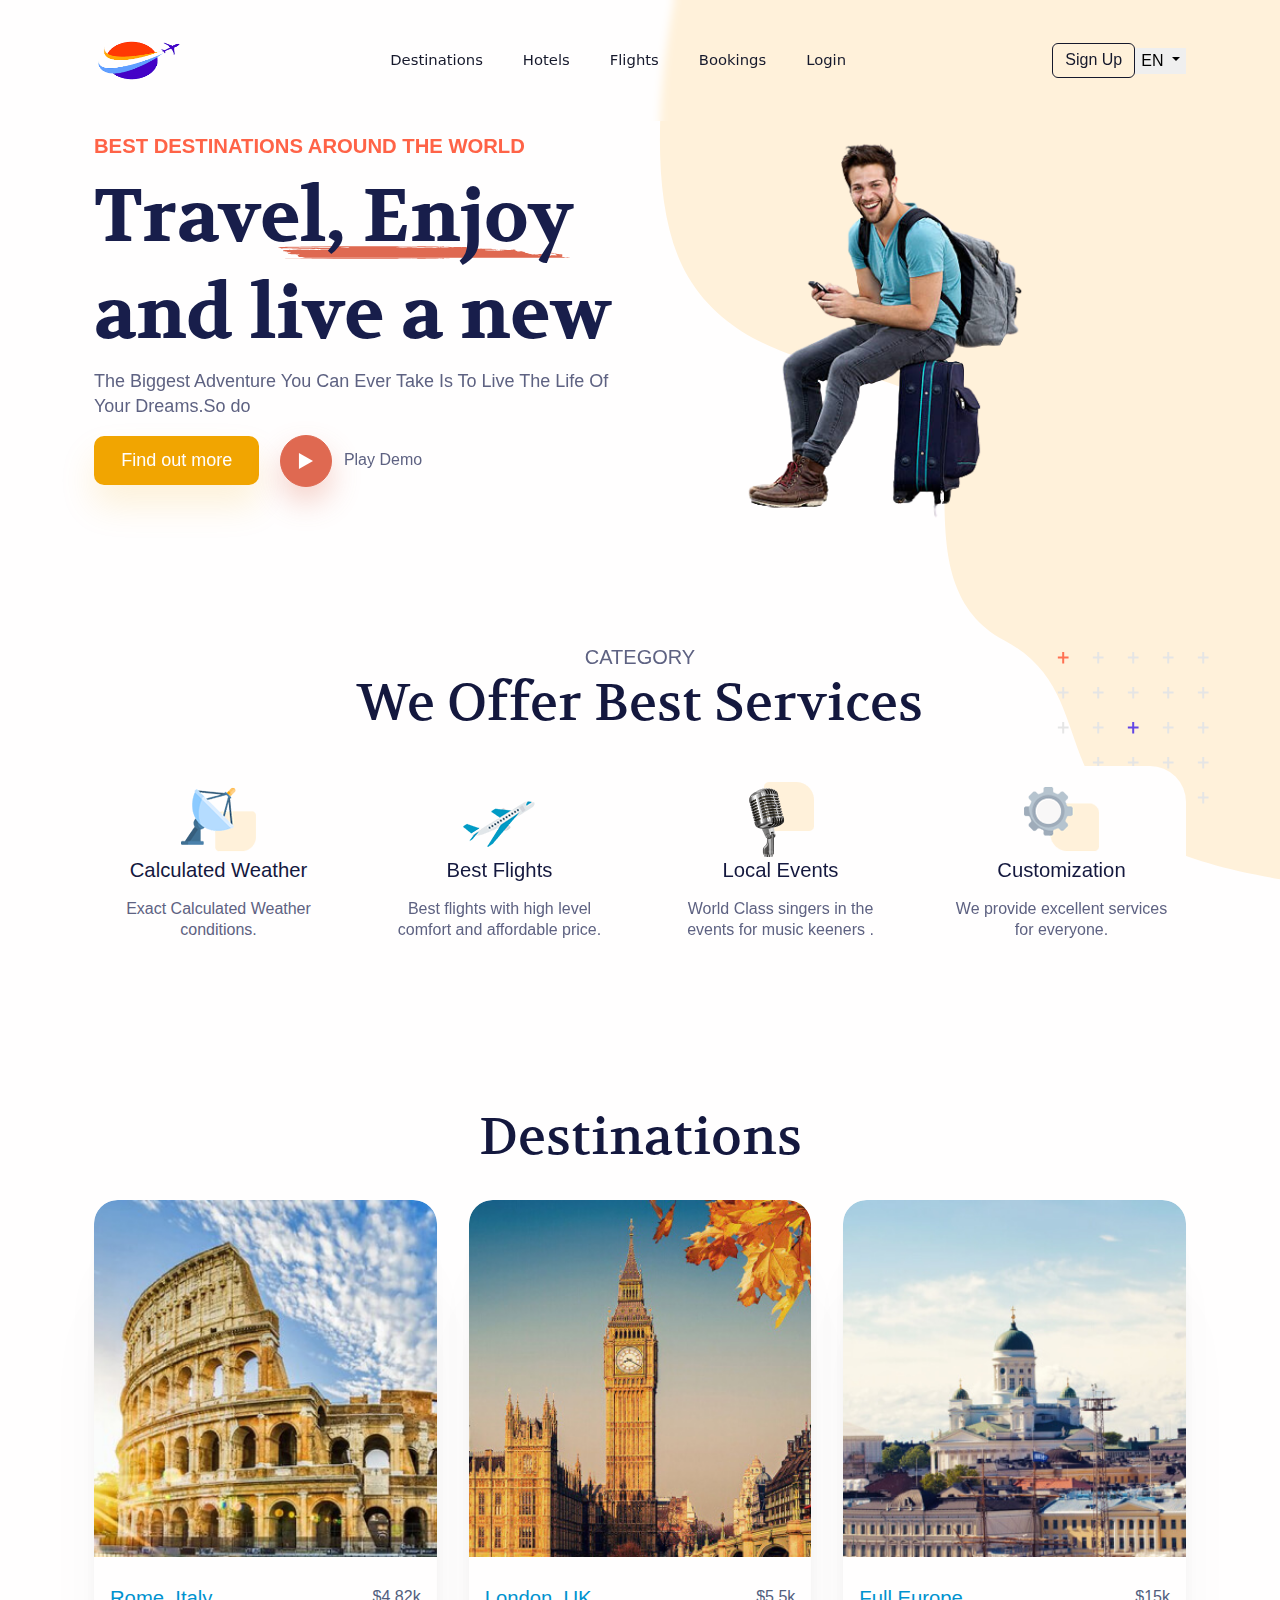
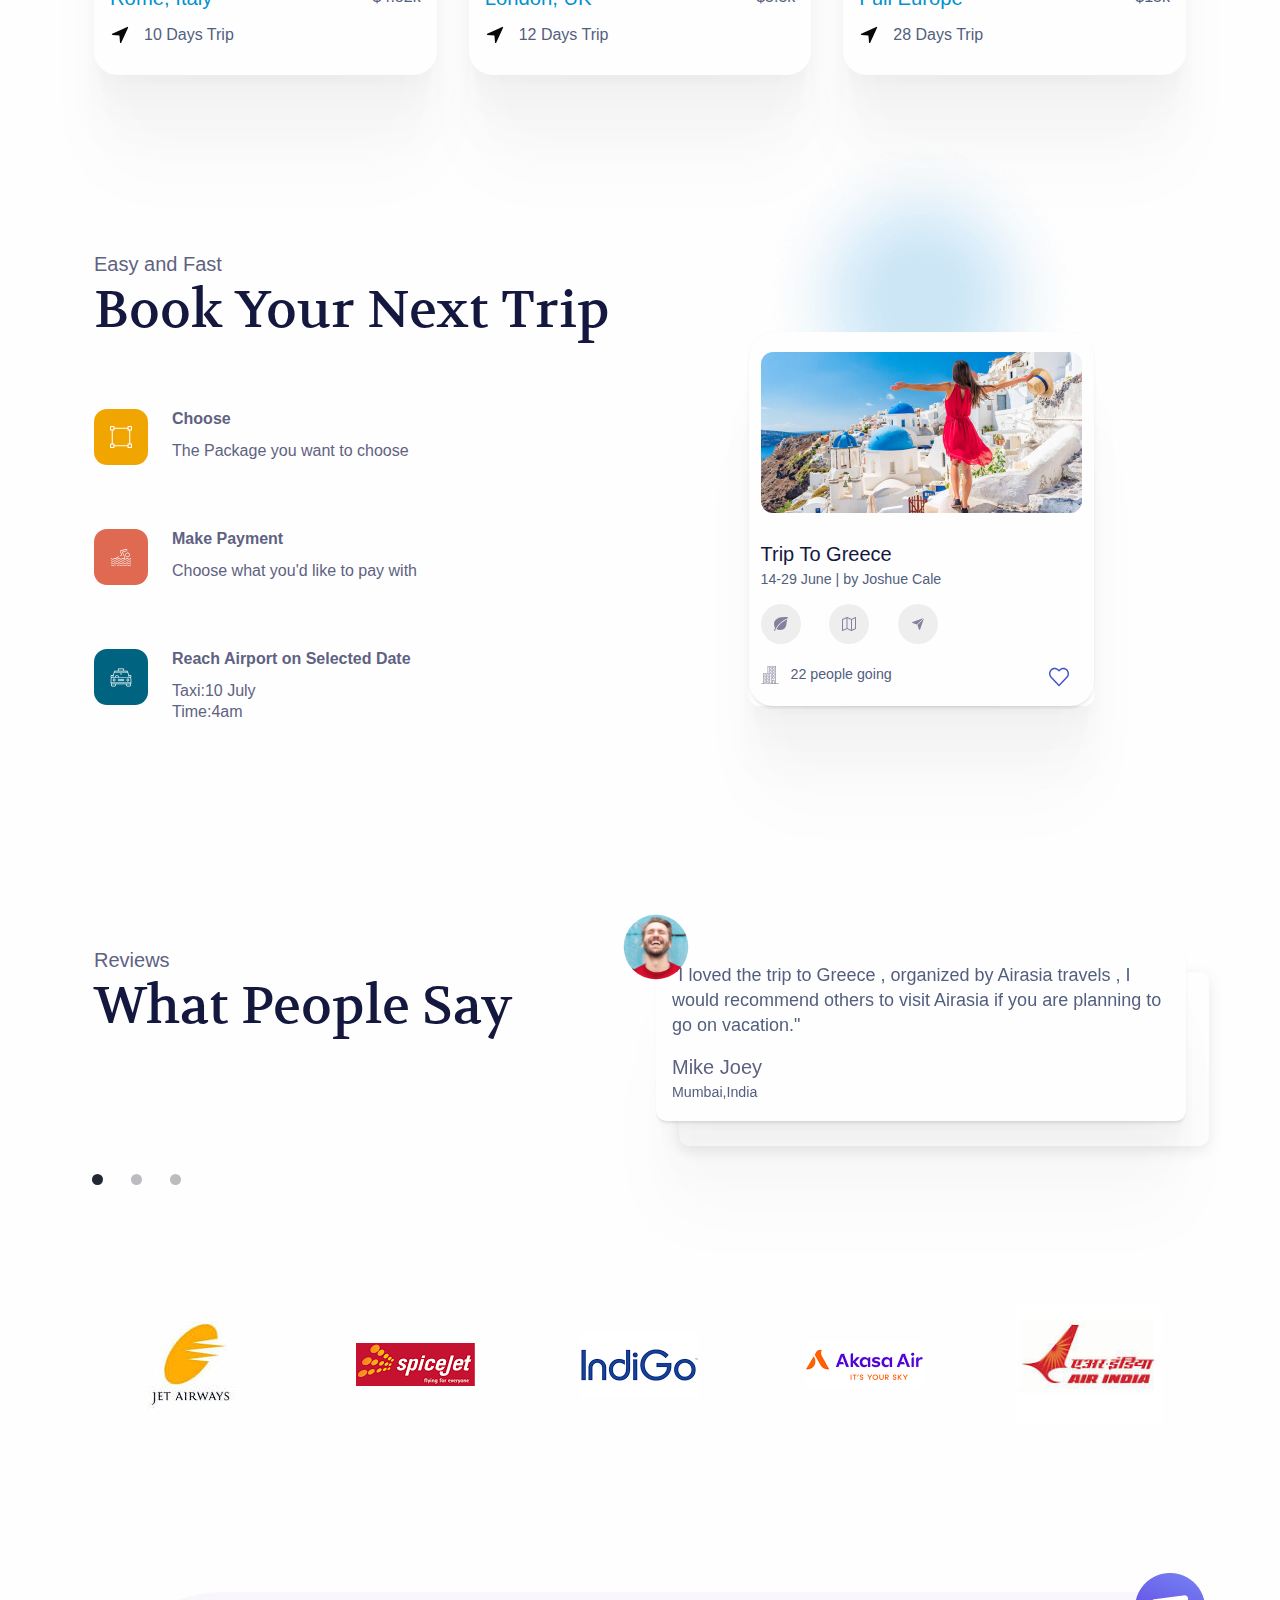
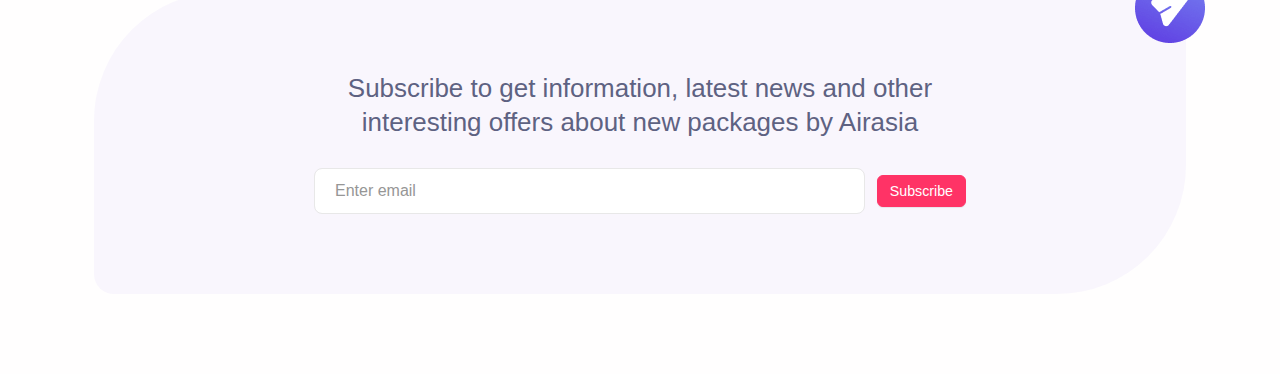
<file: index.html>
<!DOCTYPE html>
<html>

<head>
  <title>Airasia Tours and Travels</title>
  <!-- CSS only -->
  <link rel="stylesheet" href="assets/css/main.css">
  <link rel="stylesheet" href="assets/css/utilities.css">
  <link rel="stylesheet" href="assets/css/style.css">
  <link rel="preconnect" href="https://fonts.googleapis.com">
  <link rel="preconnect" href="https://fonts.gstatic.com" crossorigin>
  <link href="https://fonts.googleapis.com/css2?family=Volkhov:wght@700&display=swap" rel="stylesheet">
</head>

<body>
  <nav class="navbar navbar-expand-lg navbar-light backdrop  fixed-top py-5 d-block"
    data-navbar-on-scroll="data-navbar-on-scroll">

    <div class="container"><a class="navbar-brand" href="#"><img src="./assets/img/logo2-removebg-preview.png" alt="logo" class="logo"></a>
      <button class="navbar-toggler" type="button" data-bs-toggle="collapse" data-bs-target="#navbarSupportedContent"
        aria-controls="navbarSupportedContent" aria-expanded="false" aria-label="Toggle navigation"><span
          class="navbar-toggler-icon"></span>
      </button>
      <div class="collapse navbar-collapse border-top border-lg-0 mt-4 mt-lg-0" id="navbarSupportedContent">
        <ul class="navbar-nav mx-auto font-base mb-2 mb-lg-0 ">
          <li class="nav-item">
            <a class="nav-link  " aria-current="page" href="#">Destinations</a>
          </li>
          <li class="nav-item">
            <a class="nav-link  " aria-current="page" href="#">Hotels</a>
          </li>
          <li class="nav-item">
            <a class="nav-link  " aria-current="page" href="#">Flights</a>
          </li>
          <li class="nav-item">
            <a class="nav-link  " aria-current="page" href="#">Bookings</a>
          </li>

          <li class="nav-item">
            <a class="nav-link " aria-current="page" href="#">Login</a>
          </li>

        </ul>

        <form class="d-flex" role="search">

          <button class="btn btn-outline-dark" type="submit">Sign Up</button>
        </form>
        <div class="language-switch dropdown">
          <button class="dropdown-toggle" type="button" id="dropdownMenuButton1" data-bs-toggle="dropdown"
            aria-expanded="false">
            EN
          </button>
          <ul class="dropdown-menu" aria-labelledby="dropdownMenuButton1">
            <li><a class="dropdown-item" href="#" >EN</a></li>
            <li><a class="dropdown-item" href="#">FR</a></li>
          </ul>
        </div>
      </div>
    </div>
  </nav>


  <section class="pt-24">
    <div class="background-back" style="background-image:url(./assets/img/hero-bg.svg);">
    </div>
    <div class="container">
      <div class="row align-items-center">
        <div class="col-md-5 col-lg-6 order-0 order-md-1 text-end">
          <img class="pt-7 pt-md-0 hero-img" src="./assets/img/man_travelling-removebg-preview.png" alt="hero-header">
        </div>
        <div class="col-md-7 col-lg-6 text-md-start text-center py-6">
          <h4 class="font-bold text-orange mb-3">BEST DESTINATIONS AROUND THE WORLD</h4>
          <h1 class="title1">Travel, Enjoy
            and live a new</h1>
          <p class="mb-4 font-semibold">The Biggest Adventure You Can Ever Take Is To Live The Life Of Your Dreams.So do </p>
          <div class="text-center text-md-start"> <a
              class="btn btn-yellow btn-lg me-md-4 mb-3 mb-md-0 border-0 primary-btn-shadow">
              Find out more
            </a>
            <div class="w-100 d-block d-md-none"></div><span
              class="btn btn-play rounded-circle round-btn-lg playbutton me-3"> <img src="./assets/img/play.svg"
                width="15"></span></a><span class="font-semibold">Play Demo</span>
          </div>
        </div>
      </div>
    </div>

  </section>


  <section class="pt-5 pt-md-9 " id="service">

    <div class="container">
      <div class="position-absolute z-index--1 end-0 d-none d-lg-block"><img src="./assets/img/shape (1).svg"
          style="max-width: 200px" alt="service"></div>
      <div class="mb-7 text-center">
        <h5 class="text-secondary">CATEGORY </h5>
        <h1 class="fs-xl-10 fs-lg-8 fs-7 font ">We Offer Best Services</h1>
      </div>
      <div class="row">
        <div class="col-lg-3 col-sm-6 mb-12">
          <div class="card  shadow-hover rounded-5 text-center align-items-center">
            <div class="card-body p-xxl-5 p-4"> <img src="./assets/img/icon1.png" width="75" alt="Service">
              <h4 class="mb-4">Calculated Weather</h4>
              <h6 class="mb-0 font-semibold servicetext">Exact Calculated Weather conditions.
              </h6>
            </div>
          </div>
        </div>
        <div class="col-lg-3 col-sm-6 mb-12">
          <div class="card  shadow-hover rounded-5 text-center align-items-center">
            <div class="card-body p-xxl-5 p-4"> <img src="./assets/img/icon2.png" width="75" alt="Service">
              <h4 class="mb-4">Best Flights</h4>
              <h6 class="mb-0 font-semibold servicetext">Best flights with high level comfort and affordable price.
              </h6>
            </div>
          </div>
        </div>
        <div class="col-lg-3 col-sm-6 mb-12">
          <div class="card  shadow-hover rounded-5 text-center align-items-center">
            <div class="card-body p-xxl-5 p-4"> <img src="./assets/img/icon3.png" width="75" alt="Service">
              <h4 class="mb-4">Local Events</h4>
              <h6 class="mb-0 font-semibold servicetext">World Class singers in the events for music keeners .</h6>
            </div>
          </div>
        </div>
        <div class="col-lg-3 col-sm-6 mb-12">
          <div class="card shadow-hover rounded-5 text-center align-items-center">
            <div class="card-body p-xxl-5 p-4"> <img src="./assets/img/icon4.png" width="75" alt="Service">
              <h4 class="mb-4">Customization</h4>
              <h6 class="mb-0 font-semibold servicetext">We provide excellent services for everyone.
              </h6>
            </div>
          </div>
        </div>
      </div>

    </div>

  </section>


  <section class="pt-5" id="destination">

    <div class="container py-20">
      <div class="position-absolute end-0 bottom-10  d-none d-xl-block ms-xl-n24"></div>
      <div class="mb-7 text-center">
        <h3 class="fs-xl-10 fs-lg-8 fs-7 font ">Destinations</h3>
      </div>
      <div class="row">
        <div class="col-md-4 mb-4">
          <div class="card overflow-hidden shadowlocation"> <img class="card-img-top" src="./assets/img/dest1.jpg"
              alt="Rome, Italty">
            <div class="card-body py-7 px-4">
              <div class="d-flex flex-column flex-lg-row justify-content-between mb-3">
                <h4 class="text-secondary fw-medium"><a class="link-900 text-decoration-none text-hover" href="#!">Rome,
                    Italy</a></h4><span class="fs-1 fw-medium">$4.82k</span>
              </div>
              <div class="d-flex align-items-center"> <img src="./assets/img/navigation.svg" style="margin-right: 14px"
                  width="20" alt="navigation"><span class="fs-0 fw-medium">10 Days Trip</span></div>
            </div>
          </div>
        </div>
        <div class="col-md-4 mb-4">
          <div class="card overflow-hidden shadowlocation"> <img class="card-img-top" src="./assets/img/dest2.jpg"
              alt="London, UK">
            <div class="card-body py-7 px-4">
              <div class="d-flex flex-column flex-lg-row justify-content-between mb-3">
                <h4 class="text-secondary fw-medium"><a class="link-900 text-decoration-none text-hover"
                    href="#!">London, UK</a></h4><span class="fs-1 fw-medium">$5.5k</span>
              </div>
              <div class="d-flex align-items-center"> <img src="./assets/img/navigation.svg" style="margin-right: 14px"
                  width="20" alt="navigation"><span class="fs-0 fw-medium">12 Days Trip</span></div>
            </div>
          </div>
        </div>
        <div class="col-md-4 mb-4">
          <div class="card overflow-hidden shadowlocation"> <img class="card-img-top" src="./assets/img/dest3.jpg"
              alt="Full Europe">
            <div class="card-body py-7 px-4">
              <div class="d-flex flex-column flex-lg-row justify-content-between mb-3">
                <h4 class="text-secondary fw-medium"><a class="link-900 text-decoration-none text-hover" href="#!">Full
                    Europe</a></h4><span class="fs-1 fw-medium">$15k</span>
              </div>
              <div class="d-flex align-items-center"> <img src="./assets/img/navigation.svg" style="margin-right: 14px"
                  width="20" alt="navigation"><span class="fs-0 fw-medium">28 Days Trip</span></div>
            </div>
          </div>
        </div>
      </div>
    </div><!-- end of .container-->

  </section>

  <section id="booking">

    <div class="container py-20">
      <div class="row align-items-center">
        <div class="col-lg-6">
          <div class="mb-4 text-start">
            <h5 class="text-secondary">Easy and Fast </h5>
            <h3 class="fs-xl-10 fs-lg-8 fs-7 font mb-16">Book Your Next Trip</h3>
          </div>
          <div class="d-flex align-items-start mb-16">
            <div class="bg-yellow me-sm-6 me-3 p-4" style="border-radius: 13px"> <img src="./assets/img/selection.svg"
                width="22" alt="steps"></div>
            <div class="flex-1">
              <h5 class="text-secondary fs-0 font-bold mb-3">Choose</h5>
              <h6 class="h6bold servicetext">The Package you want to choose</h6>
            </div>
          </div>
          <div class="d-flex align-items-start mb-16">
            <div class="bg-dangor me-sm-6 me-3 p-4" style="border-radius: 13px"> <img src="./assets/img/water-sport.svg"
                width="22" alt="steps"></div>
            <div class="flex-1">
              <h5 class="text-secondary fs-0 font-bold mb-3">Make Payment</h5>
              <h6 class="h6bold servicetext">Choose what you'd like to pay with</h6>
            </div>
          </div>
          <div class="d-flex align-items-start mb-16">
            <div class="bg-cyan me-sm-6 me-3 p-4" style="border-radius: 13px"> <img src="./assets/img/taxi.svg" width="22"
                alt="steps"></div>
            <div class="flex-1">
              <h5 class="text-secondary fs-0 font-bold mb-3">Reach Airport on Selected Date</h5>
              <h6 class="h6bold servicetext">Taxi:10 July <br>Time:4am</h6>
            </div>
          </div>
        </div>
        <div class="col-lg-6 d-flex justify-content-center align-items-start">
          <div class="card position-relative shadow" style="max-width: 370px;">
            <div class="position-absolute z-index-1 me-40 me-xxl-0 bgboost">
              <div class="bg-size"><img src="./assets/img/bg.png" alt="shape"></div>
            </div>
            <div class="card-body p-3 shadowlocation"> <img class="mb-7 mt-2 rounded-3 w-100"
                src="./assets/img/booking-img.jpg" alt="booking">
              <div>
                <h5 class="fw-medium">Trip To Greece</h5>
                <p class="fs--1 mb-3 fw-medium">14-29 June | by Joshue Cale</p>
                <div class="icon-group mb-4"> <span class="btn icon-item"> <img src="./assets/img/leaf.svg"
                      alt=""></span><span class="btn icon-item"> <img src="./assets/img/map.svg" alt=""></span><span
                    class="btn icon-item"> <img src="./assets/img/send.svg" alt=""></span>
                </div>
                <div class="d-flex align-items-center justify-content-between">
                  <div class="d-flex align-items-center mt-n1"><img class="me-3" src="./assets/img/building.svg"
                      width="18" alt="building"><span class="fs--1 fw-medium">22 people going</span></div>
                  <div class="show-onhover position-relative">
                    <div
                      class="card hideEl shadow position-absolute end-0 start-xl-50 bottom-full shadowlocation translate-xl-middle-x ms-3"
                      style="width: 260px;border-radius:18px;">
                      <div class="card-body py-3">
                        <div class="d-flex">
                          <div style="margin-right: 10px"> <img class="rounded-circle"
                              src="./assets/img/favorite-placeholder.png" width="50" alt="favorite"></div>
                          <div>
                            <p class="fs--1 mb-1 fw-medium">Ongoing </p>
                            <h5 class="fw-medium mb-3">Trip to rome</h5>
                            <h6 class="fs--1 fw-medium mb-2"><span>40%</span> completed</h6>
                            <div class="progress" style="height: 6px;">
                              <div class="progress-bar" role="progressbar"  aria-valuenow="25"
                                aria-valuemin="0" aria-valuemax="100"></div>
                            </div>
                          </div>
                        </div>
                      </div>
                    </div>
                    <button class="btn"> <img src="./assets/img/heart.svg" width="20" alt="step"></button>
                  </div>
                </div>
              </div>
            </div>
          </div>
        </div>
      </div>
    </div><!-- end of .container-->

  </section>

  <section id="testimonial ">

    <div class="container py-20">
      <div class="row">
        <div class="col-lg-5">
          <div class="mb-8 text-start">
            <h5 class="text-secondary">Reviews </h5>
            <h3 class="fs-xl-10 fs-lg-8 fs-7 fw-bold font">What People Say</h3>
          </div>
        </div>
        <div class="col-lg-1"></div>
        <div class="col-lg-6">
          <div class="ps-16 ps-10 ps-lg-0">
            <div class="carousel slide carousel-fade position-static" id="testimonialIndicator" data-bs-ride="carousel">
              <div class="carousel-indicators">
                <button class="active" type="button" data-bs-target="#testimonialIndicator" data-bs-slide-to="0"
                  aria-label="Testimonial 0" aria-current="true"></button>
                <button class="false" type="button" data-bs-target="#testimonialIndicator" data-bs-slide-to="1"
                  aria-label="Testimonial 1"></button>
                <button class="false" type="button" data-bs-target="#testimonialIndicator" data-bs-slide-to="2"
                  aria-label="Testimonial 2"></button>
              </div>
              <div class="carousel-inner">
                <div class="carousel-item position-relative active">
                  <div class="card shadow" style="border-radius:10px;">
                    <div class="position-absolute start-0 top-0 translate-middle"> <img class="rounded-circle fit-cover"
                        src="assets/img/author.png" height="65" width="65" alt=""></div>
                    <div class="card-body p-4 shadowlocation">
                      <p class="fw-medium mb-4">"I loved the trip to Greece , organized by Airasia travels , I would
                        recommend others to visit Airasia if you are planning to go on vacation."</p>
                      <h5 class="text-secondary">Mike Joey</h5>
                      <p class="fw-medium fs--1 mb-0">Mumbai,India</p>
                    </div>
                  </div>
                  <div class="card shadow-smt position-absolute top-0 z-index-1 mb-4 w-100 h-100"> </div>
                </div> 
                <div class="carousel-item position-relative">
                  <div class="card shadow" style="border-radius:10px;">
                    <div class="position-absolute start-0 top-0 translate-middle"> <img class="rounded-circle fit-cover"
                        src="./assets/img/author2.png" height="65" width="65" alt=""></div>
                    <div class="card-body p-4 shadowlocation">
                      <p class="fw-medium mb-4">"Airasia has affordable package , i would recommend others 
                        to travel with Airasia because of my personal experience."</p>
                      <h5 class="text-secondary">Thomas James</h5>
                      <p class="fw-medium fs--1 mb-0">CEO of Red Button</p>
                    </div>
                  </div>
                  <div class="card shadow-smt position-absolute top-0 z-index-1 mb-4 w-100 h-100"> </div>
                </div>
                <div class="carousel-item position-relative">
                  <div class="card shadow" style="border-radius:10px;">
                    <div class="position-absolute start-0 top-0 translate-middle"> <img class="rounded-circle fit-cover"
                        src="./assets/img/author3.png" height="65" width="65" alt=""></div>
                    <div class="card-body p-4 shadowlocation">
                      <p class="fw-medium mb-4">"It was quite amazing to travel with Airasia i would love
                        to travel again and i would reccomend  "</p>
                      <h5 class="text-secondary">Kelly Willium</h5>
                      <p class="fw-medium fs--1 mb-0">Khulna, Bangladesh</p>
                    </div>
                  </div>
                  <div class="card shadow-smt position-absolute top-0 z-index-1 mb-4 w-100 h-100"> </div>
                </div>
              </div>
              <div
                class="carousel-navigation d-flex flex-column flex-between-center position-absolute end-0 top-lg-50 bottom-0 translate-middle-y z-index-1 me-3 me-lg-0"
                style="height:60px;width:20px;">
                <button class="carousel-control-prev position-static" type="button" data-bs-target="#testimonialIndicator" data-bs-slide="prev"><img src="assets/img/up.svg" width="16" alt="icon"></button>
                <button class="carousel-control-next position-static" type="button"data-bs-target="#testimonialIndicator" data-bs-slide="next"><img src="assets/img/down.svg" width="16" alt="icon"></button>
              </div>
            </div>
          </div>
        </div>
      </div>
    </div><!-- end of .container-->

  </section>

  <div class="position-relative pt-9 pb-lg-20 pb-6 pt-lg-20">
    <div class="container">
      <div class="row row-cols-lg-5 row-cols-md-3 row-cols-2 d-flex align-items-center">
        <div class="col">
          <div class="card shadow-hover mb-4" style="border-radius:10px;">
            <div class="card-body text-center"> <img class="img-fluid" src="./assets/img/Img 1.jfif" alt=""></div>
          </div>
        </div>
        <div class="col">
          <div class="card shadow-hover mb-4" style="border-radius:10px;">
            <div class="card-body text-center"> <img class="img-fluid" src="./assets/img/Img 2.png" alt=""></div>
          </div>
        </div>
        <div class="col">
          <div class="card shadow-hover mb-4" style="border-radius:10px;">
            <div class="card-body text-center"> <img class="img-fluid" src="./assets/img/Img 3.png" alt=""></div>
          </div>
        </div>
        <div class="col">
          <div class="card shadow-hover mb-4" style="border: radius 10px;">
            <div class="card-body text-center"> <img class="img-fluid" src="./assets/img/Img 4.png" alt=""></div>
          </div>
        </div>
        <div class="col">
          <div class="card shadow-hover mb-4" style="border-radius:10px;">
            <div class="card-body text-center"> <img class="img-fluid" src="./assets/img/Img 5.jfif" alt=""></div>
          </div>
        </div>
      </div>
    </div>
  </div>

  <section class="pt-12 pb-20">

    <div class="container">
      <div class="py-20 px-10 position-relative text-center" style="background-color: rgba(223, 215, 249, 0.199);border-radius: 129px 20px 129px 20px;">
        <div class="position-absolute top-0 start-full translate-middle mt-4 ms-md-n4 ms-n7"> <img src="./assets/img/send.png" style="max-width:70px;" alt="send icon"></div>
        <div class="position-absolute end-0 top-0 z-index--1"> </div>
        <div class="position-absolute start-0 bottom-0 ms-3 z-index--1 d-none d-sm-block"> </div>
        <div class="row justify-content-center">
          <div class="col-lg-8 col-md-10">
            <h2 class="text-secondary lh-1-7 mb-7">Subscribe to get information, latest news and other interesting offers about new packages by Airasia</h2>
            <form class="row g-3 align-items-center w-lg-75 mx-auto">
              <div class="col-sm">
                <div class="input-group-icon">
                  <input class="form-control form-little-squirrel-control" type="email" placeholder="Enter email " aria-label="email">
                </div>
              </div>
              <div class="col-sm-auto">
                <button class="btn btn-danger orange-gradient-btn fs--1">Subscribe</button>
              </div>
            </form>
          </div>
        </div>
      </div>
    </div><!-- end of .container-->

  </section>

  <script src="https://cdn.jsdelivr.net/npm/bootstrap@5.2.0/dist/js/bootstrap.bundle.min.js"></script>
  <script src="./assets/js/navbar.js"></script>

</body>
</html>
</file>
<file: assets/css/main.css>
@charset "UTF-8";
:root {
    --x-white: #fff;
    --x-gray-50: #fafafa;
    --x-gray-100: #f5f9fc;
    --x-gray-200: #e7eaf0;
    --x-gray-300: #cfd6df;
    --x-gray-400: #abb6c5;
    --x-gray-500: #8898a9;
    --x-gray-600: #6b7b93;
    --x-gray-700: #525f7f;
    --x-gray-800: #2d3748;
    --x-gray-900: #16192c;
    --x-black: #000;
    --x-blue-100: #ccebff;
    --x-blue-200: #99d6ff;
    --x-blue-300: #66c2ff;
    --x-blue-400: #33adff;
    --x-blue-500: #0099ff;
    --x-blue-600: #007acc;
    --x-blue-700: #005c99;
    --x-blue-800: #003d66;
    --x-blue-900: #001f33;
    --x-indigo-100: #dedffd;
    --x-indigo-200: #bebffb;
    --x-indigo-300: #9da0f9;
    --x-indigo-400: #7d80f7;
    --x-indigo-500: #0073C0;
    --x-indigo-600: #2281e7;
    --x-indigo-700: #373a93;
    --x-indigo-800: #252662;
    --x-indigo-900: #121331;
    --x-purple-100: #e7ddff;
    --x-purple-200: #d0bcff;
    --x-purple-300: #b89aff;
    --x-purple-400: #a179ff;
    --x-purple-500: #8957ff;
    --x-purple-600: #6e46cc;
    --x-purple-700: #523499;
    --x-purple-800: #372366;
    --x-purple-900: #1b1133;
    --x-pink-100: #ffddeb;
    --x-pink-200: #ffbcd7;
    --x-pink-300: #ff9ac2;
    --x-pink-400: #ff79ae;
    --x-pink-500: #ff579a;
    --x-pink-600: #cc467b;
    --x-pink-700: #99345c;
    --x-pink-800: #66233e;
    --x-pink-900: #33111f;
    --x-magenta-100: #fcd6ff;
    --x-magenta-200: #f8adff;
    --x-magenta-300: #f585ff;
    --x-magenta-400: #f15cff;
    --x-magenta-500: #ee33ff;
    --x-magenta-600: #be29cc;
    --x-magenta-700: #8f1f99;
    --x-magenta-800: #5f1466;
    --x-magenta-900: #300a33;
    --x-red-100: #ffd6e0;
    --x-red-200: #ffadc2;
    --x-red-300: #ff85a3;
    --x-red-400: #ff5c85;
    --x-red-500: #ff3366;
    --x-red-600: #cc2952;
    --x-red-700: #991f3d;
    --x-red-800: #661429;
    --x-red-900: #330a14;
    --x-orange-100: #ffe8cc;
    --x-orange-200: #ffd199;
    --x-orange-300: #ffba66;
    --x-orange-400: #ffa333;
    --x-orange-500: #ff8c00;
    --x-orange-600: #cc7000;
    --x-orange-700: #995400;
    --x-orange-800: #663800;
    --x-orange-900: #331c00;
    --x-yellow-100: #fff1cc;
    --x-yellow-200: #ffe499;
    --x-yellow-300: #ffd666;
    --x-yellow-400: #ffc933;
    --x-yellow-500: #ffbb00;
    --x-yellow-600: #cc9600;
    --x-yellow-700: #997000;
    --x-yellow-800: #664b00;
    --x-yellow-900: #332500;
    --x-green-100: #ccf5e7;
    --x-green-200: #99ebcf;
    --x-green-300: #66e0b8;
    --x-green-400: #33d6a0;
    --x-green-500: #00cc88;
    --x-green-600: #00a36d;
    --x-green-700: #007a52;
    --x-green-800: #005236;
    --x-green-900: #00291b;
    --x-teal-100: #d3f8f8;
    --x-teal-200: #a7f1f1;
    --x-teal-300: #7aebeb;
    --x-teal-400: #4ee4e4;
    --x-teal-500: #22dddd;
    --x-teal-600: #1bb1b1;
    --x-teal-700: #148585;
    --x-teal-800: #0e5858;
    --x-teal-900: #072c2c;
    --x-cyan-100: #ccf6ff;
    --x-cyan-200: #99eeff;
    --x-cyan-300: #66e5ff;
    --x-cyan-400: #33ddff;
    --x-cyan-500: #00d4ff;
    --x-cyan-600: #00aacc;
    --x-cyan-700: #007f99;
    --x-cyan-800: #005566;
    --x-cyan-900: #002a33;
    --x-primary: #0073C0;
    --x-shade-primary: #5356dd;
    --x-tint-primary: #6c70f6;
    --x-secondary: #cfd6df;
    --x-shade-secondary: #bac1c9;
    --x-tint-secondary: #d4dae2;
    --x-tertiary: #ff579a;
    --x-shade-tertiary: #e64e8b;
    --x-tint-tertiary: #ff68a4;
    --x-success: #00cc88;
    --x-shade-success: #00b87a;
    --x-tint-success: #1ad194;
    --x-info: #00d4ff;
    --x-shade-info: #00bfe6;
    --x-tint-info: #1ad8ff;
    --x-warning: #ff8c00;
    --x-shade-warning: #e67e00;
    --x-tint-warning: #ff981a;
    --x-danger: #ff3366;
    --x-shade-danger: #e62e5c;
    --x-tint-danger: #ff4775;
    --x-white: #fff;
    --x-shade-white: #e6e6e6;
    --x-tint-white: white;
    --x-light: #fff;
    --x-shade-light: #e6e6e6;
    --x-tint-light: white;
    --x-dark: #16192c;
    --x-shade-dark: #141728;
    --x-tint-dark: #2d3041;
    --x-primary-rgb: 92, 96, 245;
    --x-secondary-rgb: 207, 214, 223;
    --x-tertiary-rgb: 255, 87, 154;
    --x-success-rgb: 0, 204, 136;
    --x-info-rgb: 0, 212, 255;
    --x-warning-rgb: 255, 140, 0;
    --x-danger-rgb: 255, 51, 102;
    --x-white-rgb: 255, 255, 255;
    --x-light-rgb: 255, 255, 255;
    --x-dark-rgb: 22, 25, 44;
    --x-surface-primary: #fff;
    --x-surface-secondary: #f5f9fc;
    --x-surface-tertiary: #fafafa;
    --x-surface-light: #e7eaf0;
    --x-surface-dark: #141729;
    --x-white-rgb: 255, 255, 255;
    --x-black-rgb: 0, 0, 0;
    --x-muted-rgb: 107, 123, 147;
    --x-body-rgb: 82, 95, 127;
    --x-heading-rgb: 22, 25, 44;
    --x-card-rgb: 255, 255, 255;
    --x-font-sans-serif: Inter, ui-sans-serif, system-ui, -apple-system, Segoe UI, Roboto, Helvetica Neue, Arial, Noto Sans, Liberation Sans, sans-serif, Apple Color Emoji, Segoe UI Emoji, Segoe UI Symbol, Noto Color Emoji;
    --x-font-monospace: ui-monospace, SFMono-Regular, Menlo, Monaco, Consolas, "Liberation Mono", "Courier New", monospace;
    --x-font-display: Inter, ui-sans-serif, system-ui, -apple-system, Segoe UI, Roboto, Helvetica Neue, Arial, Noto Sans, Liberation Sans, sans-serif, Apple Color Emoji, Segoe UI Emoji, Segoe UI Symbol, Noto Color Emoji;
    --x-font-serif: ui-serif, Georgia, Cambria, "Times New Roman", Times, serif;
    --x-gradient: linear-gradient( 180deg, rgba(255, 255, 255, 0.15), rgba(255, 255, 255, 0));
    --x-body-font-family: var(--x-font-sans-serif);
    --x-body-font-size: 1rem;
    --x-body-font-weight: 400;
    --x-body-line-height: 1.625;
    --x-body-color: #525f7f;
    --x-body-bg: #fff;
}

*,
*::before,
*::after {
    box-sizing: border-box;
}

@media (prefers-reduced-motion: no-preference) {
     :root {
        scroll-behavior: smooth;
    }
}


.box{
    border: none;
  }

hr {
    margin: 1rem 0;
    color: #e7eaf0;
    background-color: currentColor;
    border: 0;
    opacity: 0.9;
}

hr:not([size]) {
    height: 1px;
}

h6,
.h6,
h5,
.h5,
h4,
.h4,
h3,
.h3,
h2,
.h2,
h1,
.h1 {
    margin-top: 0;
    margin-bottom: 0;
    font-weight: 500;
    line-height: 1.3;
    color: #14183E;
}

h1,
.h1 {
    font-size: 2.25rem;
}

h2,
.h2 {
    font-size: 2rem;
}

h3,
.h3 {
    font-size: 1.75rem;
}

h4,
.h4 {
    font-size: 1.26563rem;
}

h5,
.h5 {
    font-size: 1.25rem;
}

h6,
.h6 {
    font-size: 1rem;
}

p {
    font-size: 15px;
    margin-top: 0;
    margin-bottom: 0;
}

@media (min-width: 768px) {
    p {
        font-size: 18px;
        line-height: 25px;
    }
}

abbr[title],
abbr[data-bs-original-title] {
    -webkit-text-decoration: underline dotted;
    text-decoration: underline dotted;
    cursor: help;
    -webkit-text-decoration-skip-ink: none;
    text-decoration-skip-ink: none;
}

address {
    margin-bottom: 1rem;
    font-style: normal;
    line-height: inherit;
}

ol,
ul {
    padding-left: 2rem;
}

ol,
ul,
dl {
    margin-top: 0;
    margin-bottom: 1rem;
}

ol ol,
ul ul,
ol ul,
ul ol {
    margin-bottom: 0;
}

dt {
    font-weight: 600;
}

dd {
    margin-bottom: 0.5rem;
    margin-left: 0;
}

blockquote {
    margin: 0 0 1rem;
}

b,
strong {
    font-weight: bolder;
}

small,
.small {
    font-size: 0.875em;
}

mark,
.mark {
    padding: 0;
    background-color: #fcf8e3;
}

sub,
sup {
    position: relative;
    font-size: 0.75em;
    line-height: 0;
    vertical-align: baseline;
}

sub {
    bottom: -0.25em;
}

sup {
    top: -0.5em;
}

a {
    color: #0092CF;
    text-decoration: none;
}

a:hover {
    color: #0079ad;
    text-decoration: none;
}

a:not([href]):not([class]),
a:not([href]):not([class]):hover {
    color: inherit;
    text-decoration: none;
}

pre,
code,
kbd,
samp {
    font-family: var(--x-font-monospace);
    font-size: 1em;
    direction: ltr/* rtl:ignore */
    ;
    unicode-bidi: bidi-override;
}

pre {
    display: block;
    margin-top: 0;
    margin-bottom: 1rem;
    overflow: auto;
    font-size: 0.875em;
}

pre code {
    font-size: inherit;
    color: inherit;
    word-break: normal;
}

code {
    font-size: 0.875em;
    color: #ff579a;
    word-wrap: break-word;
}

a>code {
    color: inherit;
}

kbd {
    padding: 0.2rem 0.4rem;
    font-size: 0.875em;
    color: #fff;
    background-color: #16192c;
    border-radius: 0.25rem;
}

kbd kbd {
    padding: 0;
    font-size: 1em;
    font-weight: 600;
}

figure {
    margin: 0 0 1rem;
}

img,
svg {
    vertical-align: middle;
}

table {
    caption-side: bottom;
    border-collapse: collapse;
}

caption {
    padding-top: 1rem;
    padding-bottom: 1rem;
    color: #6b7b93;
    text-align: left;
}

th {
    font-weight: 500;
    text-align: inherit;
    text-align: -webkit-match-parent;
}

thead,
tbody,
tfoot,
tr,
td,
th {
    border-color: inherit;
    border-style: solid;
    border-width: 0;
}

label {
    display: inline-block;
}

button {
    border-radius: 0;
}

button:focus:not(:focus-visible) {
    outline: 0;
}

input,
button,
select,
optgroup,
textarea {
    margin: 0;
    font-family: inherit;
    font-size: inherit;
    line-height: inherit;
}

button,
select {
    text-transform: none;
}

[role="button"] {
    cursor: pointer;
}

select {
    word-wrap: normal;
}

select:disabled {
    opacity: 1;
}

[list]::-webkit-calendar-picker-indicator {
    display: none;
}

button,
[type="button"],
[type="reset"],
[type="submit"] {
    -webkit-appearance: button;
}

button:not(:disabled),
[type="button"]:not(:disabled),
[type="reset"]:not(:disabled),
[type="submit"]:not(:disabled) {
    cursor: pointer;
}

::-moz-focus-inner {
    padding: 0;
    border-style: none;
}

textarea {
    resize: vertical;
}

fieldset {
    min-width: 0;
    padding: 0;
    margin: 0;
    border: 0;
}

legend {
    float: left;
    width: 100%;
    padding: 0;
    margin-bottom: 0.5rem;
    font-size: calc(1.275rem + 0.3vw);
    line-height: inherit;
}

@media (min-width: 1200px) {
    legend {
        font-size: 1.5rem;
    }
}

legend+* {
    clear: left;
}

::-webkit-datetime-edit-fields-wrapper,
::-webkit-datetime-edit-text,
::-webkit-datetime-edit-minute,
::-webkit-datetime-edit-hour-field,
::-webkit-datetime-edit-day-field,
::-webkit-datetime-edit-month-field,
::-webkit-datetime-edit-year-field {
    padding: 0;
}

::-webkit-inner-spin-button {
    height: auto;
}

[type="search"] {
    outline-offset: -2px;
    -webkit-appearance: textfield;
}


/* rtl:raw:
[type="tel"],
[type="url"],
[type="email"],
[type="number"] {
  direction: ltr;
}
*/

::-webkit-search-decoration {
    -webkit-appearance: none;
}

::-webkit-color-swatch-wrapper {
    padding: 0;
}

::-webkit-file-upload-button {
    font: inherit;
}

::file-selector-button {
    font: inherit;
}

::-webkit-file-upload-button {
    font: inherit;
    -webkit-appearance: button;
}

output {
    display: inline-block;
}

iframe {
    border: 0;
}

summary {
    display: list-item;
    cursor: pointer;
}

progress {
    vertical-align: baseline;
}

[hidden] {
    display: none !important;
}

*,
*::before,
*::after {
    border: 0 solid #e7eaf0;
}

iframe {
    display: block;
    /* vertical-align: middle; */
}

figcaption,
figure,
main {
    display: block;
    margin: 0;
}

figure {
    max-width: 100%;
    min-height: 1px;
}

img,
video {
    max-width: 100%;
    height: auto;
}

svg {
    vertical-align: middle;
    overflow: hidden;
}

a {
    outline: none;
}

.cursor-pointer {
    cursor: pointer;
}

.img-fluid {
    max-width: 100%;
    height: auto;
}

.img-thumbnail {
    padding: 0.25rem;
    background-color: #fff;
    border: 1px solid #cfd6df;
    border-radius: 0.375rem;
    box-shadow: 0px 1px 1px 0px rgba(10, 22, 70, 0.1), 0px 0px 1px 0px rgba(10, 22, 70, 0.06);
    max-width: 100%;
}

.figure {
    display: inline-block;
}

.figure-img {
    margin-bottom: 0.5rem;
    line-height: 1;
}

.figure-caption {
    font-size: 0.875em;
    color: #e5e5e5;
}

.container,
.container-fluid,
.container-xxl,
.container-xl,
.container-lg,
.container-md,
.container-sm {
    width: 100%;
    padding-right: var(--x-gutter-x, 1.5rem);
    padding-left: var(--x-gutter-x, 1.5rem);
    margin-right: auto;
    margin-left: auto;
}

@media (min-width: 576px) {
    .container-sm,
    .container {
        max-width: 540px;
    }
}

@media (min-width: 768px) {
    .container-md,
    .container-sm,
    .container {
        max-width: 720px;
    }
}

@media (min-width: 992px) {
    .container-lg,
    .container-md,
    .container-sm,
    .container {
        max-width: 960px;
    }
}

@media (min-width: 1200px) {
    .container-xl,
    .container-lg,
    .container-md,
    .container-sm,
    .container {
        max-width: 1140px;
    }
}

@media (min-width: 1400px) {
    .container-xxl,
    .container-xl,
    .container-lg,
    .container-md,
    .container-sm,
    .container {
        max-width: 1360px;
    }
}


/* @media (min-width: 1600px) {
    .container-xxl,
    .container-xl,
    .container-lg,
    .container-md,
    .container-sm,
    .container {
        max-width: 1400px;
    }
} */

.row {
    --x-gutter-x: 2rem;
    --x-gutter-y: 0;
    display: flex;
    flex-wrap: wrap;
    margin-top: calc(-1 * var(--x-gutter-y));
    margin-right: calc(-0.5 * var(--x-gutter-x));
    margin-left: calc(-0.5 * var(--x-gutter-x));
}

.row>* {
    flex-shrink: 0;
    width: 100%;
    max-width: 100%;
    padding-right: calc(var(--x-gutter-x) * 0.5);
    padding-left: calc(var(--x-gutter-x) * 0.5);
    margin-top: var(--x-gutter-y);
}

.grid {
    display: grid;
    grid-template-rows: repeat(var(--x-rows, 1), 1fr);
    grid-template-columns: repeat(var(--x-columns, 12), 1fr);
    gap: var(--x-gap, 1.5rem);
}

.grid .g-col-1 {
    grid-column: auto/span 1;
}

.grid .g-col-2 {
    grid-column: auto/span 2;
}

.grid .g-col-3 {
    grid-column: auto/span 3;
}

.grid .g-col-4 {
    grid-column: auto/span 4;
}

.grid .g-col-5 {
    grid-column: auto/span 5;
}

.grid .g-col-6 {
    grid-column: auto/span 6;
}

.grid .g-col-7 {
    grid-column: auto/span 7;
}

.grid .g-col-8 {
    grid-column: auto/span 8;
}

.grid .g-col-9 {
    grid-column: auto/span 9;
}

.grid .g-col-10 {
    grid-column: auto/span 10;
}

.grid .g-col-11 {
    grid-column: auto/span 11;
}

.grid .g-col-12 {
    grid-column: auto/span 12;
}

.grid .g-start-1 {
    grid-column-start: 1;
}

.grid .g-start-2 {
    grid-column-start: 2;
}

.grid .g-start-3 {
    grid-column-start: 3;
}

.grid .g-start-4 {
    grid-column-start: 4;
}

.grid .g-start-5 {
    grid-column-start: 5;
}

.grid .g-start-6 {
    grid-column-start: 6;
}

.grid .g-start-7 {
    grid-column-start: 7;
}

.grid .g-start-8 {
    grid-column-start: 8;
}

.grid .g-start-9 {
    grid-column-start: 9;
}

.grid .g-start-10 {
    grid-column-start: 10;
}

.grid .g-start-11 {
    grid-column-start: 11;
}

@media (min-width: 576px) {
    .grid .g-col-sm-1 {
        grid-column: auto/span 1;
    }
    .grid .g-col-sm-2 {
        grid-column: auto/span 2;
    }
    .grid .g-col-sm-3 {
        grid-column: auto/span 3;
    }
    .grid .g-col-sm-4 {
        grid-column: auto/span 4;
    }
    .grid .g-col-sm-5 {
        grid-column: auto/span 5;
    }
    .grid .g-col-sm-6 {
        grid-column: auto/span 6;
    }
    .grid .g-col-sm-7 {
        grid-column: auto/span 7;
    }
    .grid .g-col-sm-8 {
        grid-column: auto/span 8;
    }
    .grid .g-col-sm-9 {
        grid-column: auto/span 9;
    }
    .grid .g-col-sm-10 {
        grid-column: auto/span 10;
    }
    .grid .g-col-sm-11 {
        grid-column: auto/span 11;
    }
    .grid .g-col-sm-12 {
        grid-column: auto/span 12;
    }
    .grid .g-start-sm-1 {
        grid-column-start: 1;
    }
    .grid .g-start-sm-2 {
        grid-column-start: 2;
    }
    .grid .g-start-sm-3 {
        grid-column-start: 3;
    }
    .grid .g-start-sm-4 {
        grid-column-start: 4;
    }
    .grid .g-start-sm-5 {
        grid-column-start: 5;
    }
    .grid .g-start-sm-6 {
        grid-column-start: 6;
    }
    .grid .g-start-sm-7 {
        grid-column-start: 7;
    }
    .grid .g-start-sm-8 {
        grid-column-start: 8;
    }
    .grid .g-start-sm-9 {
        grid-column-start: 9;
    }
    .grid .g-start-sm-10 {
        grid-column-start: 10;
    }
    .grid .g-start-sm-11 {
        grid-column-start: 11;
    }
}

@media (min-width: 768px) {
    .grid .g-col-md-1 {
        grid-column: auto/span 1;
    }
    .grid .g-col-md-2 {
        grid-column: auto/span 2;
    }
    .grid .g-col-md-3 {
        grid-column: auto/span 3;
    }
    .grid .g-col-md-4 {
        grid-column: auto/span 4;
    }
    .grid .g-col-md-5 {
        grid-column: auto/span 5;
    }
    .grid .g-col-md-6 {
        grid-column: auto/span 6;
    }
    .grid .g-col-md-7 {
        grid-column: auto/span 7;
    }
    .grid .g-col-md-8 {
        grid-column: auto/span 8;
    }
    .grid .g-col-md-9 {
        grid-column: auto/span 9;
    }
    .grid .g-col-md-10 {
        grid-column: auto/span 10;
    }
    .grid .g-col-md-11 {
        grid-column: auto/span 11;
    }
    .grid .g-col-md-12 {
        grid-column: auto/span 12;
    }
    .grid .g-start-md-1 {
        grid-column-start: 1;
    }
    .grid .g-start-md-2 {
        grid-column-start: 2;
    }
    .grid .g-start-md-3 {
        grid-column-start: 3;
    }
    .grid .g-start-md-4 {
        grid-column-start: 4;
    }
    .grid .g-start-md-5 {
        grid-column-start: 5;
    }
    .grid .g-start-md-6 {
        grid-column-start: 6;
    }
    .grid .g-start-md-7 {
        grid-column-start: 7;
    }
    .grid .g-start-md-8 {
        grid-column-start: 8;
    }
    .grid .g-start-md-9 {
        grid-column-start: 9;
    }
    .grid .g-start-md-10 {
        grid-column-start: 10;
    }
    .grid .g-start-md-11 {
        grid-column-start: 11;
    }
}

@media (min-width: 992px) {
    .grid .g-col-lg-1 {
        grid-column: auto/span 1;
    }
    .grid .g-col-lg-2 {
        grid-column: auto/span 2;
    }
    .grid .g-col-lg-3 {
        grid-column: auto/span 3;
    }
    .grid .g-col-lg-4 {
        grid-column: auto/span 4;
    }
    .grid .g-col-lg-5 {
        grid-column: auto/span 5;
    }
    .grid .g-col-lg-6 {
        grid-column: auto/span 6;
    }
    .grid .g-col-lg-7 {
        grid-column: auto/span 7;
    }
    .grid .g-col-lg-8 {
        grid-column: auto/span 8;
    }
    .grid .g-col-lg-9 {
        grid-column: auto/span 9;
    }
    .grid .g-col-lg-10 {
        grid-column: auto/span 10;
    }
    .grid .g-col-lg-11 {
        grid-column: auto/span 11;
    }
    .grid .g-col-lg-12 {
        grid-column: auto/span 12;
    }
    .grid .g-start-lg-1 {
        grid-column-start: 1;
    }
    .grid .g-start-lg-2 {
        grid-column-start: 2;
    }
    .grid .g-start-lg-3 {
        grid-column-start: 3;
    }
    .grid .g-start-lg-4 {
        grid-column-start: 4;
    }
    .grid .g-start-lg-5 {
        grid-column-start: 5;
    }
    .grid .g-start-lg-6 {
        grid-column-start: 6;
    }
    .grid .g-start-lg-7 {
        grid-column-start: 7;
    }
    .grid .g-start-lg-8 {
        grid-column-start: 8;
    }
    .grid .g-start-lg-9 {
        grid-column-start: 9;
    }
    .grid .g-start-lg-10 {
        grid-column-start: 10;
    }
    .grid .g-start-lg-11 {
        grid-column-start: 11;
    }
}

@media (min-width: 1200px) {
    .grid .g-col-xl-1 {
        grid-column: auto/span 1;
    }
    .grid .g-col-xl-2 {
        grid-column: auto/span 2;
    }
    .grid .g-col-xl-3 {
        grid-column: auto/span 3;
    }
    .grid .g-col-xl-4 {
        grid-column: auto/span 4;
    }
    .grid .g-col-xl-5 {
        grid-column: auto/span 5;
    }
    .grid .g-col-xl-6 {
        grid-column: auto/span 6;
    }
    .grid .g-col-xl-7 {
        grid-column: auto/span 7;
    }
    .grid .g-col-xl-8 {
        grid-column: auto/span 8;
    }
    .grid .g-col-xl-9 {
        grid-column: auto/span 9;
    }
    .grid .g-col-xl-10 {
        grid-column: auto/span 10;
    }
    .grid .g-col-xl-11 {
        grid-column: auto/span 11;
    }
    .grid .g-col-xl-12 {
        grid-column: auto/span 12;
    }
    .grid .g-start-xl-1 {
        grid-column-start: 1;
    }
    .grid .g-start-xl-2 {
        grid-column-start: 2;
    }
    .grid .g-start-xl-3 {
        grid-column-start: 3;
    }
    .grid .g-start-xl-4 {
        grid-column-start: 4;
    }
    .grid .g-start-xl-5 {
        grid-column-start: 5;
    }
    .grid .g-start-xl-6 {
        grid-column-start: 6;
    }
    .grid .g-start-xl-7 {
        grid-column-start: 7;
    }
    .grid .g-start-xl-8 {
        grid-column-start: 8;
    }
    .grid .g-start-xl-9 {
        grid-column-start: 9;
    }
    .grid .g-start-xl-10 {
        grid-column-start: 10;
    }
    .grid .g-start-xl-11 {
        grid-column-start: 11;
    }
}

@media (min-width: 1400px) {
    .grid .g-col-xxl-1 {
        grid-column: auto/span 1;
    }
    .grid .g-col-xxl-2 {
        grid-column: auto/span 2;
    }
    .grid .g-col-xxl-3 {
        grid-column: auto/span 3;
    }
    .grid .g-col-xxl-4 {
        grid-column: auto/span 4;
    }
    .grid .g-col-xxl-5 {
        grid-column: auto/span 5;
    }
    .grid .g-col-xxl-6 {
        grid-column: auto/span 6;
    }
    .grid .g-col-xxl-7 {
        grid-column: auto/span 7;
    }
    .grid .g-col-xxl-8 {
        grid-column: auto/span 8;
    }
    .grid .g-col-xxl-9 {
        grid-column: auto/span 9;
    }
    .grid .g-col-xxl-10 {
        grid-column: auto/span 10;
    }
    .grid .g-col-xxl-11 {
        grid-column: auto/span 11;
    }
    .grid .g-col-xxl-12 {
        grid-column: auto/span 12;
    }
    .grid .g-start-xxl-1 {
        grid-column-start: 1;
    }
    .grid .g-start-xxl-2 {
        grid-column-start: 2;
    }
    .grid .g-start-xxl-3 {
        grid-column-start: 3;
    }
    .grid .g-start-xxl-4 {
        grid-column-start: 4;
    }
    .grid .g-start-xxl-5 {
        grid-column-start: 5;
    }
    .grid .g-start-xxl-6 {
        grid-column-start: 6;
    }
    .grid .g-start-xxl-7 {
        grid-column-start: 7;
    }
    .grid .g-start-xxl-8 {
        grid-column-start: 8;
    }
    .grid .g-start-xxl-9 {
        grid-column-start: 9;
    }
    .grid .g-start-xxl-10 {
        grid-column-start: 10;
    }
    .grid .g-start-xxl-11 {
        grid-column-start: 11;
    }
}

.col {
    flex: 1 0 0%;
}

.row-cols-auto>* {
    flex: 0 0 auto;
    width: auto;
}

.row-cols-1>* {
    flex: 0 0 auto;
    width: 100%;
}

.row-cols-2>* {
    flex: 0 0 auto;
    width: 50%;
}

.row-cols-3>* {
    flex: 0 0 auto;
    width: 33.3333333333%;
}

.row-cols-4>* {
    flex: 0 0 auto;
    width: 25%;
}

.row-cols-5>* {
    flex: 0 0 auto;
    width: 20%;
}

.row-cols-6>* {
    flex: 0 0 auto;
    width: 16.6666666667%;
}

.col-auto {
    flex: 0 0 auto;
    width: auto;
}

.col-1 {
    flex: 0 0 auto;
    width: 8.33333333%;
}

.col-2 {
    flex: 0 0 auto;
    width: 16.66666667%;
}

.col-3 {
    flex: 0 0 auto;
    width: 25%;
}

.col-4 {
    flex: 0 0 auto;
    width: 33.33333333%;
}

.col-5 {
    flex: 0 0 auto;
    width: 41.66666667%;
}

.col-6 {
    flex: 0 0 auto;
    width: 50%;
}

.col-7 {
    flex: 0 0 auto;
    width: 58.33333333%;
}

.col-8 {
    flex: 0 0 auto;
    width: 66.66666667%;
}

.col-9 {
    flex: 0 0 auto;
    width: 75%;
}

.col-10 {
    flex: 0 0 auto;
    width: 83.33333333%;
}

.col-11 {
    flex: 0 0 auto;
    width: 91.66666667%;
}

.col-12 {
    flex: 0 0 auto;
    width: 100%;
}

.offset-1 {
    margin-left: 8.33333333%;
}

.offset-2 {
    margin-left: 16.66666667%;
}

.offset-3 {
    margin-left: 25%;
}

.offset-4 {
    margin-left: 33.33333333%;
}

.offset-5 {
    margin-left: 41.66666667%;
}

.offset-6 {
    margin-left: 50%;
}

.offset-7 {
    margin-left: 58.33333333%;
}

.offset-8 {
    margin-left: 66.66666667%;
}

.offset-9 {
    margin-left: 75%;
}

.offset-10 {
    margin-left: 83.33333333%;
}

.offset-11 {
    margin-left: 91.66666667%;
}

.g-0,
.gx-0 {
    --x-gutter-x: 0;
}

.g-0,
.gy-0 {
    --x-gutter-y: 0;
}

.g-1,
.gx-1 {
    --x-gutter-x: 0.25rem;
}

.g-1,
.gy-1 {
    --x-gutter-y: 0.25rem;
}

.g-2,
.gx-2 {
    --x-gutter-x: 0.5rem;
}

.g-2,
.gy-2 {
    --x-gutter-y: 0.5rem;
}

.g-3,
.gx-3 {
    --x-gutter-x: 0.75rem;
}

.g-3,
.gy-3 {
    --x-gutter-y: 0.75rem;
}

.g-4,
.gx-4 {
    --x-gutter-x: 1rem;
}

.g-4,
.gy-4 {
    --x-gutter-y: 1rem;
}

.g-5,
.gx-5 {
    --x-gutter-x: 1.25rem;
}

.g-5,
.gy-5 {
    --x-gutter-y: 1.25rem;
}

.g-6,
.gx-6 {
    --x-gutter-x: 1.5rem;
}

.g-6,
.gy-6 {
    --x-gutter-y: 1.5rem;
}

.g-7,
.gx-7 {
    --x-gutter-x: 1.75rem;
}

.g-7,
.gy-7 {
    --x-gutter-y: 1.75rem;
}

.g-8,
.gx-8 {
    --x-gutter-x: 2rem;
}

.g-8,
.gy-8 {
    --x-gutter-y: 2rem;
}

.g-10,
.gx-10 {
    --x-gutter-x: 2.5rem;
}

.g-10,
.gy-10 {
    --x-gutter-y: 2.5rem;
}

.g-12,
.gx-12 {
    --x-gutter-x: 3rem;
}

.g-12,
.gy-12 {
    --x-gutter-y: 3rem;
}

.g-14,
.gx-14 {
    --x-gutter-x: 3.5rem;
}

.g-14,
.gy-14 {
    --x-gutter-y: 3.5rem;
}

.g-16,
.gx-16 {
    --x-gutter-x: 4rem;
}

.g-16,
.gy-16 {
    --x-gutter-y: 4rem;
}

.g-18,
.gx-18 {
    --x-gutter-x: 4.5rem;
}

.g-18,
.gy-18 {
    --x-gutter-y: 4.5rem;
}

.g-20,
.gx-20 {
    --x-gutter-x: 5rem;
}

.g-20,
.gy-20 {
    --x-gutter-y: 5rem;
}

.g-24,
.gx-24 {
    --x-gutter-x: 6rem;
}

.g-24,
.gy-24 {
    --x-gutter-y: 6rem;
}

.g-32,
.gx-32 {
    --x-gutter-x: 8rem;
}

.g-32,
.gy-32 {
    --x-gutter-y: 8rem;
}

.g-40,
.gx-40 {
    --x-gutter-x: 10rem;
}

.g-40,
.gy-40 {
    --x-gutter-y: 10rem;
}

.g-48,
.gx-48 {
    --x-gutter-x: 12rem;
}

.g-48,
.gy-48 {
    --x-gutter-y: 12rem;
}

.g-56,
.gx-56 {
    --x-gutter-x: 14rem;
}

.g-56,
.gy-56 {
    --x-gutter-y: 14rem;
}

.g-64,
.gx-64 {
    --x-gutter-x: 16rem;
}

.g-64,
.gy-64 {
    --x-gutter-y: 16rem;
}

.g-72,
.gx-72 {
    --x-gutter-x: 18rem;
}

.g-72,
.gy-72 {
    --x-gutter-y: 18rem;
}

.g-80,
.gx-80 {
    --x-gutter-x: 20rem;
}

.g-80,
.gy-80 {
    --x-gutter-y: 20rem;
}

.g-88,
.gx-88 {
    --x-gutter-x: 22rem;
}

.g-88,
.gy-88 {
    --x-gutter-y: 22rem;
}

.g-96,
.gx-96 {
    --x-gutter-x: 24rem;
}

.g-96,
.gy-96 {
    --x-gutter-y: 24rem;
}

.g-px,
.gx-px {
    --x-gutter-x: 1px;
}

.g-px,
.gy-px {
    --x-gutter-y: 1px;
}

@media (min-width: 576px) {
    .col-sm {
        flex: 1 0 0%;
    }
    .row-cols-sm-auto>* {
        flex: 0 0 auto;
        width: auto;
    }
    .row-cols-sm-1>* {
        flex: 0 0 auto;
        width: 100%;
    }
    .row-cols-sm-2>* {
        flex: 0 0 auto;
        width: 50%;
    }
    .row-cols-sm-3>* {
        flex: 0 0 auto;
        width: 33.3333333333%;
    }
    .row-cols-sm-4>* {
        flex: 0 0 auto;
        width: 25%;
    }
    .row-cols-sm-5>* {
        flex: 0 0 auto;
        width: 20%;
    }
    .row-cols-sm-6>* {
        flex: 0 0 auto;
        width: 16.6666666667%;
    }
    .col-sm-auto {
        flex: 0 0 auto;
        width: auto;
    }
    .col-sm-1 {
        flex: 0 0 auto;
        width: 8.33333333%;
    }
    .col-sm-2 {
        flex: 0 0 auto;
        width: 16.66666667%;
    }
    .col-sm-3 {
        flex: 0 0 auto;
        width: 25%;
    }
    .col-sm-4 {
        flex: 0 0 auto;
        width: 33.33333333%;
    }
    .col-sm-5 {
        flex: 0 0 auto;
        width: 41.66666667%;
    }
    .col-sm-6 {
        flex: 0 0 auto;
        width: 50%;
    }
    .col-sm-7 {
        flex: 0 0 auto;
        width: 58.33333333%;
    }
    .col-sm-8 {
        flex: 0 0 auto;
        width: 66.66666667%;
    }
    .col-sm-9 {
        flex: 0 0 auto;
        width: 75%;
    }
    .col-sm-10 {
        flex: 0 0 auto;
        width: 83.33333333%;
    }
    .col-sm-11 {
        flex: 0 0 auto;
        width: 91.66666667%;
    }
    .col-sm-12 {
        flex: 0 0 auto;
        width: 100%;
    }
    .offset-sm-0 {
        margin-left: 0;
    }
    .offset-sm-1 {
        margin-left: 8.33333333%;
    }
    .offset-sm-2 {
        margin-left: 16.66666667%;
    }
    .offset-sm-3 {
        margin-left: 25%;
    }
    .offset-sm-4 {
        margin-left: 33.33333333%;
    }
    .offset-sm-5 {
        margin-left: 41.66666667%;
    }
    .offset-sm-6 {
        margin-left: 50%;
    }
    .offset-sm-7 {
        margin-left: 58.33333333%;
    }
    .offset-sm-8 {
        margin-left: 66.66666667%;
    }
    .offset-sm-9 {
        margin-left: 75%;
    }
    .offset-sm-10 {
        margin-left: 83.33333333%;
    }
    .offset-sm-11 {
        margin-left: 91.66666667%;
    }
    .g-sm-0,
    .gx-sm-0 {
        --x-gutter-x: 0;
    }
    .g-sm-0,
    .gy-sm-0 {
        --x-gutter-y: 0;
    }
    .g-sm-1,
    .gx-sm-1 {
        --x-gutter-x: 0.25rem;
    }
    .g-sm-1,
    .gy-sm-1 {
        --x-gutter-y: 0.25rem;
    }
    .g-sm-2,
    .gx-sm-2 {
        --x-gutter-x: 0.5rem;
    }
    .g-sm-2,
    .gy-sm-2 {
        --x-gutter-y: 0.5rem;
    }
    .g-sm-3,
    .gx-sm-3 {
        --x-gutter-x: 0.75rem;
    }
    .g-sm-3,
    .gy-sm-3 {
        --x-gutter-y: 0.75rem;
    }
    .g-sm-4,
    .gx-sm-4 {
        --x-gutter-x: 1rem;
    }
    .g-sm-4,
    .gy-sm-4 {
        --x-gutter-y: 1rem;
    }
    .g-sm-5,
    .gx-sm-5 {
        --x-gutter-x: 1.25rem;
    }
    .g-sm-5,
    .gy-sm-5 {
        --x-gutter-y: 1.25rem;
    }
    .g-sm-6,
    .gx-sm-6 {
        --x-gutter-x: 1.5rem;
    }
    .g-sm-6,
    .gy-sm-6 {
        --x-gutter-y: 1.5rem;
    }
    .g-sm-7,
    .gx-sm-7 {
        --x-gutter-x: 1.75rem;
    }
    .g-sm-7,
    .gy-sm-7 {
        --x-gutter-y: 1.75rem;
    }
    .g-sm-8,
    .gx-sm-8 {
        --x-gutter-x: 2rem;
    }
    .g-sm-8,
    .gy-sm-8 {
        --x-gutter-y: 2rem;
    }
    .g-sm-10,
    .gx-sm-10 {
        --x-gutter-x: 2.5rem;
    }
    .g-sm-10,
    .gy-sm-10 {
        --x-gutter-y: 2.5rem;
    }
    .g-sm-12,
    .gx-sm-12 {
        --x-gutter-x: 3rem;
    }
    .g-sm-12,
    .gy-sm-12 {
        --x-gutter-y: 3rem;
    }
    .g-sm-14,
    .gx-sm-14 {
        --x-gutter-x: 3.5rem;
    }
    .g-sm-14,
    .gy-sm-14 {
        --x-gutter-y: 3.5rem;
    }
    .g-sm-16,
    .gx-sm-16 {
        --x-gutter-x: 4rem;
    }
    .g-sm-16,
    .gy-sm-16 {
        --x-gutter-y: 4rem;
    }
    .g-sm-18,
    .gx-sm-18 {
        --x-gutter-x: 4.5rem;
    }
    .g-sm-18,
    .gy-sm-18 {
        --x-gutter-y: 4.5rem;
    }
    .g-sm-20,
    .gx-sm-20 {
        --x-gutter-x: 5rem;
    }
    .g-sm-20,
    .gy-sm-20 {
        --x-gutter-y: 5rem;
    }
    .g-sm-24,
    .gx-sm-24 {
        --x-gutter-x: 6rem;
    }
    .g-sm-24,
    .gy-sm-24 {
        --x-gutter-y: 6rem;
    }
    .g-sm-32,
    .gx-sm-32 {
        --x-gutter-x: 8rem;
    }
    .g-sm-32,
    .gy-sm-32 {
        --x-gutter-y: 8rem;
    }
    .g-sm-40,
    .gx-sm-40 {
        --x-gutter-x: 10rem;
    }
    .g-sm-40,
    .gy-sm-40 {
        --x-gutter-y: 10rem;
    }
    .g-sm-48,
    .gx-sm-48 {
        --x-gutter-x: 12rem;
    }
    .g-sm-48,
    .gy-sm-48 {
        --x-gutter-y: 12rem;
    }
    .g-sm-56,
    .gx-sm-56 {
        --x-gutter-x: 14rem;
    }
    .g-sm-56,
    .gy-sm-56 {
        --x-gutter-y: 14rem;
    }
    .g-sm-64,
    .gx-sm-64 {
        --x-gutter-x: 16rem;
    }
    .g-sm-64,
    .gy-sm-64 {
        --x-gutter-y: 16rem;
    }
    .g-sm-72,
    .gx-sm-72 {
        --x-gutter-x: 18rem;
    }
    .g-sm-72,
    .gy-sm-72 {
        --x-gutter-y: 18rem;
    }
    .g-sm-80,
    .gx-sm-80 {
        --x-gutter-x: 20rem;
    }
    .g-sm-80,
    .gy-sm-80 {
        --x-gutter-y: 20rem;
    }
    .g-sm-88,
    .gx-sm-88 {
        --x-gutter-x: 22rem;
    }
    .g-sm-88,
    .gy-sm-88 {
        --x-gutter-y: 22rem;
    }
    .g-sm-96,
    .gx-sm-96 {
        --x-gutter-x: 24rem;
    }
    .g-sm-96,
    .gy-sm-96 {
        --x-gutter-y: 24rem;
    }
    .g-sm-px,
    .gx-sm-px {
        --x-gutter-x: 1px;
    }
    .g-sm-px,
    .gy-sm-px {
        --x-gutter-y: 1px;
    }
}

@media (min-width: 768px) {
    .col-md {
        flex: 1 0 0%;
    }
    .row-cols-md-auto>* {
        flex: 0 0 auto;
        width: auto;
    }
    .row-cols-md-1>* {
        flex: 0 0 auto;
        width: 100%;
    }
    .row-cols-md-2>* {
        flex: 0 0 auto;
        width: 50%;
    }
    .row-cols-md-3>* {
        flex: 0 0 auto;
        width: 33.3333333333%;
    }
    .row-cols-md-4>* {
        flex: 0 0 auto;
        width: 25%;
    }
    .row-cols-md-5>* {
        flex: 0 0 auto;
        width: 20%;
    }
    .row-cols-md-6>* {
        flex: 0 0 auto;
        width: 16.6666666667%;
    }
    .col-md-auto {
        flex: 0 0 auto;
        width: auto;
    }
    .col-md-1 {
        flex: 0 0 auto;
        width: 8.33333333%;
    }
    .col-md-2 {
        flex: 0 0 auto;
        width: 16.66666667%;
    }
    .col-md-3 {
        flex: 0 0 auto;
        width: 25%;
    }
    .col-md-4 {
        flex: 0 0 auto;
        width: 33.33333333%;
    }
    .col-md-5 {
        flex: 0 0 auto;
        width: 41.66666667%;
    }
    .col-md-6 {
        flex: 0 0 auto;
        width: 50%;
    }
    .col-md-7 {
        flex: 0 0 auto;
        width: 58.33333333%;
    }
    .col-md-8 {
        flex: 0 0 auto;
        width: 66.66666667%;
    }
    .col-md-9 {
        flex: 0 0 auto;
        width: 75%;
    }
    .col-md-10 {
        flex: 0 0 auto;
        width: 83.33333333%;
    }
    .col-md-11 {
        flex: 0 0 auto;
        width: 91.66666667%;
    }
    .col-md-12 {
        flex: 0 0 auto;
        width: 100%;
    }
    .offset-md-0 {
        margin-left: 0;
    }
    .offset-md-1 {
        margin-left: 8.33333333%;
    }
    .offset-md-2 {
        margin-left: 16.66666667%;
    }
    .offset-md-3 {
        margin-left: 25%;
    }
    .offset-md-4 {
        margin-left: 33.33333333%;
    }
    .offset-md-5 {
        margin-left: 41.66666667%;
    }
    .offset-md-6 {
        margin-left: 50%;
    }
    .offset-md-7 {
        margin-left: 58.33333333%;
    }
    .offset-md-8 {
        margin-left: 66.66666667%;
    }
    .offset-md-9 {
        margin-left: 75%;
    }
    .offset-md-10 {
        margin-left: 83.33333333%;
    }
    .offset-md-11 {
        margin-left: 91.66666667%;
    }
    .g-md-0,
    .gx-md-0 {
        --x-gutter-x: 0;
    }
    .g-md-0,
    .gy-md-0 {
        --x-gutter-y: 0;
    }
    .g-md-1,
    .gx-md-1 {
        --x-gutter-x: 0.25rem;
    }
    .g-md-1,
    .gy-md-1 {
        --x-gutter-y: 0.25rem;
    }
    .g-md-2,
    .gx-md-2 {
        --x-gutter-x: 0.5rem;
    }
    .g-md-2,
    .gy-md-2 {
        --x-gutter-y: 0.5rem;
    }
    .g-md-3,
    .gx-md-3 {
        --x-gutter-x: 0.75rem;
    }
    .g-md-3,
    .gy-md-3 {
        --x-gutter-y: 0.75rem;
    }
    .g-md-4,
    .gx-md-4 {
        --x-gutter-x: 1rem;
    }
    .g-md-4,
    .gy-md-4 {
        --x-gutter-y: 1rem;
    }
    .g-md-5,
    .gx-md-5 {
        --x-gutter-x: 1.25rem;
    }
    .g-md-5,
    .gy-md-5 {
        --x-gutter-y: 1.25rem;
    }
    .g-md-6,
    .gx-md-6 {
        --x-gutter-x: 1.5rem;
    }
    .g-md-6,
    .gy-md-6 {
        --x-gutter-y: 1.5rem;
    }
    .g-md-7,
    .gx-md-7 {
        --x-gutter-x: 1.75rem;
    }
    .g-md-7,
    .gy-md-7 {
        --x-gutter-y: 1.75rem;
    }
    .g-md-8,
    .gx-md-8 {
        --x-gutter-x: 2rem;
    }
    .g-md-8,
    .gy-md-8 {
        --x-gutter-y: 2rem;
    }
    .g-md-10,
    .gx-md-10 {
        --x-gutter-x: 2.5rem;
    }
    .g-md-10,
    .gy-md-10 {
        --x-gutter-y: 2.5rem;
    }
    .g-md-12,
    .gx-md-12 {
        --x-gutter-x: 3rem;
    }
    .g-md-12,
    .gy-md-12 {
        --x-gutter-y: 3rem;
    }
    .g-md-14,
    .gx-md-14 {
        --x-gutter-x: 3.5rem;
    }
    .g-md-14,
    .gy-md-14 {
        --x-gutter-y: 3.5rem;
    }
    .g-md-16,
    .gx-md-16 {
        --x-gutter-x: 4rem;
    }
    .g-md-16,
    .gy-md-16 {
        --x-gutter-y: 4rem;
    }
    .g-md-18,
    .gx-md-18 {
        --x-gutter-x: 4.5rem;
    }
    .g-md-18,
    .gy-md-18 {
        --x-gutter-y: 4.5rem;
    }
    .g-md-20,
    .gx-md-20 {
        --x-gutter-x: 5rem;
    }
    .g-md-20,
    .gy-md-20 {
        --x-gutter-y: 5rem;
    }
    .g-md-24,
    .gx-md-24 {
        --x-gutter-x: 6rem;
    }
    .g-md-24,
    .gy-md-24 {
        --x-gutter-y: 6rem;
    }
    .g-md-32,
    .gx-md-32 {
        --x-gutter-x: 8rem;
    }
    .g-md-32,
    .gy-md-32 {
        --x-gutter-y: 8rem;
    }
    .g-md-40,
    .gx-md-40 {
        --x-gutter-x: 10rem;
    }
    .g-md-40,
    .gy-md-40 {
        --x-gutter-y: 10rem;
    }
    .g-md-48,
    .gx-md-48 {
        --x-gutter-x: 12rem;
    }
    .g-md-48,
    .gy-md-48 {
        --x-gutter-y: 12rem;
    }
    .g-md-56,
    .gx-md-56 {
        --x-gutter-x: 14rem;
    }
    .g-md-56,
    .gy-md-56 {
        --x-gutter-y: 14rem;
    }
    .g-md-64,
    .gx-md-64 {
        --x-gutter-x: 16rem;
    }
    .g-md-64,
    .gy-md-64 {
        --x-gutter-y: 16rem;
    }
    .g-md-72,
    .gx-md-72 {
        --x-gutter-x: 18rem;
    }
    .g-md-72,
    .gy-md-72 {
        --x-gutter-y: 18rem;
    }
    .g-md-80,
    .gx-md-80 {
        --x-gutter-x: 20rem;
    }
    .g-md-80,
    .gy-md-80 {
        --x-gutter-y: 20rem;
    }
    .g-md-88,
    .gx-md-88 {
        --x-gutter-x: 22rem;
    }
    .g-md-88,
    .gy-md-88 {
        --x-gutter-y: 22rem;
    }
    .g-md-96,
    .gx-md-96 {
        --x-gutter-x: 24rem;
    }
    .g-md-96,
    .gy-md-96 {
        --x-gutter-y: 24rem;
    }
    .g-md-px,
    .gx-md-px {
        --x-gutter-x: 1px;
    }
    .g-md-px,
    .gy-md-px {
        --x-gutter-y: 1px;
    }
}

@media (min-width: 992px) {
    .col-lg {
        flex: 1 0 0%;
    }
    .row-cols-lg-auto>* {
        flex: 0 0 auto;
        width: auto;
    }
    .row-cols-lg-1>* {
        flex: 0 0 auto;
        width: 100%;
    }
    .row-cols-lg-2>* {
        flex: 0 0 auto;
        width: 50%;
    }
    .row-cols-lg-3>* {
        flex: 0 0 auto;
        width: 33.3333333333%;
    }
    .row-cols-lg-4>* {
        flex: 0 0 auto;
        width: 25%;
    }
    .row-cols-lg-5>* {
        flex: 0 0 auto;
        width: 20%;
    }
    .row-cols-lg-6>* {
        flex: 0 0 auto;
        width: 16.6666666667%;
    }
    .col-lg-auto {
        flex: 0 0 auto;
        width: auto;
    }
    .col-lg-1 {
        flex: 0 0 auto;
        width: 8.33333333%;
    }
    .col-lg-2 {
        flex: 0 0 auto;
        width: 16.66666667%;
    }
    .col-lg-3 {
        flex: 0 0 auto;
        width: 25%;
    }
    .col-lg-4 {
        flex: 0 0 auto;
        width: 33.33333333%;
    }
    .col-lg-5 {
        flex: 0 0 auto;
        width: 41.66666667%;
    }
    .col-lg-6 {
        flex: 0 0 auto;
        width: 50%;
    }
    .col-lg-7 {
        flex: 0 0 auto;
        width: 58.33333333%;
    }
    .col-lg-8 {
        flex: 0 0 auto;
        width: 66.66666667%;
    }
    .col-lg-9 {
        flex: 0 0 auto;
        width: 75%;
    }
    .col-lg-10 {
        flex: 0 0 auto;
        width: 83.33333333%;
    }
    .col-lg-11 {
        flex: 0 0 auto;
        width: 91.66666667%;
    }
    .col-lg-12 {
        flex: 0 0 auto;
        width: 100%;
    }
    .offset-lg-0 {
        margin-left: 0;
    }
    .offset-lg-1 {
        margin-left: 8.33333333%;
    }
    .offset-lg-2 {
        margin-left: 16.66666667%;
    }
    .offset-lg-3 {
        margin-left: 25%;
    }
    .offset-lg-4 {
        margin-left: 33.33333333%;
    }
    .offset-lg-5 {
        margin-left: 41.66666667%;
    }
    .offset-lg-6 {
        margin-left: 50%;
    }
    .offset-lg-7 {
        margin-left: 58.33333333%;
    }
    .offset-lg-8 {
        margin-left: 66.66666667%;
    }
    .offset-lg-9 {
        margin-left: 75%;
    }
    .offset-lg-10 {
        margin-left: 83.33333333%;
    }
    .offset-lg-11 {
        margin-left: 91.66666667%;
    }
    .g-lg-0,
    .gx-lg-0 {
        --x-gutter-x: 0;
    }
    .g-lg-0,
    .gy-lg-0 {
        --x-gutter-y: 0;
    }
    .g-lg-1,
    .gx-lg-1 {
        --x-gutter-x: 0.25rem;
    }
    .g-lg-1,
    .gy-lg-1 {
        --x-gutter-y: 0.25rem;
    }
    .g-lg-2,
    .gx-lg-2 {
        --x-gutter-x: 0.5rem;
    }
    .g-lg-2,
    .gy-lg-2 {
        --x-gutter-y: 0.5rem;
    }
    .g-lg-3,
    .gx-lg-3 {
        --x-gutter-x: 0.75rem;
    }
    .g-lg-3,
    .gy-lg-3 {
        --x-gutter-y: 0.75rem;
    }
    .g-lg-4,
    .gx-lg-4 {
        --x-gutter-x: 1rem;
    }
    .g-lg-4,
    .gy-lg-4 {
        --x-gutter-y: 1rem;
    }
    .g-lg-5,
    .gx-lg-5 {
        --x-gutter-x: 1.25rem;
    }
    .g-lg-5,
    .gy-lg-5 {
        --x-gutter-y: 1.25rem;
    }
    .g-lg-6,
    .gx-lg-6 {
        --x-gutter-x: 1.5rem;
    }
    .g-lg-6,
    .gy-lg-6 {
        --x-gutter-y: 1.5rem;
    }
    .g-lg-7,
    .gx-lg-7 {
        --x-gutter-x: 1.75rem;
    }
    .g-lg-7,
    .gy-lg-7 {
        --x-gutter-y: 1.75rem;
    }
    .g-lg-8,
    .gx-lg-8 {
        --x-gutter-x: 2rem;
    }
    .g-lg-8,
    .gy-lg-8 {
        --x-gutter-y: 2rem;
    }
    .g-lg-10,
    .gx-lg-10 {
        --x-gutter-x: 2.5rem;
    }
    .g-lg-10,
    .gy-lg-10 {
        --x-gutter-y: 2.5rem;
    }
    .g-lg-12,
    .gx-lg-12 {
        --x-gutter-x: 3rem;
    }
    .g-lg-12,
    .gy-lg-12 {
        --x-gutter-y: 3rem;
    }
    .g-lg-14,
    .gx-lg-14 {
        --x-gutter-x: 3.5rem;
    }
    .g-lg-14,
    .gy-lg-14 {
        --x-gutter-y: 3.5rem;
    }
    .g-lg-16,
    .gx-lg-16 {
        --x-gutter-x: 4rem;
    }
    .g-lg-16,
    .gy-lg-16 {
        --x-gutter-y: 4rem;
    }
    .g-lg-18,
    .gx-lg-18 {
        --x-gutter-x: 4.5rem;
    }
    .g-lg-18,
    .gy-lg-18 {
        --x-gutter-y: 4.5rem;
    }
    .g-lg-20,
    .gx-lg-20 {
        --x-gutter-x: 5rem;
    }
    .g-lg-20,
    .gy-lg-20 {
        --x-gutter-y: 5rem;
    }
    .g-lg-24,
    .gx-lg-24 {
        --x-gutter-x: 6rem;
    }
    .g-lg-24,
    .gy-lg-24 {
        --x-gutter-y: 6rem;
    }
    .g-lg-32,
    .gx-lg-32 {
        --x-gutter-x: 8rem;
    }
    .g-lg-32,
    .gy-lg-32 {
        --x-gutter-y: 8rem;
    }
    .g-lg-40,
    .gx-lg-40 {
        --x-gutter-x: 10rem;
    }
    .g-lg-40,
    .gy-lg-40 {
        --x-gutter-y: 10rem;
    }
    .g-lg-48,
    .gx-lg-48 {
        --x-gutter-x: 12rem;
    }
    .g-lg-48,
    .gy-lg-48 {
        --x-gutter-y: 12rem;
    }
    .g-lg-56,
    .gx-lg-56 {
        --x-gutter-x: 14rem;
    }
    .g-lg-56,
    .gy-lg-56 {
        --x-gutter-y: 14rem;
    }
    .g-lg-64,
    .gx-lg-64 {
        --x-gutter-x: 16rem;
    }
    .g-lg-64,
    .gy-lg-64 {
        --x-gutter-y: 16rem;
    }
    .g-lg-72,
    .gx-lg-72 {
        --x-gutter-x: 18rem;
    }
    .g-lg-72,
    .gy-lg-72 {
        --x-gutter-y: 18rem;
    }
    .g-lg-80,
    .gx-lg-80 {
        --x-gutter-x: 20rem;
    }
    .g-lg-80,
    .gy-lg-80 {
        --x-gutter-y: 20rem;
    }
    .g-lg-88,
    .gx-lg-88 {
        --x-gutter-x: 22rem;
    }
    .g-lg-88,
    .gy-lg-88 {
        --x-gutter-y: 22rem;
    }
    .g-lg-96,
    .gx-lg-96 {
        --x-gutter-x: 24rem;
    }
    .g-lg-96,
    .gy-lg-96 {
        --x-gutter-y: 24rem;
    }
    .g-lg-px,
    .gx-lg-px {
        --x-gutter-x: 1px;
    }
    .g-lg-px,
    .gy-lg-px {
        --x-gutter-y: 1px;
    }
}

@media (min-width: 1200px) {
    .col-xl {
        flex: 1 0 0%;
    }
    .row-cols-xl-auto>* {
        flex: 0 0 auto;
        width: auto;
    }
    .row-cols-xl-1>* {
        flex: 0 0 auto;
        width: 100%;
    }
    .row-cols-xl-2>* {
        flex: 0 0 auto;
        width: 50%;
    }
    .row-cols-xl-3>* {
        flex: 0 0 auto;
        width: 33.3333333333%;
    }
    .row-cols-xl-4>* {
        flex: 0 0 auto;
        width: 25%;
    }
    .row-cols-xl-5>* {
        flex: 0 0 auto;
        width: 20%;
    }
    .row-cols-xl-6>* {
        flex: 0 0 auto;
        width: 16.6666666667%;
    }
    .col-xl-auto {
        flex: 0 0 auto;
        width: auto;
    }
    .col-xl-1 {
        flex: 0 0 auto;
        width: 8.33333333%;
    }
    .col-xl-2 {
        flex: 0 0 auto;
        width: 16.66666667%;
    }
    .col-xl-3 {
        flex: 0 0 auto;
        width: 25%;
    }
    .col-xl-4 {
        flex: 0 0 auto;
        width: 33.33333333%;
    }
    .col-xl-5 {
        flex: 0 0 auto;
        width: 41.66666667%;
    }
    .col-xl-6 {
        flex: 0 0 auto;
        width: 50%;
    }
    .col-xl-7 {
        flex: 0 0 auto;
        width: 58.33333333%;
    }
    .col-xl-8 {
        flex: 0 0 auto;
        width: 66.66666667%;
    }
    .col-xl-9 {
        flex: 0 0 auto;
        width: 75%;
    }
    .col-xl-10 {
        flex: 0 0 auto;
        width: 83.33333333%;
    }
    .col-xl-11 {
        flex: 0 0 auto;
        width: 91.66666667%;
    }
    .col-xl-12 {
        flex: 0 0 auto;
        width: 100%;
    }
    .offset-xl-0 {
        margin-left: 0;
    }
    .offset-xl-1 {
        margin-left: 8.33333333%;
    }
    .offset-xl-2 {
        margin-left: 16.66666667%;
    }
    .offset-xl-3 {
        margin-left: 25%;
    }
    .offset-xl-4 {
        margin-left: 33.33333333%;
    }
    .offset-xl-5 {
        margin-left: 41.66666667%;
    }
    .offset-xl-6 {
        margin-left: 50%;
    }
    .offset-xl-7 {
        margin-left: 58.33333333%;
    }
    .offset-xl-8 {
        margin-left: 66.66666667%;
    }
    .offset-xl-9 {
        margin-left: 75%;
    }
    .offset-xl-10 {
        margin-left: 83.33333333%;
    }
    .offset-xl-11 {
        margin-left: 91.66666667%;
    }
    .g-xl-0,
    .gx-xl-0 {
        --x-gutter-x: 0;
    }
    .g-xl-0,
    .gy-xl-0 {
        --x-gutter-y: 0;
    }
    .g-xl-1,
    .gx-xl-1 {
        --x-gutter-x: 0.25rem;
    }
    .g-xl-1,
    .gy-xl-1 {
        --x-gutter-y: 0.25rem;
    }
    .g-xl-2,
    .gx-xl-2 {
        --x-gutter-x: 0.5rem;
    }
    .g-xl-2,
    .gy-xl-2 {
        --x-gutter-y: 0.5rem;
    }
    .g-xl-3,
    .gx-xl-3 {
        --x-gutter-x: 0.75rem;
    }
    .g-xl-3,
    .gy-xl-3 {
        --x-gutter-y: 0.75rem;
    }
    .g-xl-4,
    .gx-xl-4 {
        --x-gutter-x: 1rem;
    }
    .g-xl-4,
    .gy-xl-4 {
        --x-gutter-y: 1rem;
    }
    .g-xl-5,
    .gx-xl-5 {
        --x-gutter-x: 1.25rem;
    }
    .g-xl-5,
    .gy-xl-5 {
        --x-gutter-y: 1.25rem;
    }
    .g-xl-6,
    .gx-xl-6 {
        --x-gutter-x: 1.5rem;
    }
    .g-xl-6,
    .gy-xl-6 {
        --x-gutter-y: 1.5rem;
    }
    .g-xl-7,
    .gx-xl-7 {
        --x-gutter-x: 1.75rem;
    }
    .g-xl-7,
    .gy-xl-7 {
        --x-gutter-y: 1.75rem;
    }
    .g-xl-8,
    .gx-xl-8 {
        --x-gutter-x: 2rem;
    }
    .g-xl-8,
    .gy-xl-8 {
        --x-gutter-y: 2rem;
    }
    .g-xl-10,
    .gx-xl-10 {
        --x-gutter-x: 2.5rem;
    }
    .g-xl-10,
    .gy-xl-10 {
        --x-gutter-y: 2.5rem;
    }
    .g-xl-12,
    .gx-xl-12 {
        --x-gutter-x: 3rem;
    }
    .g-xl-12,
    .gy-xl-12 {
        --x-gutter-y: 3rem;
    }
    .g-xl-14,
    .gx-xl-14 {
        --x-gutter-x: 3.5rem;
    }
    .g-xl-14,
    .gy-xl-14 {
        --x-gutter-y: 3.5rem;
    }
    .g-xl-16,
    .gx-xl-16 {
        --x-gutter-x: 4rem;
    }
    .g-xl-16,
    .gy-xl-16 {
        --x-gutter-y: 4rem;
    }
    .g-xl-18,
    .gx-xl-18 {
        --x-gutter-x: 4.5rem;
    }
    .g-xl-18,
    .gy-xl-18 {
        --x-gutter-y: 4.5rem;
    }
    .g-xl-20,
    .gx-xl-20 {
        --x-gutter-x: 5rem;
    }
    .g-xl-20,
    .gy-xl-20 {
        --x-gutter-y: 5rem;
    }
    .g-xl-24,
    .gx-xl-24 {
        --x-gutter-x: 6rem;
    }
    .g-xl-24,
    .gy-xl-24 {
        --x-gutter-y: 6rem;
    }
    .g-xl-32,
    .gx-xl-32 {
        --x-gutter-x: 8rem;
    }
    .g-xl-32,
    .gy-xl-32 {
        --x-gutter-y: 8rem;
    }
    .g-xl-40,
    .gx-xl-40 {
        --x-gutter-x: 10rem;
    }
    .g-xl-40,
    .gy-xl-40 {
        --x-gutter-y: 10rem;
    }
    .g-xl-48,
    .gx-xl-48 {
        --x-gutter-x: 12rem;
    }
    .g-xl-48,
    .gy-xl-48 {
        --x-gutter-y: 12rem;
    }
    .g-xl-56,
    .gx-xl-56 {
        --x-gutter-x: 14rem;
    }
    .g-xl-56,
    .gy-xl-56 {
        --x-gutter-y: 14rem;
    }
    .g-xl-64,
    .gx-xl-64 {
        --x-gutter-x: 16rem;
    }
    .g-xl-64,
    .gy-xl-64 {
        --x-gutter-y: 16rem;
    }
    .g-xl-72,
    .gx-xl-72 {
        --x-gutter-x: 18rem;
    }
    .g-xl-72,
    .gy-xl-72 {
        --x-gutter-y: 18rem;
    }
    .g-xl-80,
    .gx-xl-80 {
        --x-gutter-x: 20rem;
    }
    .g-xl-80,
    .gy-xl-80 {
        --x-gutter-y: 20rem;
    }
    .g-xl-88,
    .gx-xl-88 {
        --x-gutter-x: 22rem;
    }
    .g-xl-88,
    .gy-xl-88 {
        --x-gutter-y: 22rem;
    }
    .g-xl-96,
    .gx-xl-96 {
        --x-gutter-x: 24rem;
    }
    .g-xl-96,
    .gy-xl-96 {
        --x-gutter-y: 24rem;
    }
    .g-xl-px,
    .gx-xl-px {
        --x-gutter-x: 1px;
    }
    .g-xl-px,
    .gy-xl-px {
        --x-gutter-y: 1px;
    }
}

@media (min-width: 1400px) {
    .col-xxl {
        flex: 1 0 0%;
    }
    .row-cols-xxl-auto>* {
        flex: 0 0 auto;
        width: auto;
    }
    .row-cols-xxl-1>* {
        flex: 0 0 auto;
        width: 100%;
    }
    .row-cols-xxl-2>* {
        flex: 0 0 auto;
        width: 50%;
    }
    .row-cols-xxl-3>* {
        flex: 0 0 auto;
        width: 33.3333333333%;
    }
    .row-cols-xxl-4>* {
        flex: 0 0 auto;
        width: 25%;
    }
    .row-cols-xxl-5>* {
        flex: 0 0 auto;
        width: 20%;
    }
    .row-cols-xxl-6>* {
        flex: 0 0 auto;
        width: 16.6666666667%;
    }
    .col-xxl-auto {
        flex: 0 0 auto;
        width: auto;
    }
    .col-xxl-1 {
        flex: 0 0 auto;
        width: 8.33333333%;
    }
    .col-xxl-2 {
        flex: 0 0 auto;
        width: 16.66666667%;
    }
    .col-xxl-3 {
        flex: 0 0 auto;
        width: 25%;
    }
    .col-xxl-4 {
        flex: 0 0 auto;
        width: 33.33333333%;
    }
    .col-xxl-5 {
        flex: 0 0 auto;
        width: 41.66666667%;
    }
    .col-xxl-6 {
        flex: 0 0 auto;
        width: 50%;
    }
    .col-xxl-7 {
        flex: 0 0 auto;
        width: 58.33333333%;
    }
    .col-xxl-8 {
        flex: 0 0 auto;
        width: 66.66666667%;
    }
    .col-xxl-9 {
        flex: 0 0 auto;
        width: 75%;
    }
    .col-xxl-10 {
        flex: 0 0 auto;
        width: 83.33333333%;
    }
    .col-xxl-11 {
        flex: 0 0 auto;
        width: 91.66666667%;
    }
    .col-xxl-12 {
        flex: 0 0 auto;
        width: 100%;
    }
    .offset-xxl-0 {
        margin-left: 0;
    }
    .offset-xxl-1 {
        margin-left: 8.33333333%;
    }
    .offset-xxl-2 {
        margin-left: 16.66666667%;
    }
    .offset-xxl-3 {
        margin-left: 25%;
    }
    .offset-xxl-4 {
        margin-left: 33.33333333%;
    }
    .offset-xxl-5 {
        margin-left: 41.66666667%;
    }
    .offset-xxl-6 {
        margin-left: 50%;
    }
    .offset-xxl-7 {
        margin-left: 58.33333333%;
    }
    .offset-xxl-8 {
        margin-left: 66.66666667%;
    }
    .offset-xxl-9 {
        margin-left: 75%;
    }
    .offset-xxl-10 {
        margin-left: 83.33333333%;
    }
    .offset-xxl-11 {
        margin-left: 91.66666667%;
    }
    .g-xxl-0,
    .gx-xxl-0 {
        --x-gutter-x: 0;
    }
    .g-xxl-0,
    .gy-xxl-0 {
        --x-gutter-y: 0;
    }
    .g-xxl-1,
    .gx-xxl-1 {
        --x-gutter-x: 0.25rem;
    }
    .g-xxl-1,
    .gy-xxl-1 {
        --x-gutter-y: 0.25rem;
    }
    .g-xxl-2,
    .gx-xxl-2 {
        --x-gutter-x: 0.5rem;
    }
    .g-xxl-2,
    .gy-xxl-2 {
        --x-gutter-y: 0.5rem;
    }
    .g-xxl-3,
    .gx-xxl-3 {
        --x-gutter-x: 0.75rem;
    }
    .g-xxl-3,
    .gy-xxl-3 {
        --x-gutter-y: 0.75rem;
    }
    .g-xxl-4,
    .gx-xxl-4 {
        --x-gutter-x: 1rem;
    }
    .g-xxl-4,
    .gy-xxl-4 {
        --x-gutter-y: 1rem;
    }
    .g-xxl-5,
    .gx-xxl-5 {
        --x-gutter-x: 1.25rem;
    }
    .g-xxl-5,
    .gy-xxl-5 {
        --x-gutter-y: 1.25rem;
    }
    .g-xxl-6,
    .gx-xxl-6 {
        --x-gutter-x: 1.5rem;
    }
    .g-xxl-6,
    .gy-xxl-6 {
        --x-gutter-y: 1.5rem;
    }
    .g-xxl-7,
    .gx-xxl-7 {
        --x-gutter-x: 1.75rem;
    }
    .g-xxl-7,
    .gy-xxl-7 {
        --x-gutter-y: 1.75rem;
    }
    .g-xxl-8,
    .gx-xxl-8 {
        --x-gutter-x: 2rem;
    }
    .g-xxl-8,
    .gy-xxl-8 {
        --x-gutter-y: 2rem;
    }
    .g-xxl-10,
    .gx-xxl-10 {
        --x-gutter-x: 2.5rem;
    }
    .g-xxl-10,
    .gy-xxl-10 {
        --x-gutter-y: 2.5rem;
    }
    .g-xxl-12,
    .gx-xxl-12 {
        --x-gutter-x: 3rem;
    }
    .g-xxl-12,
    .gy-xxl-12 {
        --x-gutter-y: 3rem;
    }
    .g-xxl-14,
    .gx-xxl-14 {
        --x-gutter-x: 3.5rem;
    }
    .g-xxl-14,
    .gy-xxl-14 {
        --x-gutter-y: 3.5rem;
    }
    .g-xxl-16,
    .gx-xxl-16 {
        --x-gutter-x: 4rem;
    }
    .g-xxl-16,
    .gy-xxl-16 {
        --x-gutter-y: 4rem;
    }
    .g-xxl-18,
    .gx-xxl-18 {
        --x-gutter-x: 4.5rem;
    }
    .g-xxl-18,
    .gy-xxl-18 {
        --x-gutter-y: 4.5rem;
    }
    .g-xxl-20,
    .gx-xxl-20 {
        --x-gutter-x: 5rem;
    }
    .g-xxl-20,
    .gy-xxl-20 {
        --x-gutter-y: 5rem;
    }
    .g-xxl-24,
    .gx-xxl-24 {
        --x-gutter-x: 6rem;
    }
    .g-xxl-24,
    .gy-xxl-24 {
        --x-gutter-y: 6rem;
    }
    .g-xxl-32,
    .gx-xxl-32 {
        --x-gutter-x: 8rem;
    }
    .g-xxl-32,
    .gy-xxl-32 {
        --x-gutter-y: 8rem;
    }
    .g-xxl-40,
    .gx-xxl-40 {
        --x-gutter-x: 10rem;
    }
    .g-xxl-40,
    .gy-xxl-40 {
        --x-gutter-y: 10rem;
    }
    .g-xxl-48,
    .gx-xxl-48 {
        --x-gutter-x: 12rem;
    }
    .g-xxl-48,
    .gy-xxl-48 {
        --x-gutter-y: 12rem;
    }
    .g-xxl-56,
    .gx-xxl-56 {
        --x-gutter-x: 14rem;
    }
    .g-xxl-56,
    .gy-xxl-56 {
        --x-gutter-y: 14rem;
    }
    .g-xxl-64,
    .gx-xxl-64 {
        --x-gutter-x: 16rem;
    }
    .g-xxl-64,
    .gy-xxl-64 {
        --x-gutter-y: 16rem;
    }
    .g-xxl-72,
    .gx-xxl-72 {
        --x-gutter-x: 18rem;
    }
    .g-xxl-72,
    .gy-xxl-72 {
        --x-gutter-y: 18rem;
    }
    .g-xxl-80,
    .gx-xxl-80 {
        --x-gutter-x: 20rem;
    }
    .g-xxl-80,
    .gy-xxl-80 {
        --x-gutter-y: 20rem;
    }
    .g-xxl-88,
    .gx-xxl-88 {
        --x-gutter-x: 22rem;
    }
    .g-xxl-88,
    .gy-xxl-88 {
        --x-gutter-y: 22rem;
    }
    .g-xxl-96,
    .gx-xxl-96 {
        --x-gutter-x: 24rem;
    }
    .g-xxl-96,
    .gy-xxl-96 {
        --x-gutter-y: 24rem;
    }
    .g-xxl-px,
    .gx-xxl-px {
        --x-gutter-x: 1px;
    }
    .g-xxl-px,
    .gy-xxl-px {
        --x-gutter-y: 1px;
    }
}

.lead {
    font-size: 1.125rem;
    font-weight: 400;
}

.display-1 {
    font-size: calc(1.625rem + 4.5vw);
    font-weight: bolder;
    line-height: 1.3;
}

@media (min-width: 1200px) {
    .display-1 {
        font-size: 5rem;
    }
}

.display-2 {
    font-size: calc(1.575rem + 3.9vw);
    font-weight: bolder;
    line-height: 1.3;
}

@media (min-width: 1200px) {
    .display-2 {
        font-size: 4.5rem;
    }
}

.display-3 {
    font-size: calc(1.525rem + 3.3vw);
    font-weight: bolder;
    line-height: 1.3;
}

@media (min-width: 1200px) {
    .display-3 {
        font-size: 4rem;
    }
}

.display-4 {
    font-size: calc(1.475rem + 2.7vw);
    font-weight: bolder;
    line-height: 1.3;
}

@media (min-width: 1200px) {
    .display-4 {
        font-size: 3.5rem;
    }
}

.display-5 {
    font-size: calc(1.425rem + 2.1vw);
    font-weight: bolder;
    line-height: 1.3;
}

@media (min-width: 1200px) {
    .display-5 {
        font-size: 3rem;
    }
}

.display-6 {
    font-size: calc(1.375rem + 1.5vw);
    font-weight: bolder;
    line-height: 1.3;
}

@media (min-width: 1200px) {
    .display-6 {
        font-size: 2.5rem;
    }
}

.list-unstyled {
    padding-left: 0;
    list-style: none;
}

.list-inline {
    padding-left: 0;
    list-style: none;
}

.list-inline-item {
    display: inline-block;
}

.list-inline-item:not(:last-child) {
    margin-right: 0.5rem;
}

.initialism {
    font-size: 0.875em;
    text-transform: uppercase;
}

.blockquote {
    margin-bottom: 1rem;
    font-size: 1.25rem;
}

.blockquote> :last-child {
    margin-bottom: 0;
}

.blockquote-footer {
    margin-top: -1rem;
    margin-bottom: 1rem;
    font-size: 0.875em;
    color: #6b7b93;
}

.blockquote-footer::before {
    content: "— ";
}

.surtitle {
    color: #525f7f;
    font-size: 0.75rem;
    font-weight: 500;
    text-transform: uppercase;
}

.text-highlight-primary {
    background-image: linear-gradient( transparent 66%, rgba(92, 96, 245, 0.15) 34%);
    background-repeat: repeat-x;
}

.text-highlight-secondary {
    background-image: linear-gradient( transparent 66%, rgba(207, 214, 223, 0.15) 34%);
    background-repeat: repeat-x;
}

.text-highlight-tertiary {
    background-image: linear-gradient( transparent 66%, rgba(255, 87, 154, 0.15) 34%);
    background-repeat: repeat-x;
}

.text-highlight-success {
    background-image: linear-gradient( transparent 66%, rgba(0, 204, 136, 0.15) 34%);
    background-repeat: repeat-x;
}

.text-highlight-info {
    background-image: linear-gradient( transparent 66%, rgba(0, 212, 255, 0.15) 34%);
    background-repeat: repeat-x;
}

.text-highlight-warning {
    background-image: linear-gradient( transparent 66%, rgba(255, 140, 0, 0.15) 34%);
    background-repeat: repeat-x;
}

.text-highlight-danger {
    background-image: linear-gradient( transparent 66%, rgba(255, 51, 102, 0.15) 34%);
    background-repeat: repeat-x;
}

.text-highlight-white {
    background-image: linear-gradient( transparent 66%, rgba(255, 255, 255, 0.15) 34%);
    background-repeat: repeat-x;
}

.text-highlight-light {
    background-image: linear-gradient( transparent 66%, rgba(255, 255, 255, 0.15) 34%);
    background-repeat: repeat-x;
}

.text-highlight-dark {
    background-image: linear-gradient( transparent 66%, rgba(22, 25, 44, 0.15) 34%);
    background-repeat: repeat-x;
}

.dropcaps>p {
    margin-top: 1.25rem;
    margin-bottom: 1.25rem;
}

.dropcaps>p:first-child:first-letter {
    font-size: 3.5em;
    font-weight: 700;
    float: left;
    line-height: 1;
    margin-top: 0.05em;
    margin-right: 0.15em;
}

.form-label {
    margin-bottom: 0.75rem;
    font-size: 0.875rem;
    font-weight: 400;
    color: #111827;
}

.col-form-label {
    padding-top: calc(0.75rem + 1px);
    padding-bottom: calc(0.75rem + 1px);
    margin-bottom: 0;
    font-size: inherit;
    font-weight: 500;
    line-height: 1.3;
    color: #16192c;
}

.col-form-label-lg {
    padding-top: calc(1rem + 1px);
    padding-bottom: calc(1rem + 1px);
    font-size: 1rem;
}

.col-form-label-sm {
    padding-top: calc(0.5rem + 1px);
    padding-bottom: calc(0.5rem + 1px);
    font-size: 0.875rem;
}

.form-text {
    margin-top: 0.25rem;
    font-size: 0.875em;
    color: #6b7b93;
}

.form-control {
    display: block;
    width: 100%;
    padding: 0.75rem 1.25rem;
    font-size: 1rem;
    font-weight: 400;
    line-height: 1.3;
    color: #16192c;
    background-color: #fff;
    background-clip: padding-box;
    border: 1px solid #E8E8E8;
    -webkit-appearance: none;
    -moz-appearance: none;
    appearance: none;
    border-radius: 0.5rem;
    /* box-shadow: 0px 1px 2px rgba(50, 50, 71, 0.08); */
    transition: border-color 0.15s ease-in-out, box-shadow 0.15s ease-in-out;
}

@media (prefers-reduced-motion: reduce) {
    .form-control {
        transition: none;
    }
}

.form-control[type="file"] {
    overflow: hidden;
}

.form-control[type="file"]:not(:disabled):not([readonly]) {
    cursor: pointer;
}

.form-control:focus {
    color: #16192c;
    background-color: #fff;
    border-color: #0073C0;
    outline: 0;
    box-shadow: 0px 1px 2px rgba(50, 50, 71, 0.078), 0 0 0 3px rgba(92, 96, 245, 0.251);
}

.form-control::-webkit-date-and-time-value {
    height: 1.3em;
}

.form-control::-moz-placeholder {
    color: #969696;
    opacity: 1;
}

.form-control::placeholder {
    color: #969696;
    opacity: 1;
}

.form-control:disabled,
.form-control[readonly] {
    background-color: #FAFAFA;
    opacity: 1;
}

.form-locked {
    background: url(../images/lock.svg) no-repeat;
    background-size: 14.5px;
    width: 333px;
    background-position: right 1rem center;
}

.form-control::-webkit-file-upload-button {
    padding: 0.75rem 1.25rem;
    margin: -0.75rem -1.25rem;
    -webkit-margin-end: 1.25rem;
    margin-inline-end: 1.25rem;
    color: #16192c;
    background-color: #f5f9fc;
    pointer-events: none;
    border-color: inherit;
    border-style: solid;
    border-width: 0;
    border-inline-end-width: 1px;
    border-radius: 0;
    -webkit-transition: color 0.15s ease-in-out, background-color 0.15s ease-in-out, border-color 0.15s ease-in-out, box-shadow 0.15s ease-in-out;
    transition: color 0.15s ease-in-out, background-color 0.15s ease-in-out, border-color 0.15s ease-in-out, box-shadow 0.15s ease-in-out;
}

.form-control::file-selector-button {
    padding: 0.75rem 1.25rem;
    margin: -0.75rem -1.25rem;
    -webkit-margin-end: 1.25rem;
    margin-inline-end: 1.25rem;
    color: #16192c;
    background-color: #f5f9fc;
    pointer-events: none;
    border-color: inherit;
    border-style: solid;
    border-width: 0;
    border-inline-end-width: 1px;
    border-radius: 0;
    transition: color 0.15s ease-in-out, background-color 0.15s ease-in-out, border-color 0.15s ease-in-out, box-shadow 0.15s ease-in-out;
}

@media (prefers-reduced-motion: reduce) {
    .form-control::-webkit-file-upload-button {
        -webkit-transition: none;
        transition: none;
    }
    .form-control::file-selector-button {
        transition: none;
    }
}

.form-control:hover:not(:disabled):not([readonly])::-webkit-file-upload-button {
    background-color: #e9edef;
}

.form-control:hover:not(:disabled):not([readonly])::file-selector-button {
    background-color: #e9edef;
}

.form-control::-webkit-file-upload-button {
    padding: 0.75rem 1.25rem;
    margin: -0.75rem -1.25rem;
    -webkit-margin-end: 1.25rem;
    margin-inline-end: 1.25rem;
    color: #16192c;
    background-color: #f5f9fc;
    pointer-events: none;
    border-color: inherit;
    border-style: solid;
    border-width: 0;
    border-inline-end-width: 1px;
    border-radius: 0;
    -webkit-transition: color 0.15s ease-in-out, background-color 0.15s ease-in-out, border-color 0.15s ease-in-out, box-shadow 0.15s ease-in-out;
    transition: color 0.15s ease-in-out, background-color 0.15s ease-in-out, border-color 0.15s ease-in-out, box-shadow 0.15s ease-in-out;
}

@media (prefers-reduced-motion: reduce) {
    .form-control::-webkit-file-upload-button {
        -webkit-transition: none;
        transition: none;
    }
}

.form-control:hover:not(:disabled):not([readonly])::-webkit-file-upload-button {
    background-color: #e9edef;
}

.form-control-plaintext {
    display: block;
    width: 100%;
    padding: 0.75rem 0;
    margin-bottom: 0;
    line-height: 1.3;
    color: #525f7f;
    background-color: transparent;
    border: solid transparent;
    border-width: 1px 0;
}

.form-control-plaintext.form-control-sm,
.form-control-plaintext.form-control-lg {
    padding-right: 0;
    padding-left: 0;
}

.form-control-sm {
    min-height: calc(1.3em + 1rem + 2px);
    padding: 0.5rem 1rem;
    font-size: 0.875rem;
    border-radius: 0.375rem;
}

.form-control-sm::-webkit-file-upload-button {
    padding: 0.5rem 1rem;
    margin: -0.5rem -1rem;
    -webkit-margin-end: 1rem;
    margin-inline-end: 1rem;
}

.form-control-sm::file-selector-button {
    padding: 0.5rem 1rem;
    margin: -0.5rem -1rem;
    -webkit-margin-end: 1rem;
    margin-inline-end: 1rem;
}

.form-control-sm::-webkit-file-upload-button {
    padding: 0.5rem 1rem;
    margin: -0.5rem -1rem;
    -webkit-margin-end: 1rem;
    margin-inline-end: 1rem;
}

.form-control-lg {
    min-height: calc(1.3em + 2rem + 2px);
    padding: 1rem 1.5rem;
    font-size: 1rem;
    border-radius: 0.5rem;
}

.form-control-lg::-webkit-file-upload-button {
    padding: 1rem 1.5rem;
    margin: -1rem -1.5rem;
    -webkit-margin-end: 1.5rem;
    margin-inline-end: 1.5rem;
}

.form-control-lg::file-selector-button {
    padding: 1rem 1.5rem;
    margin: -1rem -1.5rem;
    -webkit-margin-end: 1.5rem;
    margin-inline-end: 1.5rem;
}

.form-control-lg::-webkit-file-upload-button {
    padding: 1rem 1.5rem;
    margin: -1rem -1.5rem;
    -webkit-margin-end: 1.5rem;
    margin-inline-end: 1.5rem;
}

textarea.form-control {
    min-height: calc(1.3em + 1.5rem + 2px);
}

textarea.form-control-sm {
    min-height: calc(1.3em + 1rem + 2px);
}

textarea.form-control-lg {
    min-height: calc(1.3em + 2rem + 2px);
}

.form-control-color {
    width: 3rem;
    height: auto;
    padding: 0.75rem;
}

.form-control-color:not(:disabled):not([readonly]) {
    cursor: pointer;
}

.form-control-color::-moz-color-swatch {
    height: 1.3em;
    border-radius: 0.375rem;
}

.form-control-color::-webkit-color-swatch {
    height: 1.3em;
    border-radius: 0.375rem;
}

.form-select {
    display: block;
    width: 100%;
    padding: 0.75rem 3.75rem 0.75rem 1.25rem;
    -moz-padding-start: calc(1.25rem - 3px);
    font-size: 1rem;
    font-weight: 400;
    line-height: 1.3;
    color: #16192c;
    background-color: #fff;
    background-image: url("data:image/svg+xml,%3csvg xmlns='http://www.w3.org/2000/svg' viewBox='0 0 16 16'%3e%3cpath fill='none' stroke='%232D3748' stroke-linecap='round' stroke-linejoin='round' stroke-width='2' d='M2 5l6 6 6-6'/%3e%3c/svg%3e");
    background-repeat: no-repeat;
    background-position: right 1.25rem center;
    background-size: 16px 12px;
    border: 1px solid #e7eaf0;
    border-radius: 0.375rem;
    box-shadow: 0px 1px 2px rgba(50, 50, 71, 0.08);
    transition: border-color 0.15s ease-in-out, box-shadow 0.15s ease-in-out;
    -webkit-appearance: none;
    -moz-appearance: none;
    appearance: none;
}

@media (prefers-reduced-motion: reduce) {
    .form-select {
        transition: none;
    }
}

.form-select:focus {
    border-color: #0073C0;
    outline: 0;
    box-shadow: 0px 1px 2px rgba(50, 50, 71, 0.08), 0 0 0 3px rgba(92, 96, 245, 0.25);
}

.form-select[multiple],
.form-select[size]:not([size="1"]) {
    padding-right: 1.25rem;
    background-image: none;
}

.form-select:disabled {
    color: #8898a9;
    background-color: #e7eaf0;
}

.form-select:-moz-focusring {
    color: transparent;
    text-shadow: 0 0 0 #16192c;
}

.form-select-sm {
    padding-top: 0.5rem;
    padding-bottom: 0.5rem;
    padding-left: 1rem;
    font-size: 0.875rem;
    border-radius: 0.375rem;
}

.form-select-lg {
    padding-top: 1rem;
    padding-bottom: 1rem;
    padding-left: 1.5rem;
    font-size: 1rem;
    border-radius: 0.5rem;
}

.form-check {
    display: block;
    min-height: 1.625rem;
    padding-left: 1.5em;
    margin-bottom: 0;
}

.form-check .form-check-input {
    float: left;
    margin-left: -1.5em;
}

.form-check-input {
    width: 1em;
    height: 1em;
    margin-top: 0.3125em;
    vertical-align: top;
    background-color: #fff;
    background-repeat: no-repeat;
    background-position: center;
    background-size: contain;
    border: 1px solid rgba(0, 0, 0, 0.25);
    -webkit-appearance: none;
    -moz-appearance: none;
    appearance: none;
}

.form-check-input[type="checkbox"] {
    border-radius: 0.25em;
}

.form-check-input[type="radio"] {
    border-radius: 50%;
}

.form-check-input:active {
    filter: brightness(90%);
}

.form-check-input:focus {
    border-color: #0073C0;
    outline: 0;
    box-shadow: 0 0 0 3px rgba(92, 96, 245, 0.25);
}

.form-check-input:checked {
    background-color: #0073C0;
    border-color: #0073C0;
}

.form-check-input:checked[type="checkbox"] {
    background-image: url("data:image/svg+xml,%3csvg xmlns='http://www.w3.org/2000/svg' viewBox='0 0 20 20'%3e%3cpath fill='none' stroke='%23FFF' stroke-linecap='round' stroke-linejoin='round' stroke-width='3' d='M6 10l3 3l6-6'/%3e%3c/svg%3e");
}

.form-check-input:checked[type="radio"] {
    background-image: url("data:image/svg+xml,%3csvg xmlns='http://www.w3.org/2000/svg' viewBox='-4 -4 8 8'%3e%3ccircle r='2' fill='%23FFF'/%3e%3c/svg%3e");
}

.form-check-input[type="checkbox"]:indeterminate {
    background-color: #0073C0;
    border-color: #0073C0;
    background-image: url("data:image/svg+xml,%3csvg xmlns='http://www.w3.org/2000/svg' viewBox='0 0 20 20'%3e%3cpath fill='none' stroke='%23FFF' stroke-linecap='round' stroke-linejoin='round' stroke-width='3' d='M6 10h8'/%3e%3c/svg%3e");
}

.form-check-input:disabled {
    pointer-events: none;
    filter: none;
    opacity: 0.5;
}

.form-check-input[disabled]~.form-check-label,
.form-check-input:disabled~.form-check-label {
    opacity: 0.5;
}

.form-switch {
    padding-left: 3.375em;
}

.form-switch .form-check-input {
    width: 2.875em;
    margin-left: -3.375em;
    background-image: url("data:image/svg+xml,%3csvg xmlns='http://www.w3.org/2000/svg' viewBox='-4 -4 8 8'%3e%3ccircle r='3' fill='rgba%280, 0, 0, 0.25%29'/%3e%3c/svg%3e");
    background-position: left center;
    border-radius: 2.875em;
    transition: background-position 0.15s ease-in-out;
}

@media (prefers-reduced-motion: reduce) {
    .form-switch .form-check-input {
        transition: none;
    }
}

.form-switch .form-check-input:focus {
    background-image: url("data:image/svg+xml,%3csvg xmlns='http://www.w3.org/2000/svg' viewBox='-4 -4 8 8'%3e%3ccircle r='3' fill='%23007AFF'/%3e%3c/svg%3e");
}

.form-switch .form-check-input:checked {
    background-position: right center;
    background-image: url("data:image/svg+xml,%3csvg xmlns='http://www.w3.org/2000/svg' viewBox='-4 -4 8 8'%3e%3ccircle r='3' fill='%23FFF'/%3e%3c/svg%3e");
}

.form-check-inline {
    display: inline-block;
    margin-right: 1rem;
}

.btn-check {
    position: absolute;
    clip: rect(0, 0, 0, 0);
    pointer-events: none;
}

.btn-check[disabled]+.btn,
.btn-check:disabled+.btn {
    pointer-events: none;
    filter: none;
    opacity: 0.65;
}

.form-range {
    width: 100%;
    height: calc(1rem + 6px);
    padding: 0;
    background-color: transparent;
    -webkit-appearance: none;
    -moz-appearance: none;
    appearance: none;
}

.form-range:focus {
    outline: 0;
}

.form-range:focus::-webkit-slider-thumb {
    box-shadow: 0 0 0 1px #fff, 0 0 0 3px rgba(92, 96, 245, 0.25);
}

.form-range:focus::-moz-range-thumb {
    box-shadow: 0 0 0 1px #fff, 0 0 0 3px rgba(92, 96, 245, 0.25);
}

.form-range::-moz-focus-outer {
    border: 0;
}

.form-range::-webkit-slider-thumb {
    width: 1rem;
    height: 1rem;
    margin-top: -0.25rem;
    background-color: #0073C0;
    border: 0;
    border-radius: 1rem;
    box-shadow: 0 0.1rem 0.25rem rgba(0, 0, 0, 0.1);
    -webkit-transition: background-color 0.15s ease-in-out, border-color 0.15s ease-in-out, box-shadow 0.15s ease-in-out;
    transition: background-color 0.15s ease-in-out, border-color 0.15s ease-in-out, box-shadow 0.15s ease-in-out;
    -webkit-appearance: none;
    appearance: none;
}

@media (prefers-reduced-motion: reduce) {
    .form-range::-webkit-slider-thumb {
        -webkit-transition: none;
        transition: none;
    }
}

.form-range::-webkit-slider-thumb:active {
    background-color: #cecffc;
}

.form-range::-webkit-slider-runnable-track {
    width: 100%;
    height: 0.5rem;
    color: transparent;
    cursor: pointer;
    background-color: #cfd6df;
    border-color: transparent;
    border-radius: 1rem;
    box-shadow: inset 0 1px 2px rgba(0, 0, 0, 0.075);
}

.form-range::-moz-range-thumb {
    width: 1rem;
    height: 1rem;
    background-color: #0073C0;
    border: 0;
    border-radius: 1rem;
    box-shadow: 0 0.1rem 0.25rem rgba(0, 0, 0, 0.1);
    -moz-transition: background-color 0.15s ease-in-out, border-color 0.15s ease-in-out, box-shadow 0.15s ease-in-out;
    transition: background-color 0.15s ease-in-out, border-color 0.15s ease-in-out, box-shadow 0.15s ease-in-out;
    -moz-appearance: none;
    appearance: none;
}

@media (prefers-reduced-motion: reduce) {
    .form-range::-moz-range-thumb {
        -moz-transition: none;
        transition: none;
    }
}

.form-range::-moz-range-thumb:active {
    background-color: #cecffc;
}

.form-range::-moz-range-track {
    width: 100%;
    height: 0.5rem;
    color: transparent;
    cursor: pointer;
    background-color: #cfd6df;
    border-color: transparent;
    border-radius: 1rem;
    box-shadow: inset 0 1px 2px rgba(0, 0, 0, 0.075);
}

.form-range:disabled {
    pointer-events: none;
}

.form-range:disabled::-webkit-slider-thumb {
    background-color: #8898a9;
}

.form-range:disabled::-moz-range-thumb {
    background-color: #8898a9;
}

.form-floating {
    position: relative;
}

.form-floating>.form-control,
.form-floating>.form-select {
    height: calc(3.5rem + 2px);
    line-height: 1.25;
}

.form-floating>label {
    position: absolute;
    top: 0;
    left: 0;
    height: 100%;
    padding: 1rem 1.25rem;
    pointer-events: none;
    border: 1px solid transparent;
    transform-origin: 0 0;
    transition: opacity 0.1s ease-in-out, transform 0.1s ease-in-out;
}

@media (prefers-reduced-motion: reduce) {
    .form-floating>label {
        transition: none;
    }
}

.form-floating>.form-control {
    padding: 1rem 1.25rem;
}

.form-floating>.form-control::-moz-placeholder {
    color: transparent;
}

.form-floating>.form-control::placeholder {
    color: transparent;
}

.form-floating>.form-control:not(:-moz-placeholder-shown) {
    padding-top: 1.625rem;
    padding-bottom: 0.625rem;
}

.form-floating>.form-control:focus,
.form-floating>.form-control:not(:placeholder-shown) {
    padding-top: 1.625rem;
    padding-bottom: 0.625rem;
}

.form-floating>.form-control:-webkit-autofill {
    padding-top: 1.625rem;
    padding-bottom: 0.625rem;
}

.form-floating>.form-select {
    padding-top: 1.625rem;
    padding-bottom: 0.625rem;
}

.form-floating>.form-control:not(:-moz-placeholder-shown)~label {
    opacity: 0.65;
    transform: scale(0.85) translateY(-0.5rem) translateX(0.15rem);
}

.form-floating>.form-control:focus~label,
.form-floating>.form-control:not(:placeholder-shown)~label,
.form-floating>.form-select~label {
    opacity: 0.65;
    transform: scale(0.85) translateY(-0.5rem) translateX(0.15rem);
}

.form-floating>.form-control:-webkit-autofill~label {
    opacity: 0.65;
    transform: scale(0.85) translateY(-0.5rem) translateX(0.15rem);
}

.input-group {
    position: relative;
    display: flex;
    flex-wrap: wrap;
    align-items: stretch;
    width: 100%;
}

.input-group>.form-control,
.input-group>.form-select {
    position: relative;
    flex: 1 1 auto;
    width: 1%;
    min-width: 0;
}

.input-group>.form-control:focus,
.input-group>.form-select:focus {
    z-index: 3;
}

.input-group .btn {
    position: relative;
    z-index: 2;
}

.input-group .btn:focus {
    z-index: 3;
}

.input-group-text {
    display: flex;
    align-items: center;
    padding: 0.75rem 1.25rem;
    font-size: 1rem;
    font-weight: 400;
    line-height: 1.3;
    color: #6b7b93;
    text-align: center;
    white-space: nowrap;
    background-color: #f5f9fc;
    border: 1px solid #e7eaf0;
    border-radius: 0.375rem;
}

.input-group-lg>.form-control,
.input-group-lg>.form-select,
.input-group-lg>.input-group-text,
.input-group-lg>.btn {
    padding: 1rem 1.5rem;
    font-size: 1rem;
    border-radius: 0.5rem;
}

.input-group-sm>.form-control,
.input-group-sm>.form-select,
.input-group-sm>.input-group-text,
.input-group-sm>.btn {
    padding: 0.5rem 1rem;
    font-size: 0.875rem;
    border-radius: 0.375rem;
}

.input-group-lg>.form-select,
.input-group-sm>.form-select {
    padding-right: 5rem;
}

.input-group:not(.has-validation)> :not(:last-child):not(.dropdown-toggle):not(.dropdown-menu),
.input-group:not(.has-validation)>.dropdown-toggle:nth-last-child(n+3) {
    border-top-right-radius: 0;
    border-bottom-right-radius: 0;
}

.input-group.has-validation> :nth-last-child(n+3):not(.dropdown-toggle):not(.dropdown-menu),
.input-group.has-validation>.dropdown-toggle:nth-last-child(n+4) {
    border-top-right-radius: 0;
    border-bottom-right-radius: 0;
}

.input-group> :not(:first-child):not(.dropdown-menu):not(.valid-tooltip):not(.valid-feedback):not(.invalid-tooltip):not(.invalid-feedback) {
    margin-left: -1px;
    border-top-left-radius: 0;
    border-bottom-left-radius: 0;
}

.valid-feedback {
    display: none;
    width: 100%;
    margin-top: 0.25rem;
    font-size: 0.875em;
    color: #00cc88;
}

.valid-tooltip {
    position: absolute;
    top: 100%;
    z-index: 5;
    display: none;
    max-width: 100%;
    padding: 0.25rem 0.5rem;
    margin-top: 0.1rem;
    font-size: 0.875rem;
    color: #fff;
    background-color: rgba(0, 204, 136, 0.9);
    border-radius: 0.375rem;
}

.was-validated :valid~.valid-feedback,
.was-validated :valid~.valid-tooltip,
.is-valid~.valid-feedback,
.is-valid~.valid-tooltip {
    display: block;
}

.was-validated .form-control:valid,
.form-control.is-valid {
    border-color: #00cc88;
    padding-right: calc(1.3em + 1.5rem);
    background-image: url("data:image/svg+xml,%3csvg xmlns='http://www.w3.org/2000/svg' viewBox='0 0 8 8'%3e%3cpath fill='%2300CC88' d='M2.3 6.73L.6 4.53c-.4-1.04.46-1.4 1.1-.8l1.1 1.4 3.4-3.8c.6-.63 1.6-.27 1.2.7l-4 4.6c-.43.5-.8.4-1.1.1z'/%3e%3c/svg%3e");
    background-repeat: no-repeat;
    background-position: right calc(0.325em + 0.375rem) center;
    background-size: calc(0.65em + 0.75rem) calc(0.65em + 0.75rem);
}

.was-validated .form-control:valid:focus,
.form-control.is-valid:focus {
    border-color: #00cc88;
    box-shadow: 0 0 0 3px rgba(0, 204, 136, 0.25);
}

.was-validated textarea.form-control:valid,
textarea.form-control.is-valid {
    padding-right: calc(1.3em + 1.5rem);
    background-position: top calc(0.325em + 0.375rem) right calc(0.325em + 0.375rem);
}

.was-validated .form-select:valid,
.form-select.is-valid {
    border-color: #00cc88;
}

.was-validated .form-select:valid:not([multiple]):not([size]),
.was-validated .form-select:valid:not([multiple])[size="1"],
.form-select.is-valid:not([multiple]):not([size]),
.form-select.is-valid:not([multiple])[size="1"] {
    padding-right: 6.875rem;
    background-image: url("data:image/svg+xml,%3csvg xmlns='http://www.w3.org/2000/svg' viewBox='0 0 16 16'%3e%3cpath fill='none' stroke='%232D3748' stroke-linecap='round' stroke-linejoin='round' stroke-width='2' d='M2 5l6 6 6-6'/%3e%3c/svg%3e"), url("data:image/svg+xml,%3csvg xmlns='http://www.w3.org/2000/svg' viewBox='0 0 8 8'%3e%3cpath fill='%2300CC88' d='M2.3 6.73L.6 4.53c-.4-1.04.46-1.4 1.1-.8l1.1 1.4 3.4-3.8c.6-.63 1.6-.27 1.2.7l-4 4.6c-.43.5-.8.4-1.1.1z'/%3e%3c/svg%3e");
    background-position: right 1.25rem center, center right 3.75rem;
    background-size: 16px 12px, calc(0.65em + 0.75rem) calc(0.65em + 0.75rem);
}

.was-validated .form-select:valid:focus,
.form-select.is-valid:focus {
    border-color: #00cc88;
    box-shadow: 0 0 0 3px rgba(0, 204, 136, 0.25);
}

.was-validated .form-check-input:valid,
.form-check-input.is-valid {
    border-color: #00cc88;
}

.was-validated .form-check-input:valid:checked,
.form-check-input.is-valid:checked {
    background-color: #00cc88;
}

.was-validated .form-check-input:valid:focus,
.form-check-input.is-valid:focus {
    box-shadow: 0 0 0 3px rgba(0, 204, 136, 0.25);
}

.was-validated .form-check-input:valid~.form-check-label,
.form-check-input.is-valid~.form-check-label {
    color: #00cc88;
}

.form-check-inline .form-check-input~.valid-feedback {
    margin-left: 0.5em;
}

.was-validated .input-group .form-control:valid,
.input-group .form-control.is-valid,
.was-validated .input-group .form-select:valid,
.input-group .form-select.is-valid {
    z-index: 1;
}

.was-validated .input-group .form-control:valid:focus,
.input-group .form-control.is-valid:focus,
.was-validated .input-group .form-select:valid:focus,
.input-group .form-select.is-valid:focus {
    z-index: 3;
}

.invalid-feedback {
    display: none;
    width: 100%;
    margin-top: 0.25rem;
    font-size: 0.875em;
    color: #ff3366;
}

.invalid-tooltip {
    position: absolute;
    top: 100%;
    z-index: 5;
    display: none;
    max-width: 100%;
    padding: 0.25rem 0.5rem;
    margin-top: 0.1rem;
    font-size: 0.875rem;
    color: #fff;
    background-color: rgba(255, 51, 102, 0.9);
    border-radius: 0.375rem;
}

.was-validated :invalid~.invalid-feedback,
.was-validated :invalid~.invalid-tooltip,
.is-invalid~.invalid-feedback,
.is-invalid~.invalid-tooltip {
    display: block;
}

.was-validated .form-control:invalid,
.form-control.is-invalid {
    border-color: #ff3366;
    padding-right: calc(1.3em + 1.5rem);
    background-image: url("data:image/svg+xml,%3csvg xmlns='http://www.w3.org/2000/svg' viewBox='0 0 12 12' width='12' height='12' fill='none' stroke='%23FF3366'%3e%3ccircle cx='6' cy='6' r='4.5'/%3e%3cpath stroke-linejoin='round' d='M5.8 3.6h.4L6 6.5z'/%3e%3ccircle cx='6' cy='8.2' r='.6' fill='%23FF3366' stroke='none'/%3e%3c/svg%3e");
    background-repeat: no-repeat;
    background-position: right calc(0.325em + 0.375rem) center;
    background-size: calc(0.65em + 0.75rem) calc(0.65em + 0.75rem);
}

.was-validated .form-control:invalid:focus,
.form-control.is-invalid:focus {
    border-color: #ff3366;
    box-shadow: 0 0 0 3px rgba(255, 51, 102, 0.25);
}

.was-validated textarea.form-control:invalid,
textarea.form-control.is-invalid {
    padding-right: calc(1.3em + 1.5rem);
    background-position: top calc(0.325em + 0.375rem) right calc(0.325em + 0.375rem);
}

.was-validated .form-select:invalid,
.form-select.is-invalid {
    border-color: #ff3366;
}

.was-validated .form-select:invalid:not([multiple]):not([size]),
.was-validated .form-select:invalid:not([multiple])[size="1"],
.form-select.is-invalid:not([multiple]):not([size]),
.form-select.is-invalid:not([multiple])[size="1"] {
    padding-right: 6.875rem;
    background-image: url("data:image/svg+xml,%3csvg xmlns='http://www.w3.org/2000/svg' viewBox='0 0 16 16'%3e%3cpath fill='none' stroke='%232D3748' stroke-linecap='round' stroke-linejoin='round' stroke-width='2' d='M2 5l6 6 6-6'/%3e%3c/svg%3e"), url("data:image/svg+xml,%3csvg xmlns='http://www.w3.org/2000/svg' viewBox='0 0 12 12' width='12' height='12' fill='none' stroke='%23FF3366'%3e%3ccircle cx='6' cy='6' r='4.5'/%3e%3cpath stroke-linejoin='round' d='M5.8 3.6h.4L6 6.5z'/%3e%3ccircle cx='6' cy='8.2' r='.6' fill='%23FF3366' stroke='none'/%3e%3c/svg%3e");
    background-position: right 1.25rem center, center right 3.75rem;
    background-size: 16px 12px, calc(0.65em + 0.75rem) calc(0.65em + 0.75rem);
}

.was-validated .form-select:invalid:focus,
.form-select.is-invalid:focus {
    border-color: #ff3366;
    box-shadow: 0 0 0 3px rgba(255, 51, 102, 0.25);
}

.was-validated .form-check-input:invalid,
.form-check-input.is-invalid {
    border-color: #ff3366;
}

.was-validated .form-check-input:invalid:checked,
.form-check-input.is-invalid:checked {
    background-color: #ff3366;
}

.was-validated .form-check-input:invalid:focus,
.form-check-input.is-invalid:focus {
    box-shadow: 0 0 0 3px rgba(255, 51, 102, 0.25);
}

.was-validated .form-check-input:invalid~.form-check-label,
.form-check-input.is-invalid~.form-check-label {
    color: #ff3366;
}

.form-check-inline .form-check-input~.invalid-feedback {
    margin-left: 0.5em;
}

.was-validated .input-group .form-control:invalid,
.input-group .form-control.is-invalid,
.was-validated .input-group .form-select:invalid,
.input-group .form-select.is-invalid {
    z-index: 2;
}

.was-validated .input-group .form-control:invalid:focus,
.input-group .form-control.is-invalid:focus,
.was-validated .input-group .form-select:invalid:focus,
.input-group .form-select.is-invalid:focus {
    z-index: 3;
}

form {
    -webkit-margin-after: 0;
    margin-block-end: 0;
}

.form-control:focus::-moz-placeholder {
    color: #abb6c5;
}

.form-control:focus::placeholder {
    color: #abb6c5;
}

.form-control-muted {
    background-color: #eef0f5;
    border-color: #eef0f5;
}

.form-control-muted:focus {
    background-color: #f1f2f7;
}

.form-control-alt {
    background-color: #fff;
    border-color: #fff;
    box-shadow: 0 0 0 1px rgba(0, 0, 0, 0.1), 0 2px 4px rgba(0, 0, 0, 0.1);
}

.form-control-alt:focus {
    background-color: #fff;
    border-color: transparent;
    box-shadow: 0 0 0 2px #0073C0;
}

.form-control-flush {
    padding: 0;
    border-width: 0;
    background-color: transparent;
    box-shadow: none;
}

.form-control-flush:focus {
    background-color: transparent;
    box-shadow: none;
    border-width: 0;
}

.form-check-label {
    font-size: 0.875rem;
    font-weight: 500;
    color: #16192c;
}

textarea[resize="none"] {
    resize: none !important;
}

textarea[resize="both"] {
    resize: both !important;
}

textarea[resize="vertical"] {
    resize: vertical !important;
}

textarea[resize="horizontal"] {
    resize: horizontal !important;
}

.textarea-autosize {
    display: grid;
}

.textarea-autosize:after {
    content: attr(data-replicated-value) " ";
    white-space: pre-wrap;
    visibility: hidden;
}

.textarea-autosize>textarea {
    resize: none;
    overflow: hidden;
}

.textarea-autosize>textarea,
.textarea-autosize:after {
    border: 1px solid black;
    padding: 0.5rem;
    font: inherit;
    grid-area: 1/1/2/2;
}

.form-group-stacked .form-control,
.form-group-stacked .form-select {
    position: relative;
    box-sizing: border-box;
    height: auto;
}

.form-group-stacked .form-control:focus,
.form-group-stacked .form-select:focus {
    z-index: 2;
}

.form-group-stacked> :first-child .form-control,
.form-group-stacked> :first-child .form-select {
    margin-bottom: -1px;
    border-bottom-right-radius: 0;
    border-bottom-left-radius: 0;
}

.form-group-stacked> :last-child .form-control,
.form-group-stacked> :last-child .form-select {
    border-top-left-radius: 0;
    border-top-right-radius: 0;
}

.form-group-stacked>.row {
    margin: 0;
}

.form-group-stacked>.row> :first-child,
.form-group-stacked>.row> :last-child {
    padding: 0;
}

.form-group-stacked>.row> :first-child .form-control,
.form-group-stacked>.row> :first-child .form-select {
    border-right: 0;
    border-top-right-radius: 0;
    border-bottom-right-radius: 0;
}

.form-group-stacked>.row> :last-child .form-control,
.form-group-stacked>.row> :last-child .form-select {
    border-top-left-radius: 0;
    border-bottom-left-radius: 0;
}

.form-dark .form-control {
    color: rgba(255, 255, 255, 0.9);
    background-color: #2d3041;
    border: 1px solid #2d3041;
}

.form-dark .form-control::-moz-placeholder {
    color: rgba(255, 255, 255, 0.8);
}

.form-dark .form-control::placeholder {
    color: rgba(255, 255, 255, 0.8);
}

.form-dark .form-control:focus {
    background-color: #222537;
    border: 1px solid #222537;
}

.form-dark .form-control:focus::-moz-placeholder {
    color: rgba(255, 255, 255, 0.6);
}

.form-dark .form-control:focus::placeholder {
    color: rgba(255, 255, 255, 0.6);
}

.form-dark .input-group .input-group-text {
    background-color: #2d3041;
    border-color: #2d3041;
    color: rgba(255, 255, 255, 0.9);
}

.form-dark .input-group:focus-within .input-group-text {
    background-color: #222537;
    border-color: #222537;
}

.form-stacked .form-control {
    position: relative;
    box-sizing: border-box;
}

.form-stacked .form-control:first-of-type {
    margin-bottom: -1px;
    border-bottom-right-radius: 0;
    border-bottom-left-radius: 0;
}

.form-stacked .form-control:not(:first-of-type):not(:last-of-type) {
    margin-bottom: -1px;
    border-radius: 0;
}

.form-stacked .form-control:last-of-type {
    border-top-left-radius: 0;
    border-top-right-radius: 0;
}

.form-stacked .form-control:focus {
    z-index: 2;
}

.input-group {
    box-shadow: 0px 1px 2px rgba(50, 50, 71, 0.08);
    border-radius: 0.375rem;
}

.input-group .form-control {
    box-shadow: none;
}

.input-group:focus-within {
    box-shadow: 0px 1px 2px rgba(50, 50, 71, 0.08), 0 0 0 3px rgba(92, 96, 245, 0.25);
}

.input-group:focus-within .input-group-text {
    border-color: #0073C0;
}

.input-group:focus-within .form-control {
    box-shadow: none;
    border-color: #0073C0;
}

.input-group-text {
    transition: border-color 0.15s ease-in-out, box-shadow 0.15s ease-in-out;
}

.input-group-flush .form-control,
.input-group-flush .input-group-text {
    border: 0 !important;
}

.input-group-inline {
    position: relative;
    border-radius: 0.375rem;
}

.input-group-inline.input-group-sm {
    border-radius: 0.375rem;
}

.input-group-inline.input-group-lg {
    border-radius: 0.5rem;
}

.input-group-inline .input-group-text {
    background: #fff;
}

.input-group-inline> :not(:first-child):not(.dropdown-menu):not(.valid-tooltip):not(.valid-feedback):not(.invalid-tooltip):not(.invalid-feedback) {
    margin-left: 0 !important;
    border-left: 0;
    padding-left: 0.25rem;
}

.input-group-inline> :not(:last-child):not(.dropdown-menu):not(.valid-tooltip):not(.valid-feedback):not(.invalid-tooltip):not(.invalid-feedback) {
    margin-right: 0 !important;
    border-right: 0;
    padding-right: 0.25rem;
}

.form-switch {
    min-height: 1.5rem;
}

.form-switch>.form-check-input {
    height: 1.5rem;
    margin-top: 0;
}

.form-switch>.form-check-label {
    margin-top: calc((1.5rem - 1.625 * 1em) / 2);
}

.form-check-linethrough .form-check-input:checked+.form-check-label {
    text-decoration: line-through;
}

.form-item-check {
    position: absolute;
    clip: rect(0, 0, 0, 0);
    pointer-events: none;
    display: none;
}

.form-item-check:hover+.form-item .form-item-click {
    border-color: #0073C0;
}

.form-item-check:checked+.form-item .form-item-click {
    border-color: #0073C0;
}

.form-item-check[disabled]+.form-item .form-item-click,
.form-item-check:disabled+.form-item .form-item-click {
    pointer-events: none;
    filter: none;
    opacity: 0.5;
}

.form-color {
    list-style: none;
    padding: 0;
}

.form-color:after,
.form-color:before {
    content: "";
    display: table;
}

.form-color:after {
    clear: both;
}

.form-color label {
    width: 2.25rem;
    height: 2.25rem;
    float: left;
    padding: 0.375rem;
    margin-bottom: 0;
    margin-right: 0.375rem;
    display: flex;
    align-items: center;
    justify-content: center;
    opacity: 0.7;
    border: 1px solid transparent;
    border-radius: 0.375rem;
    transition: all 0.2s ease-in-out;
    transform: scale(0.95);
}

@media (prefers-reduced-motion: reduce) {
    .form-color label {
        transition: none;
    }
}

.form-color label:hover {
    cursor: pointer;
    opacity: 1;
}

.form-color label i,
.form-color label svg {
    opacity: 0;
    color: rgba(255, 255, 255, 0.9);
}

.form-color input {
    left: -9999px;
    position: absolute;
}

.form-color input:checked+label {
    transform: scale(1.1);
    opacity: 1;
}

.form-color input:checked+label i,
.form-color input:checked+label svg {
    opacity: 1;
}

.form-color-wide label {
    height: 1.5rem;
}

.form-color-xl label {
    width: 5rem;
    height: 5rem;
}

.form-color-xl.form-color-wide label {
    width: 5rem;
    height: 3.5rem;
}

.form-color-lg label {
    width: 3.25rem;
    height: 3.25rem;
}

.form-color-sm label {
    width: 1.25rem;
    height: 1.25rem;
}

.was-validated .input-group:valid .form-control,
.was-validated .input-group:valid .form-select,
.was-validated .input-group:valid .input-group-text,
.input-group.is-valid .form-control,
.input-group.is-valid .form-select,
.input-group.is-valid .input-group-text {
    border-color: #00cc88;
}

.was-validated .input-group:valid:focus-within,
.input-group.is-valid:focus-within {
    border-color: #00cc88;
    box-shadow: 0 0 0 3px rgba(0, 204, 136, 0.25);
}

.was-validated .input-group:invalid .form-control,
.was-validated .input-group:invalid .form-select,
.was-validated .input-group:invalid .input-group-text,
.input-group.is-invalid .form-control,
.input-group.is-invalid .form-select,
.input-group.is-invalid .input-group-text {
    border-color: #ff3366;
}

.was-validated .input-group:invalid:focus-within,
.input-group.is-invalid:focus-within {
    border-color: #ff3366;
    box-shadow: 0 0 0 3px rgba(255, 51, 102, 0.25);
}

.accordion-button {
    position: relative;
    display: flex;
    align-items: center;
    width: 100%;
    padding: 1.5rem 1.25rem;
    font-size: 1rem;
    color: #525f7f;
    text-align: left;
    background-color: transparent;
    border: 0;
    border-radius: 0;
    overflow-anchor: none;
    transition: color 0.15s ease-in-out, background-color 0.15s ease-in-out, border-color 0.15s ease-in-out, box-shadow 0.15s ease-in-out, border-radius 0.15s ease;
}

@media (prefers-reduced-motion: reduce) {
    .accordion-button {
        transition: none;
    }
}

.accordion-button:not(.collapsed) {
    color: #16192c;
    background-color: transparent;
    box-shadow: inset 0 -1px 0 #e7eaf0;
}

.accordion-button:not(.collapsed)::after {
    background-image: url("data:image/svg+xml,%3csvg xmlns='http://www.w3.org/2000/svg' viewBox='0 0 16 16' fill='%2316192C'%3e%3cpath fill-rule='evenodd' d='M4 8a.5.5 0 0 1 .5-.5h7a.5.5 0 0 1 0 1h-7A.5.5 0 0 1 4 8z'/%3e%3c/svg%3e");
    transform: rotate(180deg);
}

.accordion-button::after {
    flex-shrink: 0;
    width: 1.25rem;
    height: 1.25rem;
    margin-left: auto;
    content: "";
    background-image: url("data:image/svg+xml,%3csvg xmlns='http://www.w3.org/2000/svg' viewBox='0 0 16 16' fill='%23525F7F'%3e%3cpath fill-rule='evenodd' d='M8 4a.5.5 0 0 1 .5.5v3h3a.5.5 0 0 1 0 1h-3v3a.5.5 0 0 1-1 0v-3h-3a.5.5 0 0 1 0-1h3v-3A.5.5 0 0 1 8 4z'/%3e%3c/svg%3e");
    background-repeat: no-repeat;
    background-size: 1.25rem;
    transition: transform 0.2s ease-in-out;
}

@media (prefers-reduced-motion: reduce) {
    .accordion-button::after {
        transition: none;
    }
}

.accordion-button:hover {
    z-index: 2;
}

.accordion-button:focus {
    z-index: 3;
    border-color: #e7eaf0;
    outline: 0;
    box-shadow: 0 0 0 3px rgba(92, 96, 245, 0.25);
}

.accordion-header {
    margin-bottom: 0;
}

.accordion-item {
    background-color: transparent;
    border: 1px solid #e7eaf0;
}

.accordion-item:first-of-type {
    border-top-left-radius: 0.375rem;
    border-top-right-radius: 0.375rem;
}

.accordion-item:first-of-type .accordion-button {
    border-top-left-radius: calc(0.375rem - 1px);
    border-top-right-radius: calc(0.375rem - 1px);
}

.accordion-item:not(:first-of-type) {
    border-top: 0;
}

.accordion-item:last-of-type {
    border-bottom-right-radius: 0.375rem;
    border-bottom-left-radius: 0.375rem;
}

.accordion-item:last-of-type .accordion-button.collapsed {
    border-bottom-right-radius: calc(0.375rem - 1px);
    border-bottom-left-radius: calc(0.375rem - 1px);
}

.accordion-item:last-of-type .accordion-collapse {
    border-bottom-right-radius: 0.375rem;
    border-bottom-left-radius: 0.375rem;
}

.accordion-body {
    padding: 1.5rem 1.25rem;
}

.accordion-flush .accordion-collapse {
    border-width: 0;
}

.accordion-flush .accordion-item {
    border-right: 0;
    border-left: 0;
    border-radius: 0;
}

.accordion-flush .accordion-item:first-child {
    border-top: 0;
}

.accordion-flush .accordion-item:last-child {
    border-bottom: 0;
}

.accordion-flush .accordion-item .accordion-button {
    border-radius: 0;
}

.accordion-card .card-header {
    position: relative;
    cursor: pointer;
}

.accordion-card .card-header:after {
    content: "+";
    position: absolute;
    right: 1.5rem;
    top: 50%;
    transform: translateY(-50%);
    font-family: var(--x-font-sans-serif);
    font-weight: 700;
}

.accordion-card .card-header[aria-expanded="false"]:after {
    content: "+";
}

.accordion-card .card-header[aria-expanded="true"]:after {
    content: "-";
}

.accordion-card .card-header[aria-expanded="true"] .heading {
    color: theme-color("primary");
}

.accordion-spaced>.card {
    border-radius: 0.75rem !important;
}

.accordion-spaced>.card:not(:last-of-type) {
    margin-bottom: 1.5rem;
    border: 1px solid #eceef3;
}

.alert {
    position: relative;
    padding: 0.875rem 1rem;
    margin-bottom: 0;
    border: 1px solid transparent;
    border-radius: 0.375rem;
}

.alert-heading {
    color: inherit;
}

.alert-link {
    font-weight: 600;
}

.alert-dismissible {
    padding-right: 3rem;
}

.alert-dismissible .btn-close {
    position: absolute;
    top: 0;
    right: 0;
    z-index: 2;
    padding: 1.09375rem 1rem;
}

.alert-primary {
    color: #5356dd;
    background-color: #efeffe;
    border-color: #dedffd;
}

.alert-primary .alert-link {
    color: #4245b1;
}

.alert-secondary {
    color: #151516;
    background-color: #fafbfc;
    border-color: #f5f7f9;
}

.alert-secondary .alert-link {
    color: #111112;
}

.alert-tertiary {
    color: #e64e8b;
    background-color: #ffeef5;
    border-color: #ffddeb;
}

.alert-tertiary .alert-link {
    color: #b83e6f;
}

.alert-success {
    color: #00b87a;
    background-color: #e6faf3;
    border-color: #ccf5e7;
}

.alert-success .alert-link {
    color: #009362;
}

.alert-info {
    color: #00bfe6;
    background-color: #e6fbff;
    border-color: #ccf6ff;
}

.alert-info .alert-link {
    color: #0099b8;
}

.alert-warning {
    color: #e67e00;
    background-color: #fff4e6;
    border-color: #ffe8cc;
}

.alert-warning .alert-link {
    color: #b86500;
}

.alert-danger {
    color: #e62e5c;
    background-color: #ffebf0;
    border-color: #ffd6e0;
}

.alert-danger .alert-link {
    color: #b8254a;
}

.alert-white {
    color: #1a1a1a;
    background-color: white;
    border-color: white;
}

.alert-white .alert-link {
    color: #151515;
}

.alert-light {
    color: #1a1a1a;
    background-color: white;
    border-color: white;
}

.alert-light .alert-link {
    color: #151515;
}

.alert-dark {
    color: #141728;
    background-color: #e8e8ea;
    border-color: #d0d1d5;
}

.alert-dark .alert-link {
    color: #101220;
}

.avatar {
    position: relative;
    display: inline-flex;
    align-items: center;
    justify-content: center;
    vertical-align: middle;
    font-size: 1rem;
    font-weight: 600;
    height: 2.875rem;
    width: 2.875rem;
    border-radius: 0.375rem;
}

.avatar img {
    width: 100%;
    border-radius: inherit;
}

.avatar+.avatar {
    margin-left: 0.25rem;
}

.avatar+.avatar-content {
    display: inline-block;
    margin-left: 0.75rem;
}

.avatar-2xl {
    width: 7.5rem;
    height: 7.5rem;
    font-size: calc(1.375rem + 1.5vw);
}

@media (min-width: 1200px) {
    .avatar-2xl {
        font-size: 2.5rem;
    }
}

.avatar-xl {
    width: 6rem;
    height: 6rem;
    font-size: calc(1.2625rem + 0.15vw);
}

@media (min-width: 1200px) {
    .avatar-xl {
        font-size: 1.375rem;
    }
}

.avatar-lg {
    width: 3.5rem;
    height: 3.5rem;
    font-size: 1.25rem;
}

.avatar-sm {
    width: 2.25rem;
    height: 2.25rem;
    font-size: 0.75rem;
    border-radius: 0.25rem;
}

.avatar-xs {
    width: 1.75rem;
    height: 1.75rem;
    font-size: 0.675rem;
    border-radius: 0.25rem;
}

.avatar-xxs {
    width: 1.30rem;
    height: 1.30rem;
    font-size: 0.675rem;
    border-radius: 0.25rem;
}

.avatar-group {
    display: inline-block;
    line-height: 1;
}

.avatar-group .avatar {
    z-index: 1;
    transition: margin 0.15s ease-in-out;
}

@media (prefers-reduced-motion: reduce) {
    .avatar-group .avatar {
        transition: none;
    }
}

.avatar-group .avatar:hover {
    z-index: 2;
}

.avatar-group .avatar+.avatar {
    margin-left: -1.25rem;
    border-top-left-radius: 0;
    border-bottom-left-radius: 0;
}

.avatar-group .avatar-sm+.avatar-sm,
.avatar-group .avatar-xs+.avatar-xs {
    margin-left: -1rem;
}

.avatar-group:hover .avatar {
    border-top-left-radius: 0.375rem;
    border-bottom-left-radius: 0.375rem;
}

.avatar-group:hover .avatar-sm {
    border-top-left-radius: 0.25rem;
    border-bottom-left-radius: 0.25rem;
}

.avatar-ungroup-hover:hover .avatar:not(:first-child) {
    margin-left: 0;
}

.badge {
    display: inline-block;
    padding: 0.2rem 0.6rem;
    font-size: 0.75em;
    font-weight: 500;
    line-height: 1;
    color: #fff;
    min-width: 86px;
    text-align: center;
    white-space: nowrap;
    vertical-align: baseline;
    border-radius: 0.375rem;
}

.badge:empty {
    display: none;
}

.btn .badge {
    position: relative;
    top: -1px;
}

.badge {
    line-height: 1rem;
}

.badge-xs {
    padding: 0.1rem 0.5rem;
    font-size: 60%;
}

.badge-md {
    padding: 0.4rem 1rem;
}

.badge-lg {
    padding: 0.6rem 1rem;
    font-size: 1em;
}

.badge-count {
    text-align: center;
    display: inline-flex;
    align-items: center;
    justify-content: center;
    padding: 0 !important;
    width: 1.25rem;
    height: 1.25rem;
    vertical-align: middle;
    font-size: 0.75rem;
    font-weight: 600;
}

.badge-count.badge-xs {
    width: 1rem;
    height: 1rem;
    font-size: 0.5rem;
}

.badge-count.badge-md {
    width: 1.5rem;
    height: 1.5rem;
}

.badge-count.badge-lg {
    width: 2rem;
    height: 2rem;
}

.badge-count svg {
    margin: 0;
}

.badge-dot {
    display: inline-flex;
    align-items: center;
    padding: 0;
    background: transparent;
    font-weight: 400;
    color: #525f7f;
}

.badge-dot i {
    display: inline-block;
    vertical-align: middle;
    width: 0.375rem;
    height: 0.375rem;
    border-radius: 50%;
    margin-right: 0.5rem;
}

.badge-dot.badge-md i {
    width: 0.5rem;
    height: 0.5rem;
}

.badge-dot.badge-lg i {
    width: 0.625rem;
    height: 0.625rem;
}

.breadcrumb {
    display: flex;
    flex-wrap: wrap;
    padding: 0 0;
    margin-bottom: 0;
    font-size: 0.875rem;
    list-style: none;
}

.breadcrumb-item+.breadcrumb-item {
    padding-left: 0.375rem;
}

.breadcrumb-item+.breadcrumb-item::before {
    float: left;
    padding-right: 0.375rem;
    color: #abb6c5;
    content: var(--x-breadcrumb-divider, "/")
    /* rtl: var(--x-breadcrumb-divider, "/") */
    ;
}

.breadcrumb-item.active {
    color: #16192c;
}

.btn {
    display: inline-block;
    font-weight: 500;
    line-height: 1.3;
    color: #525f7f;
    text-align: center;
    vertical-align: middle;
    cursor: pointer;
    -webkit-user-select: none;
    -moz-user-select: none;
    user-select: none;
    background-color: transparent;
    border: 1px solid transparent;
    padding: 0.375rem 0.75rem;
    font-size: 1rem;
    border-radius: 0.375rem;
    text-decoration: none;
    transition: color 0.15s ease-in-out, background-color 0.15s ease-in-out, border-color 0.15s ease-in-out, box-shadow 0.15s ease-in-out;
}

@media (prefers-reduced-motion: reduce) {
    .btn {
        transition: none;
    }
}

.btn:hover {
    color: #525f7f;
    text-decoration: none;
}

.btn-check:focus+.btn,
.btn:focus {
    outline: 0;
    box-shadow: 0 0 0 3px rgba(92, 96, 245, 0.25);
}

.btn-check:checked+.btn,
.btn-check:active+.btn,
.btn:active,
.btn.active {
    box-shadow: 0 0 0 0 rgba(0, 0, 0, 0);
}

.btn-check:checked+.btn:focus,
.btn-check:active+.btn:focus,
.btn:active:focus,
.btn.active:focus {
    box-shadow: 0 0 0 3px rgba(92, 96, 245, 0.25), 0 0 0 0 rgba(0, 0, 0, 0);
}

.btn:disabled,
.btn.disabled,
fieldset:disabled .btn {
    pointer-events: none;
    opacity: 0.65;
    box-shadow: none;
}

.btn-primary {
    color: #fff;
    background-color: #0073C0;
    border-color: #0073C0;
    box-shadow: 0 1px 1px rgba(0, 0, 0, 0.075);
}

.btn-primary:hover {
    color: #fff;
    background-color: #0073C0;
    border-color: #2281e7;
}

.btn-check:focus+.btn-primary,
.btn-primary:focus {
    color: #fff;
    background-color: #2281e7;
    border-color: #2281e7;
    box-shadow: 0 1px 1px rgba(0, 0, 0, 0.075), 0 0 0 3px rgba(116, 120, 247, 0.5);
}

.btn-check:checked+.btn-primary,
.btn-check:active+.btn-primary,
.btn-primary:active,
.btn-primary.active,
.show>.btn-primary.dropdown-toggle {
    color: #fff;
    background-color: #2281e7;
    border-color: #4548b8;
}

.btn-check:checked+.btn-primary:focus,
.btn-check:active+.btn-primary:focus,
.btn-primary:active:focus,
.btn-primary.active:focus,
.show>.btn-primary.dropdown-toggle:focus {
    box-shadow: 0 0 0 0 rgba(0, 0, 0, 0), 0 0 0 3px rgba(116, 120, 247, 0.5);
}

.btn-primary:disabled,
.btn-primary.disabled {
    color: #fff;
    background-color: #0073C0;
    border-color: #0073C0;
}

.btn-secondary {
    color: #000;
    background-color: #cfd6df;
    border-color: #cfd6df;
    box-shadow: 0 1px 1px rgba(0, 0, 0, 0.075);
}

.btn-secondary:hover {
    color: #000;
    background-color: #d9dee5;
    border-color: #d4dae2;
}

.btn-check:focus+.btn-secondary,
.btn-secondary:focus {
    color: #000;
    background-color: #d9dee5;
    border-color: #d4dae2;
    box-shadow: 0 1px 1px rgba(0, 0, 0, 0.075), 0 0 0 3px rgba(176, 182, 190, 0.5);
}

.btn-check:checked+.btn-secondary,
.btn-check:active+.btn-secondary,
.btn-secondary:active,
.btn-secondary.active,
.show>.btn-secondary.dropdown-toggle {
    color: #000;
    background-color: #d9dee5;
    border-color: #d4dae2;
}

.btn-check:checked+.btn-secondary:focus,
.btn-check:active+.btn-secondary:focus,
.btn-secondary:active:focus,
.btn-secondary.active:focus,
.show>.btn-secondary.dropdown-toggle:focus {
    box-shadow: 0 0 0 0 rgba(0, 0, 0, 0), 0 0 0 3px rgba(176, 182, 190, 0.5);
}

.btn-secondary:disabled,
.btn-secondary.disabled {
    color: #000;
    background-color: #cfd6df;
    border-color: #cfd6df;
}

.btn-tertiary {
    color: #fff;
    background-color: #ff579a;
    border-color: #ff579a;
    box-shadow: 0 1px 1px rgba(0, 0, 0, 0.075);
}

.btn-tertiary:hover {
    color: #fff;
    background-color: #cc467b;
    border-color: #cc467b;
}

.btn-check:focus+.btn-tertiary,
.btn-tertiary:focus {
    color: #fff;
    background-color: #cc467b;
    border-color: #cc467b;
    box-shadow: 0 1px 1px rgba(0, 0, 0, 0.075), 0 0 0 3px rgba(255, 112, 169, 0.5);
}

.btn-check:checked+.btn-tertiary,
.btn-check:active+.btn-tertiary,
.btn-tertiary:active,
.btn-tertiary.active,
.show>.btn-tertiary.dropdown-toggle {
    color: #fff;
    background-color: #cc467b;
    border-color: #bf4174;
}

.btn-check:checked+.btn-tertiary:focus,
.btn-check:active+.btn-tertiary:focus,
.btn-tertiary:active:focus,
.btn-tertiary.active:focus,
.show>.btn-tertiary.dropdown-toggle:focus {
    box-shadow: 0 0 0 0 rgba(0, 0, 0, 0), 0 0 0 3px rgba(255, 112, 169, 0.5);
}

.btn-tertiary:disabled,
.btn-tertiary.disabled {
    color: #fff;
    background-color: #ff579a;
    border-color: #ff579a;
}

.btn-success {
    color: #fff;
    background-color: #00cc88;
    border-color: #00cc88;
    box-shadow: 0 1px 1px rgba(0, 0, 0, 0.075);
}

.btn-success:hover {
    color: #fff;
    background-color: #00a36d;
    border-color: #00a36d;
}

.btn-check:focus+.btn-success,
.btn-success:focus {
    color: #fff;
    background-color: #00a36d;
    border-color: #00a36d;
    box-shadow: 0 1px 1px rgba(0, 0, 0, 0.075), 0 0 0 3px rgba(38, 212, 154, 0.5);
}

.btn-check:checked+.btn-success,
.btn-check:active+.btn-success,
.btn-success:active,
.btn-success.active,
.show>.btn-success.dropdown-toggle {
    color: #fff;
    background-color: #00a36d;
    border-color: #009966;
}

.btn-check:checked+.btn-success:focus,
.btn-check:active+.btn-success:focus,
.btn-success:active:focus,
.btn-success.active:focus,
.show>.btn-success.dropdown-toggle:focus {
    box-shadow: 0 0 0 0 rgba(0, 0, 0, 0), 0 0 0 3px rgba(38, 212, 154, 0.5);
}

.btn-success:disabled,
.btn-success.disabled {
    color: #fff;
    background-color: #00cc88;
    border-color: #00cc88;
}

.btn-info {
    color: #000;
    background-color: #00d4ff;
    border-color: #00d4ff;
    box-shadow: 0 1px 1px rgba(0, 0, 0, 0.075);
}

.btn-info:hover {
    color: #000;
    background-color: #33ddff;
    border-color: #1ad8ff;
}

.btn-check:focus+.btn-info,
.btn-info:focus {
    color: #000;
    background-color: #33ddff;
    border-color: #1ad8ff;
    box-shadow: 0 1px 1px rgba(0, 0, 0, 0.075), 0 0 0 3px rgba(0, 180, 217, 0.5);
}

.btn-check:checked+.btn-info,
.btn-check:active+.btn-info,
.btn-info:active,
.btn-info.active,
.show>.btn-info.dropdown-toggle {
    color: #000;
    background-color: #33ddff;
    border-color: #1ad8ff;
}

.btn-check:checked+.btn-info:focus,
.btn-check:active+.btn-info:focus,
.btn-info:active:focus,
.btn-info.active:focus,
.show>.btn-info.dropdown-toggle:focus {
    box-shadow: 0 0 0 0 rgba(0, 0, 0, 0), 0 0 0 3px rgba(0, 180, 217, 0.5);
}

.btn-info:disabled,
.btn-info.disabled {
    color: #000;
    background-color: #00d4ff;
    border-color: #00d4ff;
}

.btn-warning {
    color: #fff;
    background-color: #ff8c00;
    border-color: #ff8c00;
    box-shadow: 0 1px 1px rgba(0, 0, 0, 0.075);
}

.btn-warning:hover {
    color: #fff;
    background-color: #cc7000;
    border-color: #cc7000;
}

.btn-check:focus+.btn-warning,
.btn-warning:focus {
    color: #fff;
    background-color: #cc7000;
    border-color: #cc7000;
    box-shadow: 0 1px 1px rgba(0, 0, 0, 0.075), 0 0 0 3px rgba(255, 157, 38, 0.5);
}

.btn-check:checked+.btn-warning,
.btn-check:active+.btn-warning,
.btn-warning:active,
.btn-warning.active,
.show>.btn-warning.dropdown-toggle {
    color: #fff;
    background-color: #cc7000;
    border-color: #bf6900;
}

.btn-check:checked+.btn-warning:focus,
.btn-check:active+.btn-warning:focus,
.btn-warning:active:focus,
.btn-warning.active:focus,
.show>.btn-warning.dropdown-toggle:focus {
    box-shadow: 0 0 0 0 rgba(0, 0, 0, 0), 0 0 0 3px rgba(255, 157, 38, 0.5);
}

.btn-warning:disabled,
.btn-warning.disabled {
    color: #fff;
    background-color: #ff8c00;
    border-color: #ff8c00;
}

.btn-danger {
    color: #fff;
    background-color: #ff3366;
    border-color: #ff3366;
    box-shadow: 0 1px 1px rgba(0, 0, 0, 0.075);
}

.btn-danger:hover {
    color: #fff;
    background-color: #cc2952;
    border-color: #cc2952;
}

.btn-check:focus+.btn-danger,
.btn-danger:focus {
    color: #fff;
    background-color: #cc2952;
    border-color: #cc2952;
    box-shadow: 0 1px 1px rgba(0, 0, 0, 0.075), 0 0 0 3px rgba(255, 82, 125, 0.5);
}

.btn-check:checked+.btn-danger,
.btn-check:active+.btn-danger,
.btn-danger:active,
.btn-danger.active,
.show>.btn-danger.dropdown-toggle {
    color: #fff;
    background-color: #cc2952;
    border-color: #bf264d;
}

.btn-check:checked+.btn-danger:focus,
.btn-check:active+.btn-danger:focus,
.btn-danger:active:focus,
.btn-danger.active:focus,
.show>.btn-danger.dropdown-toggle:focus {
    box-shadow: 0 0 0 0 rgba(0, 0, 0, 0), 0 0 0 3px rgba(255, 82, 125, 0.5);
}

.btn-danger:disabled,
.btn-danger.disabled {
    color: #fff;
    background-color: #ff3366;
    border-color: #ff3366;
}

.btn-white {
    color: #000;
    background-color: #fff;
    border-color: #fff;
    box-shadow: 0 1px 1px rgba(0, 0, 0, 0.075);
}

.btn-white:hover {
    color: #000;
    background-color: white;
    border-color: white;
}

.btn-check:focus+.btn-white,
.btn-white:focus {
    color: #000;
    background-color: white;
    border-color: white;
    box-shadow: 0 1px 1px rgba(0, 0, 0, 0.075), 0 0 0 3px rgba(217, 217, 217, 0.5);
}

.btn-check:checked+.btn-white,
.btn-check:active+.btn-white,
.btn-white:active,
.btn-white.active,
.show>.btn-white.dropdown-toggle {
    color: #000;
    background-color: white;
    border-color: white;
}

.btn-check:checked+.btn-white:focus,
.btn-check:active+.btn-white:focus,
.btn-white:active:focus,
.btn-white.active:focus,
.show>.btn-white.dropdown-toggle:focus {
    box-shadow: 0 0 0 0 rgba(0, 0, 0, 0), 0 0 0 3px rgba(217, 217, 217, 0.5);
}

.btn-white:disabled,
.btn-white.disabled {
    color: #000;
    background-color: #fff;
    border-color: #fff;
}

.btn-light {
    color: #000;
    background-color: #fff;
    border-color: #fff;
    box-shadow: 0 1px 1px rgba(0, 0, 0, 0.075);
}

.btn-light:hover {
    color: #000;
    background-color: white;
    border-color: white;
}

.btn-check:focus+.btn-light,
.btn-light:focus {
    color: #000;
    background-color: white;
    border-color: white;
    box-shadow: 0 1px 1px rgba(0, 0, 0, 0.075), 0 0 0 3px rgba(217, 217, 217, 0.5);
}

.btn-check:checked+.btn-light,
.btn-check:active+.btn-light,
.btn-light:active,
.btn-light.active,
.show>.btn-light.dropdown-toggle {
    color: #000;
    background-color: white;
    border-color: white;
}

.btn-check:checked+.btn-light:focus,
.btn-check:active+.btn-light:focus,
.btn-light:active:focus,
.btn-light.active:focus,
.show>.btn-light.dropdown-toggle:focus {
    box-shadow: 0 0 0 0 rgba(0, 0, 0, 0), 0 0 0 3px rgba(217, 217, 217, 0.5);
}

.btn-light:disabled,
.btn-light.disabled {
    color: #000;
    background-color: #fff;
    border-color: #fff;
}

.btn-dark {
    color: #fff;
    background-color: #16192c;
    border-color: #16192c;
    box-shadow: 0 1px 1px rgba(0, 0, 0, 0.075);
}

.btn-dark:hover {
    color: #fff;
    background-color: #121423;
    border-color: #121423;
}

.btn-check:focus+.btn-dark,
.btn-dark:focus {
    color: #fff;
    background-color: #121423;
    border-color: #121423;
    box-shadow: 0 1px 1px rgba(0, 0, 0, 0.075), 0 0 0 3px rgba(57, 60, 76, 0.5);
}

.btn-check:checked+.btn-dark,
.btn-check:active+.btn-dark,
.btn-dark:active,
.btn-dark.active,
.show>.btn-dark.dropdown-toggle {
    color: #fff;
    background-color: #121423;
    border-color: #111321;
}

.btn-check:checked+.btn-dark:focus,
.btn-check:active+.btn-dark:focus,
.btn-dark:active:focus,
.btn-dark.active:focus,
.show>.btn-dark.dropdown-toggle:focus {
    box-shadow: 0 0 0 0 rgba(0, 0, 0, 0), 0 0 0 3px rgba(57, 60, 76, 0.5);
}

.btn-dark:disabled,
.btn-dark.disabled {
    color: #fff;
    background-color: #16192c;
    border-color: #16192c;
}

.btn-outline-primary {
    color: #0073C0;
    border-color: #0073C0;
}

.btn-outline-primary:hover {
    color: #fff;
    background-color: #0073C0;
    border-color: #0073C0;
}

.btn-check:focus+.btn-outline-primary,
.btn-outline-primary:focus {
    box-shadow: 0 0 0 3px rgba(92, 96, 245, 0.5);
}

.btn-check:checked+.btn-outline-primary,
.btn-check:active+.btn-outline-primary,
.btn-outline-primary:active,
.btn-outline-primary.active,
.btn-outline-primary.dropdown-toggle.show {
    color: #fff;
    background-color: #0073C0;
    border-color: #0073C0;
}

.btn-check:checked+.btn-outline-primary:focus,
.btn-check:active+.btn-outline-primary:focus,
.btn-outline-primary:active:focus,
.btn-outline-primary.active:focus,
.btn-outline-primary.dropdown-toggle.show:focus {
    box-shadow: 0 0 0 0 rgba(0, 0, 0, 0), 0 0 0 3px rgba(92, 96, 245, 0.5);
}

.btn-outline-primary:disabled,
.btn-outline-primary.disabled {
    color: #0073C0;
    background-color: transparent;
}

.btn-outline-secondary {
    color: #cfd6df;
    border-color: #cfd6df;
}

.btn-outline-secondary:hover {
    color: #000;
    background-color: #cfd6df;
    border-color: #cfd6df;
}

.btn-check:focus+.btn-outline-secondary,
.btn-outline-secondary:focus {
    box-shadow: 0 0 0 3px rgba(207, 214, 223, 0.5);
}

.btn-check:checked+.btn-outline-secondary,
.btn-check:active+.btn-outline-secondary,
.btn-outline-secondary:active,
.btn-outline-secondary.active,
.btn-outline-secondary.dropdown-toggle.show {
    color: #000;
    background-color: #cfd6df;
    border-color: #cfd6df;
}

.btn-check:checked+.btn-outline-secondary:focus,
.btn-check:active+.btn-outline-secondary:focus,
.btn-outline-secondary:active:focus,
.btn-outline-secondary.active:focus,
.btn-outline-secondary.dropdown-toggle.show:focus {
    box-shadow: 0 0 0 0 rgba(0, 0, 0, 0), 0 0 0 3px rgba(207, 214, 223, 0.5);
}

.btn-outline-secondary:disabled,
.btn-outline-secondary.disabled {
    color: #cfd6df;
    background-color: transparent;
}

.btn-outline-tertiary {
    color: #ff579a;
    border-color: #ff579a;
}

.btn-outline-tertiary:hover {
    color: #fff;
    background-color: #ff579a;
    border-color: #ff579a;
}

.btn-check:focus+.btn-outline-tertiary,
.btn-outline-tertiary:focus {
    box-shadow: 0 0 0 3px rgba(255, 87, 154, 0.5);
}

.btn-check:checked+.btn-outline-tertiary,
.btn-check:active+.btn-outline-tertiary,
.btn-outline-tertiary:active,
.btn-outline-tertiary.active,
.btn-outline-tertiary.dropdown-toggle.show {
    color: #fff;
    background-color: #ff579a;
    border-color: #ff579a;
}

.btn-check:checked+.btn-outline-tertiary:focus,
.btn-check:active+.btn-outline-tertiary:focus,
.btn-outline-tertiary:active:focus,
.btn-outline-tertiary.active:focus,
.btn-outline-tertiary.dropdown-toggle.show:focus {
    box-shadow: 0 0 0 0 rgba(0, 0, 0, 0), 0 0 0 3px rgba(255, 87, 154, 0.5);
}

.btn-outline-tertiary:disabled,
.btn-outline-tertiary.disabled {
    color: #ff579a;
    background-color: transparent;
}

.btn-outline-success {
    color: #00cc88;
    border-color: #00cc88;
}

.btn-outline-success:hover {
    color: #fff;
    background-color: #00cc88;
    border-color: #00cc88;
}

.btn-check:focus+.btn-outline-success,
.btn-outline-success:focus {
    box-shadow: 0 0 0 3px rgba(0, 204, 136, 0.5);
}

.btn-check:checked+.btn-outline-success,
.btn-check:active+.btn-outline-success,
.btn-outline-success:active,
.btn-outline-success.active,
.btn-outline-success.dropdown-toggle.show {
    color: #fff;
    background-color: #00cc88;
    border-color: #00cc88;
}

.btn-check:checked+.btn-outline-success:focus,
.btn-check:active+.btn-outline-success:focus,
.btn-outline-success:active:focus,
.btn-outline-success.active:focus,
.btn-outline-success.dropdown-toggle.show:focus {
    box-shadow: 0 0 0 0 rgba(0, 0, 0, 0), 0 0 0 3px rgba(0, 204, 136, 0.5);
}

.btn-outline-success:disabled,
.btn-outline-success.disabled {
    color: #00cc88;
    background-color: transparent;
}

.btn-outline-info {
    color: #00d4ff;
    border-color: #00d4ff;
}

.btn-outline-info:hover {
    color: #000;
    background-color: #00d4ff;
    border-color: #00d4ff;
}

.btn-check:focus+.btn-outline-info,
.btn-outline-info:focus {
    box-shadow: 0 0 0 3px rgba(0, 212, 255, 0.5);
}

.btn-check:checked+.btn-outline-info,
.btn-check:active+.btn-outline-info,
.btn-outline-info:active,
.btn-outline-info.active,
.btn-outline-info.dropdown-toggle.show {
    color: #000;
    background-color: #00d4ff;
    border-color: #00d4ff;
}

.btn-check:checked+.btn-outline-info:focus,
.btn-check:active+.btn-outline-info:focus,
.btn-outline-info:active:focus,
.btn-outline-info.active:focus,
.btn-outline-info.dropdown-toggle.show:focus {
    box-shadow: 0 0 0 0 rgba(0, 0, 0, 0), 0 0 0 3px rgba(0, 212, 255, 0.5);
}

.btn-outline-info:disabled,
.btn-outline-info.disabled {
    color: #00d4ff;
    background-color: transparent;
}

.btn-outline-warning {
    color: #ff8c00;
    border-color: #ff8c00;
}

.btn-outline-warning:hover {
    color: #fff;
    background-color: #ff8c00;
    border-color: #ff8c00;
}

.btn-check:focus+.btn-outline-warning,
.btn-outline-warning:focus {
    box-shadow: 0 0 0 3px rgba(255, 140, 0, 0.5);
}

.btn-check:checked+.btn-outline-warning,
.btn-check:active+.btn-outline-warning,
.btn-outline-warning:active,
.btn-outline-warning.active,
.btn-outline-warning.dropdown-toggle.show {
    color: #fff;
    background-color: #ff8c00;
    border-color: #ff8c00;
}

.btn-check:checked+.btn-outline-warning:focus,
.btn-check:active+.btn-outline-warning:focus,
.btn-outline-warning:active:focus,
.btn-outline-warning.active:focus,
.btn-outline-warning.dropdown-toggle.show:focus {
    box-shadow: 0 0 0 0 rgba(0, 0, 0, 0), 0 0 0 3px rgba(255, 140, 0, 0.5);
}

.btn-outline-warning:disabled,
.btn-outline-warning.disabled {
    color: #ff8c00;
    background-color: transparent;
}

.btn-outline-danger {
    color: #ff3366;
    border-color: #ff3366;
}

.btn-outline-danger:hover {
    color: #fff;
    background-color: #ff3366;
    border-color: #ff3366;
}

.btn-check:focus+.btn-outline-danger,
.btn-outline-danger:focus {
    box-shadow: 0 0 0 3px rgba(255, 51, 102, 0.5);
}

.btn-check:checked+.btn-outline-danger,
.btn-check:active+.btn-outline-danger,
.btn-outline-danger:active,
.btn-outline-danger.active,
.btn-outline-danger.dropdown-toggle.show {
    color: #fff;
    background-color: #ff3366;
    border-color: #ff3366;
}

.btn-check:checked+.btn-outline-danger:focus,
.btn-check:active+.btn-outline-danger:focus,
.btn-outline-danger:active:focus,
.btn-outline-danger.active:focus,
.btn-outline-danger.dropdown-toggle.show:focus {
    box-shadow: 0 0 0 0 rgba(0, 0, 0, 0), 0 0 0 3px rgba(255, 51, 102, 0.5);
}

.btn-outline-danger:disabled,
.btn-outline-danger.disabled {
    color: #ff3366;
    background-color: transparent;
}

.btn-outline-white {
    color: #fff;
    border-color: #fff;
}

.btn-outline-white:hover {
    color: #000;
    background-color: #fff;
    border-color: #fff;
}

.btn-check:focus+.btn-outline-white,
.btn-outline-white:focus {
    box-shadow: 0 0 0 3px rgba(255, 255, 255, 0.5);
}

.btn-check:checked+.btn-outline-white,
.btn-check:active+.btn-outline-white,
.btn-outline-white:active,
.btn-outline-white.active,
.btn-outline-white.dropdown-toggle.show {
    color: #000;
    background-color: #fff;
    border-color: #fff;
}

.btn-check:checked+.btn-outline-white:focus,
.btn-check:active+.btn-outline-white:focus,
.btn-outline-white:active:focus,
.btn-outline-white.active:focus,
.btn-outline-white.dropdown-toggle.show:focus {
    box-shadow: 0 0 0 0 rgba(0, 0, 0, 0), 0 0 0 3px rgba(255, 255, 255, 0.5);
}

.btn-outline-white:disabled,
.btn-outline-white.disabled {
    color: #fff;
    background-color: transparent;
}

.btn-outline-light {
    color: #fff;
    border-color: #fff;
}

.btn-outline-light:hover {
    color: #000;
    background-color: #fff;
    border-color: #fff;
}

.btn-check:focus+.btn-outline-light,
.btn-outline-light:focus {
    box-shadow: 0 0 0 3px rgba(255, 255, 255, 0.5);
}

.btn-check:checked+.btn-outline-light,
.btn-check:active+.btn-outline-light,
.btn-outline-light:active,
.btn-outline-light.active,
.btn-outline-light.dropdown-toggle.show {
    color: #000;
    background-color: #fff;
    border-color: #fff;
}

.btn-check:checked+.btn-outline-light:focus,
.btn-check:active+.btn-outline-light:focus,
.btn-outline-light:active:focus,
.btn-outline-light.active:focus,
.btn-outline-light.dropdown-toggle.show:focus {
    box-shadow: 0 0 0 0 rgba(0, 0, 0, 0), 0 0 0 3px rgba(255, 255, 255, 0.5);
}

.btn-outline-light:disabled,
.btn-outline-light.disabled {
    color: #fff;
    background-color: transparent;
}

.btn-outline-dark {
    color: #16192c;
    border-color: #16192c;
}

.btn-outline-dark:hover {
    color: #fff;
    background-color: #16192c;
    border-color: #16192c;
}

.btn-check:focus+.btn-outline-dark,
.btn-outline-dark:focus {
    box-shadow: 0 0 0 3px rgba(22, 25, 44, 0.5);
}

.btn-check:checked+.btn-outline-dark,
.btn-check:active+.btn-outline-dark,
.btn-outline-dark:active,
.btn-outline-dark.active,
.btn-outline-dark.dropdown-toggle.show {
    color: #fff;
    background-color: #16192c;
    border-color: #16192c;
}

.btn-check:checked+.btn-outline-dark:focus,
.btn-check:active+.btn-outline-dark:focus,
.btn-outline-dark:active:focus,
.btn-outline-dark.active:focus,
.btn-outline-dark.dropdown-toggle.show:focus {
    box-shadow: 0 0 0 0 rgba(0, 0, 0, 0), 0 0 0 3px rgba(22, 25, 44, 0.5);
}

.btn-outline-dark:disabled,
.btn-outline-dark.disabled {
    color: #16192c;
    background-color: transparent;
}

.btn-link {
    font-weight: 400;
    color: #0073C0;
    text-decoration: none;
}

.btn-link:hover {
    color: #4e52d0;
    text-decoration: none;
}

.btn-link:focus {
    text-decoration: none;
}

.btn-link:disabled,
.btn-link.disabled {
    color: #6b7b93;
}

.btn-lg,
.btn-group-lg>.btn {
    padding: 1rem 1.5rem;
    font-size: 1rem;
    border-radius: 0.5rem;
}

.btn-sm,
.btn-group-sm>.btn {
    padding: 0.5rem 1rem;
    font-size: 0.875rem;
    border-radius: 0.375rem;
}

.btn-neutral {
    color: #16192c;
    background-color: #fff;
    border-color: #e7eaf0;
    box-shadow: 0 1px 1px rgba(0, 0, 0, 0.075);
}

.btn-neutral:hover {
    color: #16192c;
    background-color: #e7eaf0;
    border-color: #e7eaf0;
}

.btn-check:focus+.btn-neutral,
.btn-neutral:focus {
    color: #16192c;
    background-color: #e7eaf0;
    border-color: #e7eaf0;
    box-shadow: 0 1px 1px rgba(0, 0, 0, 0.075), 0 0 0 3px rgba(200, 203, 211, 0.5);
}

.btn-check:checked+.btn-neutral,
.btn-check:active+.btn-neutral,
.btn-neutral:active,
.btn-neutral.active,
.show>.btn-neutral.dropdown-toggle {
    color: #000;
    background-color: white;
    border-color: #e9ecf2;
}

.btn-check:checked+.btn-neutral:focus,
.btn-check:active+.btn-neutral:focus,
.btn-neutral:active:focus,
.btn-neutral.active:focus,
.show>.btn-neutral.dropdown-toggle:focus {
    box-shadow: 0 0 0 0 rgba(0, 0, 0, 0), 0 0 0 3px rgba(200, 203, 211, 0.5);
}

.btn-neutral:disabled,
.btn-neutral.disabled {
    color: #000;
    background-color: #fff;
    border-color: #e7eaf0;
}

.btn-square {
    display: inline-flex;
    align-items: center;
    justify-content: center;
    width: 2.875rem;
    height: 2.875rem;
    padding: 0;
}

.btn-square.btn-xs {
    width: 1.75rem;
    height: 1.75rem;
}

.btn-square.btn-sm,
.btn-group-sm>.btn-square.btn {
    width: 2.25rem;
    height: 2.25rem;
}

.btn-square.btn-lg,
.btn-group-lg>.btn-square.btn {
    width: 3.5rem;
    height: 3.5rem;
}

.btn-square.btn-xl {
    width: 6rem;
    height: 6rem;
}

.btn-square.btn-2xl {
    width: 7.5rem;
    height: 7.5rem;
}

.btn-app {
    background: #000;
    color: #fff;
    position: relative;
    padding-left: 4.5rem;
    padding-right: 1.5rem;
    text-align: left;
}

.btn-app i,
.btn-app svg {
    width: 1em;
    font-size: 2.5rem;
    position: absolute;
    left: 1.25rem;
    top: 50%;
    transform: translateY(-50%);
}

.btn-app .btn-text {
    display: block;
    font-size: 0.75rem;
    line-height: 0.75rem;
    margin-bottom: 0.125rem;
}

.btn-app .btn-brand {
    display: block;
    text-align: left;
    font-size: 21px;
    line-height: 21px;
}

.btn-app:hover {
    background-color: #5659e4;
    color: #fff;
}

.btn-animated {
    position: relative;
    overflow: hidden;
}

.btn-animated .btn-inner-visible {
    position: relative;
}

.btn-animated .btn-inner-hidden {
    position: absolute;
    width: 100%;
    top: 50%;
    transform: translateY(-50%);
}

.btn-animated-x .btn-inner-visible {
    right: 0;
    transition: right 0.3s ease 0s;
}

@media (prefers-reduced-motion: reduce) {
    .btn-animated-x .btn-inner-visible {
        transition: none;
    }
}

.btn-animated-x .btn-inner-hidden {
    right: -100%;
    transition: right 0.3s ease 0s;
}

@media (prefers-reduced-motion: reduce) {
    .btn-animated-x .btn-inner-hidden {
        transition: none;
    }
}

.btn-animated-x:hover .btn-inner-hidden {
    right: 0;
}

.btn-animated-x:hover .btn-inner-visible {
    right: 150%;
}

.btn-animated-y .btn-inner-visible {
    top: 0;
    transition: top 0.3s ease 0s;
}

@media (prefers-reduced-motion: reduce) {
    .btn-animated-y .btn-inner-visible {
        transition: none;
    }
}

.btn-animated-y .btn-inner-hidden {
    left: 0;
    top: -100%;
    transition: top 0.3s ease;
}

@media (prefers-reduced-motion: reduce) {
    .btn-animated-y .btn-inner-hidden {
        transition: none;
    }
}

.btn-animated-y:hover .btn-inner-hidden {
    top: 50%;
}

.btn-animated-y:hover .btn-inner-visible {
    top: 100px;
}

.btn-group,
.btn-group-vertical {
    position: relative;
    display: inline-flex;
    vertical-align: middle;
}

.btn-group>.btn,
.btn-group-vertical>.btn {
    position: relative;
    flex: 1 1 auto;
}

.btn-group>.btn-check:checked+.btn,
.btn-group>.btn-check:focus+.btn,
.btn-group>.btn:hover,
.btn-group>.btn:focus,
.btn-group>.btn:active,
.btn-group>.btn.active,
.btn-group-vertical>.btn-check:checked+.btn,
.btn-group-vertical>.btn-check:focus+.btn,
.btn-group-vertical>.btn:hover,
.btn-group-vertical>.btn:focus,
.btn-group-vertical>.btn:active,
.btn-group-vertical>.btn.active {
    z-index: 1;
}

.btn-toolbar {
    display: flex;
    flex-wrap: wrap;
    justify-content: flex-start;
}

.btn-toolbar .input-group {
    width: auto;
}

.btn-group>.btn:not(:first-child),
.btn-group>.btn-group:not(:first-child) {
    margin-left: -1px;
}

.btn-group>.btn:not(:last-child):not(.dropdown-toggle),
.btn-group>.btn-group:not(:last-child)>.btn {
    border-top-right-radius: 0;
    border-bottom-right-radius: 0;
}

.btn-group>.btn:nth-child(n+3),
.btn-group> :not(.btn-check)+.btn,
.btn-group>.btn-group:not(:first-child)>.btn {
    border-top-left-radius: 0;
    border-bottom-left-radius: 0;
}

.dropdown-toggle-split {
    padding-right: 0.9375rem;
    padding-left: 0.9375rem;
}

.dropdown-toggle-split::after,
.dropup .dropdown-toggle-split::after,
.dropend .dropdown-toggle-split::after {
    margin-left: 0;
}

.dropstart .dropdown-toggle-split::before {
    margin-right: 0;
}

.btn-sm+.dropdown-toggle-split,
.btn-group-sm>.btn+.dropdown-toggle-split {
    padding-right: 0.75rem;
    padding-left: 0.75rem;
}

.btn-lg+.dropdown-toggle-split,
.btn-group-lg>.btn+.dropdown-toggle-split {
    padding-right: 1.125rem;
    padding-left: 1.125rem;
}

.btn-group.show .dropdown-toggle {
    box-shadow: 0 0 0 0 rgba(0, 0, 0, 0);
}

.btn-group.show .dropdown-toggle.btn-link {
    box-shadow: none;
}

.btn-group-vertical {
    flex-direction: column;
    align-items: flex-start;
    justify-content: center;
}

.btn-group-vertical>.btn,
.btn-group-vertical>.btn-group {
    width: 100%;
}

.btn-group-vertical>.btn:not(:first-child),
.btn-group-vertical>.btn-group:not(:first-child) {
    margin-top: -1px;
}

.btn-group-vertical>.btn:not(:last-child):not(.dropdown-toggle),
.btn-group-vertical>.btn-group:not(:last-child)>.btn {
    border-bottom-right-radius: 0;
    border-bottom-left-radius: 0;
}

.btn-group-vertical>.btn~.btn,
.btn-group-vertical>.btn-group:not(:first-child)>.btn {
    border-top-left-radius: 0;
    border-top-right-radius: 0;
}

.carousel {
    position: relative;
}

.carousel.pointer-event {
    touch-action: pan-y;
}

.carousel-inner {
    position: relative;
    width: 100%;
    overflow: hidden;
}

.carousel-inner::after {
    display: block;
    clear: both;
    content: "";
}

.carousel-item {
    position: relative;
    display: none;
    float: left;
    width: 100%;
    margin-right: -100%;
    -webkit-backface-visibility: hidden;
    backface-visibility: hidden;
    transition: transform 0.6s ease-in-out;
}

@media (prefers-reduced-motion: reduce) {
    .carousel-item {
        transition: none;
    }
}

.carousel-item.active,
.carousel-item-next,
.carousel-item-prev {
    display: block;
}


/* rtl:begin:ignore */

.carousel-item-next:not(.carousel-item-start),
.active.carousel-item-end {
    transform: translateX(100%);
}

.carousel-item-prev:not(.carousel-item-end),
.active.carousel-item-start {
    transform: translateX(-100%);
}


/* rtl:end:ignore */

.carousel-fade .carousel-item {
    opacity: 0;
    transition-property: opacity;
    transform: none;
}

.carousel-fade .carousel-item.active,
.carousel-fade .carousel-item-next.carousel-item-start,
.carousel-fade .carousel-item-prev.carousel-item-end {
    z-index: 1;
    opacity: 1;
}

.carousel-fade .active.carousel-item-start,
.carousel-fade .active.carousel-item-end {
    z-index: 0;
    opacity: 0;
    transition: opacity 0s 0.6s;
}

@media (prefers-reduced-motion: reduce) {
    .carousel-fade .active.carousel-item-start,
    .carousel-fade .active.carousel-item-end {
        transition: none;
    }
}

.carousel-control-prev,
.carousel-control-next {
    position: absolute;
    top: 0;
    bottom: 0;
    z-index: 1;
    display: flex;
    align-items: center;
    justify-content: center;
    width: 15%;
    padding: 0;
    color: #fff;
    text-align: center;
    background: none;
    border: 0;
    opacity: 0.5;
    transition: opacity 0.15s ease;
}

@media (prefers-reduced-motion: reduce) {
    .carousel-control-prev,
    .carousel-control-next {
        transition: none;
    }
}

.carousel-control-prev:hover,
.carousel-control-prev:focus,
.carousel-control-next:hover,
.carousel-control-next:focus {
    color: #fff;
    text-decoration: none;
    outline: 0;
    opacity: 0.9;
}

.carousel-control-prev {
    left: 0;
}

.carousel-control-next {
    right: 0;
}

.carousel-control-prev-icon,
.carousel-control-next-icon {
    display: inline-block;
    width: 2rem;
    height: 2rem;
    background-repeat: no-repeat;
    background-position: 50%;
    background-size: 100% 100%;
}


/* rtl:options: {
  "autoRename": true,
  "stringMap":[ {
    "name"    : "prev-next",
    "search"  : "prev",
    "replace" : "next"
  } ]
} */

.carousel-control-prev-icon {
    background-image: url("data:image/svg+xml,%3csvg xmlns='http://www.w3.org/2000/svg' viewBox='0 0 16 16' fill='%23FFF'%3e%3cpath d='M11.354 1.646a.5.5 0 0 1 0 .708L5.707 8l5.647 5.646a.5.5 0 0 1-.708.708l-6-6a.5.5 0 0 1 0-.708l6-6a.5.5 0 0 1 .708 0z'/%3e%3c/svg%3e");
}

.carousel-control-next-icon {
    background-image: url("data:image/svg+xml,%3csvg xmlns='http://www.w3.org/2000/svg' viewBox='0 0 16 16' fill='%23FFF'%3e%3cpath d='M4.646 1.646a.5.5 0 0 1 .708 0l6 6a.5.5 0 0 1 0 .708l-6 6a.5.5 0 0 1-.708-.708L10.293 8 4.646 2.354a.5.5 0 0 1 0-.708z'/%3e%3c/svg%3e");
}




@media (prefers-reduced-motion: reduce) {
    .carousel-indicators [data-bs-target] {
        transition: none;
    }
}

.carousel-indicators .active {
    opacity: 1;
}

.carousel-caption {
    position: absolute;
    right: 15%;
    bottom: 1.25rem;
    left: 15%;
    padding-top: 1.25rem;
    padding-bottom: 1.25rem;
    color: #fff;
    text-align: center;
}

.carousel-dark .carousel-control-prev-icon,
.carousel-dark .carousel-control-next-icon {
    filter: invert(1) grayscale(100);
}

.carousel-dark .carousel-indicators [data-bs-target] {
    background-color: #000;
}

.carousel-dark .carousel-caption {
    color: #000;
}

.btn-close {
    box-sizing: content-box;
    width: 1em;
    height: 1em;
    padding: 0.25em 0.25em;
    color: currentColor;
    background: transparent url("data:image/svg+xml,%3csvg xmlns='http://www.w3.org/2000/svg' viewBox='0 0 16 16' fill='currentColor'%3e%3cpath d='M.293.293a1 1 0 011.414 0L8 6.586 14.293.293a1 1 0 111.414 1.414L9.414 8l6.293 6.293a1 1 0 01-1.414 1.414L8 9.414l-6.293 6.293a1 1 0 01-1.414-1.414L6.586 8 .293 1.707a1 1 0 010-1.414z'/%3e%3c/svg%3e") center/1em auto no-repeat;
    border: 0;
    border-radius: 0.375rem;
    opacity: 0.5;
}

.btn-close:hover {
    color: currentColor;
    text-decoration: none;
    opacity: 0.75;
}

.btn-close:focus {
    outline: 0;
    box-shadow: 0 0 0 3px rgba(92, 96, 245, 0.25);
    opacity: 1;
}

.btn-close:disabled,
.btn-close.disabled {
    pointer-events: none;
    -webkit-user-select: none;
    -moz-user-select: none;
    user-select: none;
    opacity: 0.25;
}

.btn-close-white {
    filter: invert(1) grayscale(100%) brightness(200%);
}

.dropup,
.dropend,
.dropdown,
.dropstart {
    position: relative;
}

.dropdown-toggle {
    white-space: nowrap;
}

.dropdown-toggle::after {
    display: inline-block;
    margin-left: 0.255em;
    vertical-align: 0.255em;
    content: "";
    border-top: 0.3em solid;
    border-right: 0.3em solid transparent;
    border-bottom: 0;
    border-left: 0.3em solid transparent;
}

.dropdown-toggle.no-arrow::after {
    display: none;
}

.dropdown-toggle:empty::after {
    margin-left: 0;
}

.dropdown-menu {
    position: absolute;
    z-index: 1000;
    display: none;
    min-width: 12rem;
    padding: 0.5rem 0rem;
    margin: 0;
    font-size: 0.875rem;
    color: #525f7f;
    text-align: left;
    list-style: none;
    background-color: #fff;
    background-clip: padding-box;
    border: 1px solid #f0f2f6;
    border-radius: 0.75rem;
    box-shadow: 0px 16px 16px -1px rgba(10, 22, 70, 0.1), 0px 0px 1px 0px rgba(10, 22, 70, 0.06);
}

.dropdown-menu[data-bs-popper] {
    top: 100%;
    left: 0;
    margin-top: 0.125rem;
}

.dropdown-menu-start {
    --bs-position: start;
}

.dropdown-menu-start[data-bs-popper] {
    right: auto;
    left: 0;
}

.dropdown-menu-end {
    --bs-position: end;
}

.dropdown-menu-end[data-bs-popper] {
    right: 0;
    left: auto;
}

@media (min-width: 576px) {
    .dropdown-menu-sm-start {
        --bs-position: start;
    }
    .dropdown-menu-sm-start[data-bs-popper] {
        right: auto;
        left: 0;
    }
    .dropdown-menu-sm-end {
        --bs-position: end;
    }
    .dropdown-menu-sm-end[data-bs-popper] {
        right: 0;
        left: auto;
    }
}

@media (min-width: 768px) {
    .dropdown-menu-md-start {
        --bs-position: start;
    }
    .dropdown-menu-md-start[data-bs-popper] {
        right: auto;
        left: 0;
    }
    .dropdown-menu-md-end {
        --bs-position: end;
    }
    .dropdown-menu-md-end[data-bs-popper] {
        right: 0;
        left: auto;
    }
}

@media (min-width: 992px) {
    .dropdown-menu-lg-start {
        --bs-position: start;
    }
    .dropdown-menu-lg-start[data-bs-popper] {
        right: auto;
        left: 0;
    }
    .dropdown-menu-lg-end {
        --bs-position: end;
    }
    .dropdown-menu-lg-end[data-bs-popper] {
        right: 0;
        left: auto;
    }
}

@media (min-width: 1200px) {
    .dropdown-menu-xl-start {
        --bs-position: start;
    }
    .dropdown-menu-xl-start[data-bs-popper] {
        right: auto;
        left: 0;
    }
    .dropdown-menu-xl-end {
        --bs-position: end;
    }
    .dropdown-menu-xl-end[data-bs-popper] {
        right: 0;
        left: auto;
    }
}

@media (min-width: 1400px) {
    .dropdown-menu-xxl-start {
        --bs-position: start;
    }
    .dropdown-menu-xxl-start[data-bs-popper] {
        right: auto;
        left: 0;
    }
    .dropdown-menu-xxl-end {
        --bs-position: end;
    }
    .dropdown-menu-xxl-end[data-bs-popper] {
        right: 0;
        left: auto;
    }
}

.dropup .dropdown-menu[data-bs-popper] {
    top: auto;
    bottom: 100%;
    margin-top: 0;
    margin-bottom: 0.125rem;
}

.dropup .dropdown-toggle::after {
    display: inline-block;
    margin-left: 0.255em;
    vertical-align: 0.255em;
    content: "";
    border-top: 0;
    border-right: 0.3em solid transparent;
    border-bottom: 0.3em solid;
    border-left: 0.3em solid transparent;
}

.dropup .dropdown-toggle:empty::after {
    margin-left: 0;
}

.dropup .dropdown-toggle.no-arrow::after {
    display: none;
}

.dropend .dropdown-menu[data-bs-popper] {
    top: 0;
    right: auto;
    left: 100%;
    margin-top: 0;
    margin-left: 0.125rem;
}

.dropend .dropdown-toggle::after {
    display: inline-block;
    margin-left: 0.255em;
    vertical-align: 0.255em;
    content: "";
    border-top: 0.3em solid transparent;
    border-right: 0;
    border-bottom: 0.3em solid transparent;
    border-left: 0.3em solid;
}

.dropend .dropdown-toggle:empty::after {
    margin-left: 0;
}

.dropend .dropdown-toggle::after {
    vertical-align: 0;
}

.dropstart .dropdown-menu[data-bs-popper] {
    top: 0;
    right: 100%;
    left: auto;
    margin-top: 0;
    margin-right: 0.125rem;
}

.dropstart .dropdown-toggle::after {
    display: inline-block;
    margin-left: 0.255em;
    vertical-align: 0.255em;
    content: "";
}

.dropstart .dropdown-toggle::after {
    display: none;
}

.dropstart .dropdown-toggle::before {
    display: inline-block;
    margin-right: 0.255em;
    vertical-align: 0.255em;
    content: "";
    border-top: 0.3em solid transparent;
    border-right: 0.3em solid;
    border-bottom: 0.3em solid transparent;
}

.dropstart .dropdown-toggle:empty::after {
    margin-left: 0;
}

.dropstart .dropdown-toggle::before {
    vertical-align: 0;
}

.dropdown-divider {
    height: 0;
    margin: 0.5rem 0;
    overflow: hidden;
    border-top: 1px solid #f2f3f7;
}

.dropdown-item {
    display: block;
    width: 100%;
    padding: 0.5rem 1rem;
    clear: both;
    font-weight: 400;
    color: #16192c;
    text-align: inherit;
    white-space: nowrap;
    background-color: transparent;
    border: 0;
}

.dropdown-item:hover,
.dropdown-item:focus {
    color: theme-color("primary");
    background-color: transparent;
}

.dropdown-item.active,
.dropdown-item:active {
    color: theme-color("primary");
    text-decoration: none;
    background-color: transparent;
}

.dropdown-item.disabled,
.dropdown-item:disabled {
    color: #8898a9;
    pointer-events: none;
    background-color: transparent;
}

.dropdown-menu.show {
    display: block;
}

.dropdown-header {
    display: block;
    padding: 0.5rem 1rem;
    margin-bottom: 0;
    font-size: 0.875rem;
    color: #6b7b93;
    white-space: nowrap;
}

.dropdown-item-text {
    display: block;
    padding: 0.5rem 1rem;
    color: #16192c;
}

.dropdown-menu-dark {
    color: #cfd6df;
    background-color: #2d3748;
    border-color: #f0f2f6;
}

.dropdown-menu-dark .dropdown-item {
    color: #cfd6df;
}

.dropdown-menu-dark .dropdown-item:hover,
.dropdown-menu-dark .dropdown-item:focus {
    color: #fff;
    background-color: rgba(255, 255, 255, 0.15);
}

.dropdown-menu-dark .dropdown-item.active,
.dropdown-menu-dark .dropdown-item:active {
    color: theme-color("primary");
    background-color: transparent;
}

.dropdown-menu-dark .dropdown-item.disabled,
.dropdown-menu-dark .dropdown-item:disabled {
    color: #8898a9;
}

.dropdown-menu-dark .dropdown-divider {
    border-color: #f2f3f7;
}

.dropdown-menu-dark .dropdown-item-text {
    color: #cfd6df;
}

.dropdown-menu-dark .dropdown-header {
    color: #8898a9;
}

.dropdown,
.dropup,
.dropright,
.dropleft {
    display: inline-block;
}

.dropdown-heading {
    color: #16192c;
    font-size: 1rem;
    font-weight: 500;
}

.dropdown-helper {
    color: #6b7b93;
}

.dropdown-group {
    display: block;
}

.dropdown-group:hover .dropdown-heading {
    color: #0073C0;
}

.dropdown-img-left {
    position: relative;
    display: flex;
    min-height: 200px;
    height: 100%;
    flex-direction: column;
    justify-content: center;
    align-items: center;
    padding: 1.625rem 1.75rem;
    background: no-repeat center center/cover;
    border-top-left-radius: 0.75rem;
    border-bottom-left-radius: 0.75rem;
}

.dropdown-img-left.dropdown-img-mask:before {
    content: "";
    position: absolute;
    top: 0;
    right: 0;
    bottom: 0;
    left: 0;
    background-color: rgba(92, 96, 245, 0.7);
    border-radius: inherit;
}

.dropdown-secondary {
    background-color: #f5f9fc;
}

.dropdown-body-left {
    border-top-left-radius: 0.75rem;
    border-bottom-left-radius: 0.75rem;
}

.dropdown-body-right {
    border-top-right-radius: 0.75rem;
    border-bottom-right-radius: 0.75rem;
}

.dropdown-menu-fluid {
    width: calc(100% - var(--x-gutter-x, 1.5rem) * 2);
    left: var(--x-gutter-x, 1.5rem) !important;
}

.dropdown-menu-fluid[data-bs-popper] {
    left: var(--x-gutter-x, 1.5rem);
}

@media (min-width: 576px) {
    .dropdown-menu-sm-fluid {
        width: calc(100% - var(--x-gutter-x, 1.5rem) * 2);
        left: var(--x-gutter-x, 1.5rem) !important;
    }
    .dropdown-menu-sm-fluid[data-bs-popper] {
        left: var(--x-gutter-x, 1.5rem);
    }
}

@media (min-width: 768px) {
    .dropdown-menu-md-fluid {
        width: calc(100% - var(--x-gutter-x, 1.5rem) * 2);
        left: var(--x-gutter-x, 1.5rem) !important;
    }
    .dropdown-menu-md-fluid[data-bs-popper] {
        left: var(--x-gutter-x, 1.5rem);
    }
}

@media (min-width: 992px) {
    .dropdown-menu-lg-fluid {
        width: calc(100% - var(--x-gutter-x, 1.5rem) * 2);
        left: var(--x-gutter-x, 1.5rem) !important;
    }
    .dropdown-menu-lg-fluid[data-bs-popper] {
        left: var(--x-gutter-x, 1.5rem);
    }
}

@media (min-width: 1200px) {
    .dropdown-menu-xl-fluid {
        width: calc(100% - var(--x-gutter-x, 1.5rem) * 2);
        left: var(--x-gutter-x, 1.5rem) !important;
    }
    .dropdown-menu-xl-fluid[data-bs-popper] {
        left: var(--x-gutter-x, 1.5rem);
    }
}

@media (min-width: 1400px) {
    .dropdown-menu-xxl-fluid {
        width: calc(100% - var(--x-gutter-x, 1.5rem) * 2);
        left: var(--x-gutter-x, 1.5rem) !important;
    }
    .dropdown-menu-xxl-fluid[data-bs-popper] {
        left: var(--x-gutter-x, 1.5rem);
    }
}

.dropdown-submenu .dropdown-menu {
    min-width: 16rem;
    margin-left: 1rem;
}

.dropdown-submenu .dropdown-menu:before {
    content: "";
    border-left: 1.5rem solid transparent;
    position: absolute;
    left: -1rem;
    top: 0;
    height: 100%;
}

.dropdown-body {
    padding: 2rem 2.5rem;
}

.delimiter {
    border-right: 1px solid #e7eaf0;
}

@media (min-width: 768px) {
    .dropdown-menu-sm {
        min-width: 10rem !important;
    }
    .dropdown-menu-sm.dropdown-menu-arrow.dropdown-menu-right:before {
        right: 2rem;
        left: auto;
    }
    .dropdown-menu-md {
        min-width: 25rem !important;
    }
    .dropdown-menu-lg {
        min-width: 30rem !important;
    }
    .dropdown-menu-xl {
        min-width: 40rem !important;
    }
    .dropdown-menu-2xl {
        min-width: 50rem !important;
    }
    .dropdown-menu-centered {
        left: 50% !important;
        transform: translateX(-50%) translateY(-3px) scale(0.96);
    }
}

.dropdown-animate>.dropdown-menu {
    opacity: 0;
    position: absolute;
    display: block;
    pointer-events: none;
}

.dropdown-animate:not([data-toggle="hover"]) .dropdown-menu.show {
    pointer-events: auto;
    -webkit-animation: show-dropdown 0.3s ease forwards;
    animation: show-dropdown 0.3s ease forwards;
}

.dropdown-animate:not([data-toggle="hover"]) .dropdown-menu:not(.show) {
    display: block;
    -webkit-animation: hide-dropdown 0.3s ease backwards;
    animation: hide-dropdown 0.3s ease backwards;
}

.dropdown-animate[data-toggle="hover"]>.dropdown-menu {
    display: block;
    margin: 0;
    transition: all 0.2s ease-in-out;
}

@media (prefers-reduced-motion: reduce) {
    .dropdown-animate[data-toggle="hover"]>.dropdown-menu {
        transition: none;
    }
}

.dropdown-animate[data-toggle="hover"]:hover>.dropdown-menu {
    display: block;
    opacity: 1;
    pointer-events: auto;
    visibility: visible;
    transform: translateX(0) translateY(-6px) scale(1);
}

@media (min-width: 576px) {
    .dropdown-sm-animate>.dropdown-menu {
        opacity: 0;
        position: absolute;
        display: block;
        pointer-events: none;
    }
    .dropdown-sm-animate:not([data-toggle="hover"]) .dropdown-menu.show {
        pointer-events: auto;
        -webkit-animation: show-dropdown 0.3s ease forwards;
        animation: show-dropdown 0.3s ease forwards;
    }
    .dropdown-sm-animate:not([data-toggle="hover"]) .dropdown-menu:not(.show) {
        display: block;
        -webkit-animation: hide-dropdown 0.3s ease backwards;
        animation: hide-dropdown 0.3s ease backwards;
    }
    .dropdown-sm-animate[data-toggle="hover"]>.dropdown-menu {
        display: block;
        margin: 0;
        transition: all 0.2s ease-in-out;
    }
}

@media (min-width: 576px) and (prefers-reduced-motion: reduce) {
    .dropdown-sm-animate[data-toggle="hover"]>.dropdown-menu {
        transition: none;
    }
}

@media (min-width: 576px) {
    .dropdown-sm-animate[data-toggle="hover"]:hover>.dropdown-menu {
        display: block;
        opacity: 1;
        pointer-events: auto;
        visibility: visible;
        transform: translateX(0) translateY(-6px) scale(1);
    }
}

@media (min-width: 768px) {
    .dropdown-md-animate>.dropdown-menu {
        opacity: 0;
        position: absolute;
        display: block;
        pointer-events: none;
    }
    .dropdown-md-animate:not([data-toggle="hover"]) .dropdown-menu.show {
        pointer-events: auto;
        -webkit-animation: show-dropdown 0.3s ease forwards;
        animation: show-dropdown 0.3s ease forwards;
    }
    .dropdown-md-animate:not([data-toggle="hover"]) .dropdown-menu:not(.show) {
        display: block;
        -webkit-animation: hide-dropdown 0.3s ease backwards;
        animation: hide-dropdown 0.3s ease backwards;
    }
    .dropdown-md-animate[data-toggle="hover"]>.dropdown-menu {
        display: block;
        margin: 0;
        transition: all 0.2s ease-in-out;
    }
}

@media (min-width: 768px) and (prefers-reduced-motion: reduce) {
    .dropdown-md-animate[data-toggle="hover"]>.dropdown-menu {
        transition: none;
    }
}

@media (min-width: 768px) {
    .dropdown-md-animate[data-toggle="hover"]:hover>.dropdown-menu {
        display: block;
        opacity: 1;
        pointer-events: auto;
        visibility: visible;
        transform: translateX(0) translateY(-6px) scale(1);
    }
}

@media (min-width: 992px) {
    .dropdown-lg-animate>.dropdown-menu {
        opacity: 0;
        position: absolute;
        display: block;
        pointer-events: none;
    }
    .dropdown-lg-animate:not([data-toggle="hover"]) .dropdown-menu.show {
        pointer-events: auto;
        -webkit-animation: show-dropdown 0.3s ease forwards;
        animation: show-dropdown 0.3s ease forwards;
    }
    .dropdown-lg-animate:not([data-toggle="hover"]) .dropdown-menu:not(.show) {
        display: block;
        -webkit-animation: hide-dropdown 0.3s ease backwards;
        animation: hide-dropdown 0.3s ease backwards;
    }
    .dropdown-lg-animate[data-toggle="hover"]>.dropdown-menu {
        display: block;
        margin: 0;
        transition: all 0.2s ease-in-out;
    }
}

@media (min-width: 992px) and (prefers-reduced-motion: reduce) {
    .dropdown-lg-animate[data-toggle="hover"]>.dropdown-menu {
        transition: none;
    }
}

@media (min-width: 992px) {
    .dropdown-lg-animate[data-toggle="hover"]:hover>.dropdown-menu {
        display: block;
        opacity: 1;
        pointer-events: auto;
        visibility: visible;
        transform: translateX(0) translateY(-6px) scale(1);
    }
}

@media (min-width: 1200px) {
    .dropdown-xl-animate>.dropdown-menu {
        opacity: 0;
        position: absolute;
        display: block;
        pointer-events: none;
    }
    .dropdown-xl-animate:not([data-toggle="hover"]) .dropdown-menu.show {
        pointer-events: auto;
        -webkit-animation: show-dropdown 0.3s ease forwards;
        animation: show-dropdown 0.3s ease forwards;
    }
    .dropdown-xl-animate:not([data-toggle="hover"]) .dropdown-menu:not(.show) {
        display: block;
        -webkit-animation: hide-dropdown 0.3s ease backwards;
        animation: hide-dropdown 0.3s ease backwards;
    }
    .dropdown-xl-animate[data-toggle="hover"]>.dropdown-menu {
        display: block;
        margin: 0;
        transition: all 0.2s ease-in-out;
    }
}

@media (min-width: 1200px) and (prefers-reduced-motion: reduce) {
    .dropdown-xl-animate[data-toggle="hover"]>.dropdown-menu {
        transition: none;
    }
}

@media (min-width: 1200px) {
    .dropdown-xl-animate[data-toggle="hover"]:hover>.dropdown-menu {
        display: block;
        opacity: 1;
        pointer-events: auto;
        visibility: visible;
        transform: translateX(0) translateY(-6px) scale(1);
    }
}

@media (min-width: 1400px) {
    .dropdown-xxl-animate>.dropdown-menu {
        opacity: 0;
        position: absolute;
        display: block;
        pointer-events: none;
    }
    .dropdown-xxl-animate:not([data-toggle="hover"]) .dropdown-menu.show {
        pointer-events: auto;
        -webkit-animation: show-dropdown 0.3s ease forwards;
        animation: show-dropdown 0.3s ease forwards;
    }
    .dropdown-xxl-animate:not([data-toggle="hover"]) .dropdown-menu:not(.show) {
        display: block;
        -webkit-animation: hide-dropdown 0.3s ease backwards;
        animation: hide-dropdown 0.3s ease backwards;
    }
    .dropdown-xxl-animate[data-toggle="hover"]>.dropdown-menu {
        display: block;
        margin: 0;
        transition: all 0.2s ease-in-out;
    }
}

@media (min-width: 1400px) and (prefers-reduced-motion: reduce) {
    .dropdown-xxl-animate[data-toggle="hover"]>.dropdown-menu {
        transition: none;
    }
}

@media (min-width: 1400px) {
    .dropdown-xxl-animate[data-toggle="hover"]:hover>.dropdown-menu {
        display: block;
        opacity: 1;
        pointer-events: auto;
        visibility: visible;
        transform: translateX(0) translateY(-6px) scale(1);
    }
}

@-webkit-keyframes show-dropdown {
    0% {
        opacity: 0;
        transform: translateX(0) translateY(-3px) scale(0.97);
        transition: all 0.3s ease;
    }
    100% {
        transform: translateX(0) translateY(-3px) scale(1);
        opacity: 1;
    }
}

@keyframes show-dropdown {
    0% {
        opacity: 0;
        transform: translateX(0) translateY(-3px) scale(0.97);
        transition: all 0.3s ease;
    }
    100% {
        transform: translateX(0) translateY(-3px) scale(1);
        opacity: 1;
    }
}

@-webkit-keyframes hide-dropdown {
    from {
        opacity: 1;
        transform: translateX(0) translateY(-3px) scale(1);
        transition: all 0.3s ease;
    }
    to {
        opacity: 0;
        transform: translateX(0) translateY(-3px) scale(0.97);
    }
}

@keyframes hide-dropdown {
    from {
        opacity: 1;
        transform: translateX(0) translateY(-3px) scale(1);
        transition: all 0.3s ease;
    }
    to {
        opacity: 0;
        transform: translateX(0) translateY(-3px) scale(0.97);
    }
}

.dropdown-menu .dropdown-menu {
    left: 100%;
    margin: 0;
    right: auto;
    top: 0;
}

.dropdown-submenu {
    display: block;
    position: relative;
}

.dropdown-submenu>.dropdown-menu::after {
    border: 0 !important;
}

.dropdown-submenu>.dropdown-item::after,
.dropdown-submenu>.list-group-item::after {
    display: inline-block;
    margin-left: 0.255em;
    vertical-align: 0.255em;
    content: "";
}

.dropdown-submenu>.dropdown-item:empty::after,
.dropdown-submenu>.list-group-item:empty::after {
    margin-left: 0;
}

.dropdown-submenu>.dropdown-item:after,
.dropdown-submenu>.list-group-item:after {
    position: absolute;
    top: 50%;
    right: 1rem;
    margin-left: 0;
    font-size: 0.75rem;
    transform: translateY(-50%);
}

.dropdown-submenu[data-toggle="hover"]>.dropdown-menu {
    left: 100%;
    transform: translateX(0) translateY(-3px) scale(0.97);
}

.dropdown-submenu[data-toggle="hover"]:hover>.dropdown-menu {
    transform: translateX(0) translateY(-3px) scale(1);
}

@media (max-width: 767.98px) {
    .dropdown-submenu .dropdown-menu {
        padding: 0;
        box-shadow: none;
        top: 0;
    }
    .dropdown-submenu .dropdown-item {
        padding-left: 3rem;
    }
}

.frame-laptop {
    position: relative;
}

.frame-laptop .frame-inner {
    position: absolute;
    overflow: hidden;
    position: absolute;
    left: 0;
    top: 0;
    width: 70%;
    height: 78%;
    margin: 2.5% 15% 0 15%;
}

.frame-iphone {
    position: relative;
    z-index: 100;
}

.frame-iphone .frame-inner {
    overflow: hidden;
    position: absolute;
    left: 0;
    top: 0;
    z-index: -1;
    width: 92%;
    height: 96%;
    margin: 4% 4% 0 4%;
    border-radius: 5%;
}

.frame-stack {
    position: relative;
}

.frame-stack .frame {
    position: absolute;
}

.frame-stack-iphone-iphone {
    padding-bottom: 130.250482%;
}

.frame-stack-iphone-iphone>.frame-iphone:first-child {
    bottom: 0;
    left: 0;
    width: 65.5260116%;
    z-index: 1;
}

.frame-stack-iphone-iphone>.frame-iphone:last-child {
    top: 0;
    right: 0;
    width: 72.8323699%;
}

.frame-stack-iphone-laptop,
.frame-stack-laptop-iphone {
    padding-bottom: 62.4260355%;
}

.frame-stack-iphone-laptop>.frame-laptop,
.frame-stack-laptop-iphone>.frame-laptop {
    width: 91.7159763%;
}

.frame-stack-iphone-laptop>.frame-iphone,
.frame-stack-laptop-iphone>.frame-iphone {
    width: 27.9585799%;
    z-index: 1;
}

.frame-stack-laptop-iphone>.frame-laptop {
    top: 0;
    left: 0;
}

.frame-stack-iphone-laptop>.frame-laptop {
    top: 0;
    right: 0;
}

.frame-stack-laptop-iphone>.frame-iphone {
    bottom: 0;
    right: 0;
}

.frame-stack-iphone-laptop>.frame-iphone {
    bottom: 0;
    left: 0;
}

.icon {
    font-size: 1.25rem;
    line-height: 1;
}

.icon svg {
    width: 1em;
    height: 1em;
}

.icon+.icon-text {
    padding-left: 1rem;
    width: calc(100% - 3rem - 1);
}

.icon-xl {
    font-size: 2.8571428571rem;
}

.icon-xl+.icon-text {
    width: calc(100% - 5rem - 1);
}

.icon-lg {
    font-size: 2.2857142857rem;
}

.icon-lg+.icon-text {
    width: calc(100% - 4rem - 1);
}

.icon-sm {
    font-size: 1.1428571429rem;
}

.icon-sm+.icon-text {
    width: calc(100% - 2rem - 1);
}

.icon-xs {
    font-size: 0.7142857143rem;
}

.icon-xs+.icon-text {
    width: calc(100% - 1.25rem - 1);
}

.icon-shape {
    display: inline-flex;
    align-items: center;
    justify-content: center;
    text-align: center;
    vertical-align: middle;
    border-radius: 0.375rem;
    width: 3rem;
    height: 3rem;
}

.icon-shape.icon-xl {
    width: 5rem;
    height: 5rem;
}

.icon-shape.icon-lg {
    width: 4rem;
    height: 4rem;
}

.icon-shape.icon-sm {
    width: 2rem;
    height: 2rem;
}

.icon-shape.icon-xs {
    width: 1.25rem;
    height: 1.25rem;
}

.list-group {
    display: flex;
    flex-direction: column;
    padding-left: 0;
    margin-bottom: 0;
    border-radius: 0.375rem;
}

.list-group-numbered {
    list-style-type: none;
    counter-reset: section;
}

.list-group-numbered>li::before {
    content: counters(section, ".") ". ";
    counter-increment: section;
}

.list-group-item-action {
    width: 100%;
    color: #525f7f;
    text-align: inherit;
}

.list-group-item-action:hover,
.list-group-item-action:focus {
    z-index: 1;
    color: #525f7f;
    text-decoration: none;
    background-color: #f5f9fc;
}

.list-group-item-action:active {
    color: #525f7f;
    background-color: #e7eaf0;
}

.list-group-item {
    position: relative;
    display: block;
    padding: 1.125rem 1.5rem;
    color: #16192c;
    background-color: transparent;
    border: 1px solid #e7eaf0;
}

.list-group-item:first-child {
    border-top-left-radius: inherit;
    border-top-right-radius: inherit;
}

.list-group-item:last-child {
    border-bottom-right-radius: inherit;
    border-bottom-left-radius: inherit;
}

.list-group-item.disabled,
.list-group-item:disabled {
    color: #6b7b93;
    pointer-events: none;
    background-color: transparent;
}

.list-group-item.active {
    z-index: 2;
    color: #525f7f;
    background-color: #f5f9fc;
    border-color: #e7eaf0;
}

.list-group-item+.list-group-item {
    border-top-width: 0;
}

.list-group-item+.list-group-item.active {
    margin-top: -1px;
    border-top-width: 1px;
}

.list-group-horizontal {
    flex-direction: row;
}

.list-group-horizontal>.list-group-item:first-child {
    border-bottom-left-radius: 0.375rem;
    border-top-right-radius: 0;
}

.list-group-horizontal>.list-group-item:last-child {
    border-top-right-radius: 0.375rem;
    border-bottom-left-radius: 0;
}

.list-group-horizontal>.list-group-item.active {
    margin-top: 0;
}

.list-group-horizontal>.list-group-item+.list-group-item {
    border-top-width: 1px;
    border-left-width: 0;
}

.list-group-horizontal>.list-group-item+.list-group-item.active {
    margin-left: -1px;
    border-left-width: 1px;
}

@media (min-width: 576px) {
    .list-group-horizontal-sm {
        flex-direction: row;
    }
    .list-group-horizontal-sm>.list-group-item:first-child {
        border-bottom-left-radius: 0.375rem;
        border-top-right-radius: 0;
    }
    .list-group-horizontal-sm>.list-group-item:last-child {
        border-top-right-radius: 0.375rem;
        border-bottom-left-radius: 0;
    }
    .list-group-horizontal-sm>.list-group-item.active {
        margin-top: 0;
    }
    .list-group-horizontal-sm>.list-group-item+.list-group-item {
        border-top-width: 1px;
        border-left-width: 0;
    }
    .list-group-horizontal-sm>.list-group-item+.list-group-item.active {
        margin-left: -1px;
        border-left-width: 1px;
    }
}

@media (min-width: 768px) {
    .list-group-horizontal-md {
        flex-direction: row;
    }
    .list-group-horizontal-md>.list-group-item:first-child {
        border-bottom-left-radius: 0.375rem;
        border-top-right-radius: 0;
    }
    .list-group-horizontal-md>.list-group-item:last-child {
        border-top-right-radius: 0.375rem;
        border-bottom-left-radius: 0;
    }
    .list-group-horizontal-md>.list-group-item.active {
        margin-top: 0;
    }
    .list-group-horizontal-md>.list-group-item+.list-group-item {
        border-top-width: 1px;
        border-left-width: 0;
    }
    .list-group-horizontal-md>.list-group-item+.list-group-item.active {
        margin-left: -1px;
        border-left-width: 1px;
    }
}

@media (min-width: 992px) {
    .list-group-horizontal-lg {
        flex-direction: row;
    }
    .list-group-horizontal-lg>.list-group-item:first-child {
        border-bottom-left-radius: 0.375rem;
        border-top-right-radius: 0;
    }
    .list-group-horizontal-lg>.list-group-item:last-child {
        border-top-right-radius: 0.375rem;
        border-bottom-left-radius: 0;
    }
    .list-group-horizontal-lg>.list-group-item.active {
        margin-top: 0;
    }
    .list-group-horizontal-lg>.list-group-item+.list-group-item {
        border-top-width: 1px;
        border-left-width: 0;
    }
    .list-group-horizontal-lg>.list-group-item+.list-group-item.active {
        margin-left: -1px;
        border-left-width: 1px;
    }
}

@media (min-width: 1200px) {
    .list-group-horizontal-xl {
        flex-direction: row;
    }
    .list-group-horizontal-xl>.list-group-item:first-child {
        border-bottom-left-radius: 0.375rem;
        border-top-right-radius: 0;
    }
    .list-group-horizontal-xl>.list-group-item:last-child {
        border-top-right-radius: 0.375rem;
        border-bottom-left-radius: 0;
    }
    .list-group-horizontal-xl>.list-group-item.active {
        margin-top: 0;
    }
    .list-group-horizontal-xl>.list-group-item+.list-group-item {
        border-top-width: 1px;
        border-left-width: 0;
    }
    .list-group-horizontal-xl>.list-group-item+.list-group-item.active {
        margin-left: -1px;
        border-left-width: 1px;
    }
}

@media (min-width: 1400px) {
    .list-group-horizontal-xxl {
        flex-direction: row;
    }
    .list-group-horizontal-xxl>.list-group-item:first-child {
        border-bottom-left-radius: 0.375rem;
        border-top-right-radius: 0;
    }
    .list-group-horizontal-xxl>.list-group-item:last-child {
        border-top-right-radius: 0.375rem;
        border-bottom-left-radius: 0;
    }
    .list-group-horizontal-xxl>.list-group-item.active {
        margin-top: 0;
    }
    .list-group-horizontal-xxl>.list-group-item+.list-group-item {
        border-top-width: 1px;
        border-left-width: 0;
    }
    .list-group-horizontal-xxl>.list-group-item+.list-group-item.active {
        margin-left: -1px;
        border-left-width: 1px;
    }
}

.list-group-flush {
    border-radius: 0;
}

.list-group-flush>.list-group-item {
    border-width: 0 0 1px;
}

.list-group-flush>.list-group-item:last-child {
    border-bottom-width: 0;
}

.list-group-item-primary {
    color: #373a93;
    background-color: #dedffd;
}

.list-group-item-primary.list-group-item-action:hover,
.list-group-item-primary.list-group-item-action:focus {
    color: #373a93;
    background-color: #c8c9e4;
}

.list-group-item-primary.list-group-item-action.active {
    color: #fff;
    background-color: #373a93;
    border-color: #373a93;
}

.list-group-item-secondary {
    color: #7c8086;
    background-color: #f5f7f9;
}

.list-group-item-secondary.list-group-item-action:hover,
.list-group-item-secondary.list-group-item-action:focus {
    color: #7c8086;
    background-color: #dddee0;
}

.list-group-item-secondary.list-group-item-action.active {
    color: #fff;
    background-color: #7c8086;
    border-color: #7c8086;
}

.list-group-item-tertiary {
    color: #99345c;
    background-color: #ffddeb;
}

.list-group-item-tertiary.list-group-item-action:hover,
.list-group-item-tertiary.list-group-item-action:focus {
    color: #99345c;
    background-color: #e6c7d4;
}

.list-group-item-tertiary.list-group-item-action.active {
    color: #fff;
    background-color: #99345c;
    border-color: #99345c;
}

.list-group-item-success {
    color: #007a52;
    background-color: #ccf5e7;
}

.list-group-item-success.list-group-item-action:hover,
.list-group-item-success.list-group-item-action:focus {
    color: #007a52;
    background-color: #b8ddd0;
}

.list-group-item-success.list-group-item-action.active {
    color: #fff;
    background-color: #007a52;
    border-color: #007a52;
}

.list-group-item-info {
    color: #007f99;
    background-color: #ccf6ff;
}

.list-group-item-info.list-group-item-action:hover,
.list-group-item-info.list-group-item-action:focus {
    color: #007f99;
    background-color: #b8dde6;
}

.list-group-item-info.list-group-item-action.active {
    color: #fff;
    background-color: #007f99;
    border-color: #007f99;
}

.list-group-item-warning {
    color: #995400;
    background-color: #ffe8cc;
}

.list-group-item-warning.list-group-item-action:hover,
.list-group-item-warning.list-group-item-action:focus {
    color: #995400;
    background-color: #e6d1b8;
}

.list-group-item-warning.list-group-item-action.active {
    color: #fff;
    background-color: #995400;
    border-color: #995400;
}

.list-group-item-danger {
    color: #991f3d;
    background-color: #ffd6e0;
}

.list-group-item-danger.list-group-item-action:hover,
.list-group-item-danger.list-group-item-action:focus {
    color: #991f3d;
    background-color: #e6c1ca;
}

.list-group-item-danger.list-group-item-action.active {
    color: #fff;
    background-color: #991f3d;
    border-color: #991f3d;
}

.list-group-item-white {
    color: #999999;
    background-color: white;
}

.list-group-item-white.list-group-item-action:hover,
.list-group-item-white.list-group-item-action:focus {
    color: #999999;
    background-color: #e6e6e6;
}

.list-group-item-white.list-group-item-action.active {
    color: #fff;
    background-color: #999999;
    border-color: #999999;
}

.list-group-item-light {
    color: #999999;
    background-color: white;
}

.list-group-item-light.list-group-item-action:hover,
.list-group-item-light.list-group-item-action:focus {
    color: #999999;
    background-color: #e6e6e6;
}

.list-group-item-light.list-group-item-action.active {
    color: #fff;
    background-color: #999999;
    border-color: #999999;
}

.list-group-item-dark {
    color: #0d0f1a;
    background-color: #d0d1d5;
}

.list-group-item-dark.list-group-item-action:hover,
.list-group-item-dark.list-group-item-action:focus {
    color: #0d0f1a;
    background-color: #bbbcc0;
}

.list-group-item-dark.list-group-item-action.active {
    color: #fff;
    background-color: #0d0f1a;
    border-color: #0d0f1a;
}

.list-group {
    list-style-type: none;
}

.list-group-flush>.list-group-item {
    padding-left: 0;
    padding-right: 0;
}

.list-group-borderless>.list-group-item {
    border: 0;
}

.list-group-space .list-group-item {
    margin-bottom: 1.5rem;
    border-radius: 0.375rem;
}

.list-group-item {
    font-size: 0.875rem;
}

.list-group-img {
    width: 3rem;
    height: 3rem;
    border-radius: 50%;
    vertical-align: top;
    margin: -0.1rem 1.2rem 0 -0.2rem;
}

.list-group-content {
    flex: 1;
    min-width: 0;
}

.list-group-content p {
    line-height: 1.5;
    margin: 0.2rem 0 0;
}

.list-group-heading {
    color: #2d3748;
}

.list-group-heading>small,
.list-group-heading>.small {
    float: right;
    color: #8898a9;
    font-weight: 500;
}

.list-group-sm .list-group-item {
    padding: 0.675rem 1.25rem;
    font-size: 0.875rem;
}

.list-group-emphasized .list-group-item {
    transform: scale(1);
    transition: all 0.2s ease-in-out;
}

@media (prefers-reduced-motion: reduce) {
    .list-group-emphasized .list-group-item {
        transition: none;
    }
}

.list-group-emphasized .list-group-item.active {
    z-index: 11;
    transform: scale(1.05);
    background-color: #f5f9fc;
    box-shadow: 0px 3px 3px -1px rgba(10, 22, 70, 0.1), 0px 0px 1px 0px rgba(10, 22, 70, 0.06);
    border-radius: 0.375rem;
}

.list-group-emphasized .list-group-item.active .media a {
    color: theme-color("primary");
}

.modal {
    position: fixed;
    top: 0;
    left: 0;
    z-index: 1055;
    display: none;
    width: 100%;
    height: 100%;
    overflow-x: hidden;
    overflow-y: auto;
    outline: 0;
}

.modal-dialog {
    position: relative;
    width: auto;
    margin: 0.5rem;
    pointer-events: none;
}

.modal.fade .modal-dialog {
    transition: transform 0.3s ease-out;
    transform: translate(0, -50px);
}

@media (prefers-reduced-motion: reduce) {
    .modal.fade .modal-dialog {
        transition: none;
    }
}

.modal.show .modal-dialog {
    transform: none;
}

.modal.modal-static .modal-dialog {
    transform: scale(1.02);
}

.modal-dialog-scrollable {
    height: calc(100% - 1rem);
}

.modal-dialog-scrollable .modal-content {
    max-height: 100%;
    overflow: hidden;
}

.modal-dialog-scrollable .modal-body {
    overflow-y: auto;
}

.modal-dialog-centered {
    display: flex;
    align-items: center;
    min-height: calc(100% - 1rem);
}

.modal-content {
    position: relative;
    display: flex;
    flex-direction: column;
    width: 100%;
    pointer-events: auto;
    background-color: #fff;
    background-clip: padding-box;
    border: 1px solid #e7eaf0;
    border-radius: 0.75rem;
    box-shadow: 0 0.25rem 0.5rem rgba(0, 0, 0, 0.3);
    outline: 0;
}

.modal-backdrop {
    position: fixed;
    top: 0;
    left: 0;
    z-index: 1050;
    width: 100vw;
    height: 100vh;
    background-color: #000;
}

.modal-backdrop.fade {
    opacity: 0;
}

.modal-backdrop.show {
    opacity: 0.4;
}

.modal-header {
    display: flex;
    flex-shrink: 0;
    align-items: center;
    justify-content: space-between;
    padding: 1.5rem 1.5rem;
    border-bottom: 1px solid #e7eaf0;
    border-top-left-radius: calc(0.75rem - 1px);
    border-top-right-radius: calc(0.75rem - 1px);
}

.modal-header .btn-close {
    padding: 0.75rem 0.75rem;
    margin: -0.75rem -0.75rem -0.75rem auto;
}

.modal-title {
    margin-bottom: 0;
    line-height: 1.625;
}

.modal-body {
    position: relative;
    flex: 1 1 auto;
    padding: 1.5rem;
}

.modal-footer {
    display: flex;
    flex-wrap: wrap;
    flex-shrink: 0;
    align-items: center;
    justify-content: flex-end;
    padding: 1rem;
    border-top: 1px solid #e7eaf0;
    border-bottom-right-radius: calc(0.75rem - 1px);
    border-bottom-left-radius: calc(0.75rem - 1px);
}

.modal-footer>* {
    margin: 0.5rem;
}

@media (min-width: 576px) {
    .modal-dialog {
        max-width: 500px;
        margin: 1.75rem auto;
    }
    .modal-dialog-scrollable {
        height: calc(100% - 3.5rem);
    }
    .modal-dialog-centered {
        min-height: calc(100% - 3.5rem);
    }
    .modal-content {
        box-shadow: 0 0.5rem 1rem rgba(0, 0, 0, 0.3);
    }
    .modal-sm {
        max-width: 300px;
    }
}

@media (min-width: 992px) {
    .modal-lg,
    .modal-xl {
        max-width: 800px;
    }
}

@media (min-width: 1200px) {
    .modal-xl {
        max-width: 1140px;
    }
}

.modal-fullscreen {
    width: 100vw;
    max-width: none;
    height: 100%;
    margin: 0;
}

.modal-fullscreen .modal-content {
    height: 100%;
    border: 0;
    border-radius: 0;
}

.modal-fullscreen .modal-header {
    border-radius: 0;
}

.modal-fullscreen .modal-body {
    overflow-y: auto;
}

.modal-fullscreen .modal-footer {
    border-radius: 0;
}

@media (max-width: 575.98px) {
    .modal-fullscreen-sm-down {
        width: 100vw;
        max-width: none;
        height: 100%;
        margin: 0;
    }
    .modal-fullscreen-sm-down .modal-content {
        height: 100%;
        border: 0;
        border-radius: 0;
    }
    .modal-fullscreen-sm-down .modal-header {
        border-radius: 0;
    }
    .modal-fullscreen-sm-down .modal-body {
        overflow-y: auto;
    }
    .modal-fullscreen-sm-down .modal-footer {
        border-radius: 0;
    }
}

@media (max-width: 767.98px) {
    .modal-fullscreen-md-down {
        width: 100vw;
        max-width: none;
        height: 100%;
        margin: 0;
    }
    .modal-fullscreen-md-down .modal-content {
        height: 100%;
        border: 0;
        border-radius: 0;
    }
    .modal-fullscreen-md-down .modal-header {
        border-radius: 0;
    }
    .modal-fullscreen-md-down .modal-body {
        overflow-y: auto;
    }
    .modal-fullscreen-md-down .modal-footer {
        border-radius: 0;
    }
}

@media (max-width: 991.98px) {
    .modal-fullscreen-lg-down {
        width: 100vw;
        max-width: none;
        height: 100%;
        margin: 0;
    }
    .modal-fullscreen-lg-down .modal-content {
        height: 100%;
        border: 0;
        border-radius: 0;
    }
    .modal-fullscreen-lg-down .modal-header {
        border-radius: 0;
    }
    .modal-fullscreen-lg-down .modal-body {
        overflow-y: auto;
    }
    .modal-fullscreen-lg-down .modal-footer {
        border-radius: 0;
    }
}

@media (max-width: 1199.98px) {
    .modal-fullscreen-xl-down {
        width: 100vw;
        max-width: none;
        height: 100%;
        margin: 0;
    }
    .modal-fullscreen-xl-down .modal-content {
        height: 100%;
        border: 0;
        border-radius: 0;
    }
    .modal-fullscreen-xl-down .modal-header {
        border-radius: 0;
    }
    .modal-fullscreen-xl-down .modal-body {
        overflow-y: auto;
    }
    .modal-fullscreen-xl-down .modal-footer {
        border-radius: 0;
    }
}

@media (max-width: 1399.98px) {
    .modal-fullscreen-xxl-down {
        width: 100vw;
        max-width: none;
        height: 100%;
        margin: 0;
    }
    .modal-fullscreen-xxl-down .modal-content {
        height: 100%;
        border: 0;
        border-radius: 0;
    }
    .modal-fullscreen-xxl-down .modal-header {
        border-radius: 0;
    }
    .modal-fullscreen-xxl-down .modal-body {
        overflow-y: auto;
    }
    .modal-fullscreen-xxl-down .modal-footer {
        border-radius: 0;
    }
}

.modal-content {
    border: 0;
    border-radius: 0.75rem;
}

.modal-fluid .modal-dialog {
    margin-top: 0;
    margin-bottom: 0;
}

.modal-fluid .modal-content {
    border-radius: 0;
}

.modal-open {
    max-height: 100vh;
}

.modal-dialog-aside {
    position: absolute;
    margin: 0;
}

.modal-primary .modal-title {
    color: #fff;
}

.modal-primary .modal-header,
.modal-primary .modal-footer {
    border-color: rgba(255, 255, 255, 0.075);
}

.modal-primary .modal-content {
    background-color: #0073C0;
    color: #fff;
}

.modal-primary .modal-content .heading {
    color: #fff;
}

.modal-primary .close>span:not(.sr-only) {
    color: #fff;
}

.modal-secondary .modal-title {
    color: #000;
}

.modal-secondary .modal-header,
.modal-secondary .modal-footer {
    border-color: rgba(0, 0, 0, 0.075);
}

.modal-secondary .modal-content {
    background-color: #cfd6df;
    color: #000;
}

.modal-secondary .modal-content .heading {
    color: #000;
}

.modal-secondary .close>span:not(.sr-only) {
    color: #fff;
}

.modal-tertiary .modal-title {
    color: #fff;
}

.modal-tertiary .modal-header,
.modal-tertiary .modal-footer {
    border-color: rgba(255, 255, 255, 0.075);
}

.modal-tertiary .modal-content {
    background-color: #ff579a;
    color: #fff;
}

.modal-tertiary .modal-content .heading {
    color: #fff;
}

.modal-tertiary .close>span:not(.sr-only) {
    color: #fff;
}

.modal-success .modal-title {
    color: #fff;
}

.modal-success .modal-header,
.modal-success .modal-footer {
    border-color: rgba(255, 255, 255, 0.075);
}

.modal-success .modal-content {
    background-color: #00cc88;
    color: #fff;
}

.modal-success .modal-content .heading {
    color: #fff;
}

.modal-success .close>span:not(.sr-only) {
    color: #fff;
}

.modal-info .modal-title {
    color: #000;
}

.modal-info .modal-header,
.modal-info .modal-footer {
    border-color: rgba(0, 0, 0, 0.075);
}

.modal-info .modal-content {
    background-color: #00d4ff;
    color: #000;
}

.modal-info .modal-content .heading {
    color: #000;
}

.modal-info .close>span:not(.sr-only) {
    color: #fff;
}

.modal-warning .modal-title {
    color: #fff;
}

.modal-warning .modal-header,
.modal-warning .modal-footer {
    border-color: rgba(255, 255, 255, 0.075);
}

.modal-warning .modal-content {
    background-color: #ff8c00;
    color: #fff;
}

.modal-warning .modal-content .heading {
    color: #fff;
}

.modal-warning .close>span:not(.sr-only) {
    color: #fff;
}

.modal-danger .modal-title {
    color: #fff;
}

.modal-danger .modal-header,
.modal-danger .modal-footer {
    border-color: rgba(255, 255, 255, 0.075);
}

.modal-danger .modal-content {
    background-color: #ff3366;
    color: #fff;
}

.modal-danger .modal-content .heading {
    color: #fff;
}

.modal-danger .close>span:not(.sr-only) {
    color: #fff;
}

.modal-white .modal-title {
    color: #000;
}

.modal-white .modal-header,
.modal-white .modal-footer {
    border-color: rgba(0, 0, 0, 0.075);
}

.modal-white .modal-content {
    background-color: #fff;
    color: #000;
}

.modal-white .modal-content .heading {
    color: #000;
}

.modal-white .close>span:not(.sr-only) {
    color: #fff;
}

.modal-light .modal-title {
    color: #000;
}

.modal-light .modal-header,
.modal-light .modal-footer {
    border-color: rgba(0, 0, 0, 0.075);
}

.modal-light .modal-content {
    background-color: #fff;
    color: #000;
}

.modal-light .modal-content .heading {
    color: #000;
}

.modal-light .close>span:not(.sr-only) {
    color: #fff;
}

.modal-dark .modal-title {
    color: #fff;
}

.modal-dark .modal-header,
.modal-dark .modal-footer {
    border-color: rgba(255, 255, 255, 0.075);
}

.modal-dark .modal-content {
    background-color: #16192c;
    color: #fff;
}

.modal-dark .modal-content .heading {
    color: #fff;
}

.modal-dark .close>span:not(.sr-only) {
    color: #fff;
}

.modal-vertical {
    height: calc(100% - 0.5rem);
    max-width: 350px;
    margin: 0.5rem 0;
}

.modal-vertical.modal-lg {
    max-width: 450px;
}

.modal-vertical .modal-content {
    height: inherit;
    border-width: 0;
    border-radius: 0.75rem 0 0 0.75rem;
}

.modal-vertical .modal-body {
    height: inherit;
    overflow-y: auto;
}

.modal.fade .modal-dialog-vertical {
    transform: translateX(-100%);
}

.modal.show .modal-dialog-vertical {
    transform: translateX(0);
}

.modal.fixed-right {
    padding-right: 0 !important;
}

.modal.fixed-right .modal-vertical {
    margin-left: auto;
}

.modal.fixed-right.fade .modal-vertical {
    transform: translateX(100%);
}

.modal.fixed-right.show .modal-vertical {
    transform: translateX(0);
}

.offcanvas {
    position: fixed;
    bottom: 0;
    z-index: 1045;
    display: flex;
    flex-direction: column;
    max-width: 100%;
    visibility: hidden;
    background-color: #fff;
    background-clip: padding-box;
    outline: 0;
    box-shadow: 0 0.25rem 0.5rem rgba(0, 0, 0, 0.3);
    transition: transform 0.3s ease-in-out;
}

@media (prefers-reduced-motion: reduce) {
    .offcanvas {
        transition: none;
    }
}

.offcanvas-backdrop {
    position: fixed;
    top: 0;
    left: 0;
    z-index: 1040;
    width: 100vw;
    height: 100vh;
    background-color: #000;
}

.offcanvas-backdrop.fade {
    opacity: 0;
}

.offcanvas-backdrop.show {
    opacity: 0.4;
}

.offcanvas-header {
    display: flex;
    align-items: center;
    justify-content: space-between;
    padding: 1.5rem 1.5rem;
}

.offcanvas-header .btn-close {
    padding: 0.75rem 0.75rem;
    margin-top: -0.75rem;
    margin-right: -0.75rem;
    margin-bottom: -0.75rem;
}

.offcanvas-title {
    margin-bottom: 0;
    line-height: 1.625;
}

.offcanvas-body {
    flex-grow: 1;
    padding: 1.5rem 1.5rem;
    overflow-y: auto;
}

.offcanvas-start {
    top: 0;
    left: 0;
    width: 400px;
    border-right: 1px solid #e7eaf0;
    transform: translateX(-100%);
}

.offcanvas-end {
    top: 0;
    right: 0;
    width: 400px;
    border-left: 1px solid #e7eaf0;
    transform: translateX(100%);
}

.offcanvas-top {
    top: 0;
    right: 0;
    left: 0;
    height: 30vh;
    max-height: 100%;
    border-bottom: 1px solid #e7eaf0;
    transform: translateY(-100%);
}

.offcanvas-bottom {
    right: 0;
    left: 0;
    height: 30vh;
    max-height: 100%;
    border-top: 1px solid #e7eaf0;
    transform: translateY(100%);
}

.offcanvas.show {
    transform: none;
}

.navbar {
    position: relative;
    display: flex;
    flex-wrap: wrap;
    align-items: center;
    justify-content: space-between;
    padding-top: 1rem;
    padding-right: 1rem;
    padding-bottom: 1rem;
    padding-left: 1rem;
}

.navbar>.container,
.navbar>.container-fluid,
.navbar>.container-sm,
.navbar>.container-md,
.navbar>.container-lg,
.navbar>.container-xl,
.navbar>.container-xxl {
    display: flex;
    flex-wrap: inherit;
    align-items: center;
    justify-content: space-between;
}

.navbar-brand {
    padding-top: 0.5rem;
    padding-bottom: 0.5rem;
    margin-right: 0;
    font-size: 1rem;
    white-space: nowrap;
}

.navbar-nav {
    display: flex;
    flex-direction: column;
    padding-left: 0;
    margin-bottom: 0;
    list-style: none;
}

.navbar-nav .nav-link {
    padding-right: 0;
    padding-left: 0;
}

.navbar-nav .dropdown-menu {
    position: static;
}

.navbar-text {
    padding-top: 0.5rem;
    padding-bottom: 0.5rem;
}

.navbar-collapse {
    flex-basis: 100%;
    flex-grow: 1;
    align-items: center;
}

.navbar-toggler {
    padding: 0.25rem 0.375rem;
    font-size: 1.25rem;
    line-height: 1;
    background-color: transparent;
    border: 1px solid transparent;
    border-radius: 0.375rem;
    transition: box-shadow 0.15s ease-in-out;
}

@media (prefers-reduced-motion: reduce) {
    .navbar-toggler {
        transition: none;
    }
}

.navbar-toggler:hover {
    text-decoration: none;
}

.navbar-toggler:focus {
    text-decoration: none;
    outline: 0;
    box-shadow: 0 0 0 3px;
}

.navbar-toggler-icon {
    display: inline-block;
    width: 1.5em;
    height: 1.5em;
    vertical-align: middle;
    background-repeat: no-repeat;
    background-position: center;
    background-size: 100%;
}

.navbar-nav-scroll {
    max-height: var(--x-scroll-height, 75vh);
    overflow-y: auto;
}

@media (min-width: 576px) {
    .navbar-expand-sm {
        flex-wrap: nowrap;
        justify-content: flex-start;
    }
    .navbar-expand-sm .navbar-nav {
        flex-direction: row;
    }
    .navbar-expand-sm .navbar-nav .dropdown-menu {
        position: absolute;
    }
    .navbar-expand-sm .navbar-nav .nav-link {
        padding-right: 1.25rem;
        padding-left: 1.25rem;
    }
    .navbar-expand-sm .navbar-nav-scroll {
        overflow: visible;
    }
    .navbar-expand-sm .navbar-collapse {
        display: flex !important;
        flex-basis: auto;
    }
    .navbar-expand-sm .navbar-toggler {
        display: none;
    }
    .navbar-expand-sm .offcanvas-header {
        display: none;
    }
    .navbar-expand-sm .offcanvas {
        position: inherit;
        bottom: 0;
        z-index: 1000;
        flex-grow: 1;
        visibility: visible !important;
        background-color: transparent;
        border-right: 0;
        border-left: 0;
        transition: none;
        transform: none;
    }
    .navbar-expand-sm .offcanvas-top,
    .navbar-expand-sm .offcanvas-bottom {
        height: auto;
        border-top: 0;
        border-bottom: 0;
    }
    .navbar-expand-sm .offcanvas-body {
        display: flex;
        flex-grow: 0;
        padding: 0;
        overflow-y: visible;
    }
}

@media (min-width: 768px) {
    .navbar-expand-md {
        flex-wrap: nowrap;
        justify-content: flex-start;
    }
    .navbar-expand-md .navbar-nav {
        flex-direction: row;
    }
    .navbar-expand-md .navbar-nav .dropdown-menu {
        position: absolute;
    }
    .navbar-expand-md .navbar-nav .nav-link {
        padding-right: 1.25rem;
        padding-left: 1.25rem;
    }
    .navbar-expand-md .navbar-nav-scroll {
        overflow: visible;
    }
    .navbar-expand-md .navbar-collapse {
        display: flex !important;
        flex-basis: auto;
    }
    .navbar-expand-md .navbar-toggler {
        display: none;
    }
    .navbar-expand-md .offcanvas-header {
        display: none;
    }
    .navbar-expand-md .offcanvas {
        position: inherit;
        bottom: 0;
        z-index: 1000;
        flex-grow: 1;
        visibility: visible !important;
        background-color: transparent;
        border-right: 0;
        border-left: 0;
        transition: none;
        transform: none;
    }
    .navbar-expand-md .offcanvas-top,
    .navbar-expand-md .offcanvas-bottom {
        height: auto;
        border-top: 0;
        border-bottom: 0;
    }
    .navbar-expand-md .offcanvas-body {
        display: flex;
        flex-grow: 0;
        padding: 0;
        overflow-y: visible;
    }
}

@media (min-width: 992px) {
    .navbar-expand-lg {
        flex-wrap: nowrap;
        justify-content: flex-start;
    }
    .navbar-expand-lg .navbar-nav {
        flex-direction: row;
    }
    .navbar-expand-lg .navbar-nav .dropdown-menu {
        position: absolute;
    }
    .navbar-expand-lg .navbar-nav .nav-link {
        padding-right: 1.25rem;
        padding-left: 1.25rem;
    }
    .navbar-expand-lg .navbar-nav-scroll {
        overflow: visible;
    }
    .navbar-expand-lg .navbar-collapse {
        display: flex !important;
        flex-basis: auto;
    }
    .navbar-expand-lg .navbar-toggler {
        display: none;
    }
    .navbar-expand-lg .offcanvas-header {
        display: none;
    }
    .navbar-expand-lg .offcanvas {
        position: inherit;
        bottom: 0;
        z-index: 1000;
        flex-grow: 1;
        visibility: visible !important;
        background-color: transparent;
        border-right: 0;
        border-left: 0;
        transition: none;
        transform: none;
    }
    .navbar-expand-lg .offcanvas-top,
    .navbar-expand-lg .offcanvas-bottom {
        height: auto;
        border-top: 0;
        border-bottom: 0;
    }
    .navbar-expand-lg .offcanvas-body {
        display: flex;
        flex-grow: 0;
        padding: 0;
        overflow-y: visible;
    }
}

@media (min-width: 1200px) {
    .navbar-expand-xl {
        flex-wrap: nowrap;
        justify-content: flex-start;
    }
    .navbar-expand-xl .navbar-nav {
        flex-direction: row;
    }
    .navbar-expand-xl .navbar-nav .dropdown-menu {
        position: absolute;
    }
    .navbar-expand-xl .navbar-nav .nav-link {
        padding-right: 1.25rem;
        padding-left: 1.25rem;
    }
    .navbar-expand-xl .navbar-nav-scroll {
        overflow: visible;
    }
    .navbar-expand-xl .navbar-collapse {
        display: flex !important;
        flex-basis: auto;
    }
    .navbar-expand-xl .navbar-toggler {
        display: none;
    }
    .navbar-expand-xl .offcanvas-header {
        display: none;
    }
    .navbar-expand-xl .offcanvas {
        position: inherit;
        bottom: 0;
        z-index: 1000;
        flex-grow: 1;
        visibility: visible !important;
        background-color: transparent;
        border-right: 0;
        border-left: 0;
        transition: none;
        transform: none;
    }
    .navbar-expand-xl .offcanvas-top,
    .navbar-expand-xl .offcanvas-bottom {
        height: auto;
        border-top: 0;
        border-bottom: 0;
    }
    .navbar-expand-xl .offcanvas-body {
        display: flex;
        flex-grow: 0;
        padding: 0;
        overflow-y: visible;
    }
}

@media (min-width: 1400px) {
    .navbar-expand-xxl {
        flex-wrap: nowrap;
        justify-content: flex-start;
    }
    .navbar-expand-xxl .navbar-nav {
        flex-direction: row;
    }
    .navbar-expand-xxl .navbar-nav .dropdown-menu {
        position: absolute;
    }
    .navbar-expand-xxl .navbar-nav .nav-link {
        padding-right: 1.25rem;
        padding-left: 1.25rem;
    }
    .navbar-expand-xxl .navbar-nav-scroll {
        overflow: visible;
    }
    .navbar-expand-xxl .navbar-collapse {
        display: flex !important;
        flex-basis: auto;
    }
    .navbar-expand-xxl .navbar-toggler {
        display: none;
    }
    .navbar-expand-xxl .offcanvas-header {
        display: none;
    }
    .navbar-expand-xxl .offcanvas {
        position: inherit;
        bottom: 0;
        z-index: 1000;
        flex-grow: 1;
        visibility: visible !important;
        background-color: transparent;
        border-right: 0;
        border-left: 0;
        transition: none;
        transform: none;
    }
    .navbar-expand-xxl .offcanvas-top,
    .navbar-expand-xxl .offcanvas-bottom {
        height: auto;
        border-top: 0;
        border-bottom: 0;
    }
    .navbar-expand-xxl .offcanvas-body {
        display: flex;
        flex-grow: 0;
        padding: 0;
        overflow-y: visible;
    }
}

.navbar-expand {
    flex-wrap: nowrap;
    justify-content: flex-start;
}

.navbar-expand .navbar-nav {
    flex-direction: row;
}

.navbar-expand .navbar-nav .dropdown-menu {
    position: absolute;
}

.navbar-expand .navbar-nav .nav-link {
    padding-right: 1.25rem;
    padding-left: 1.25rem;
}

.navbar-expand .navbar-nav-scroll {
    overflow: visible;
}

.navbar-expand .navbar-collapse {
    display: flex !important;
    flex-basis: auto;
}

.navbar-expand .navbar-toggler {
    display: none;
}

.navbar-expand .offcanvas-header {
    display: none;
}

.navbar-expand .offcanvas {
    position: inherit;
    bottom: 0;
    z-index: 1000;
    flex-grow: 1;
    visibility: visible !important;
    background-color: transparent;
    border-right: 0;
    border-left: 0;
    transition: none;
    transform: none;
}

.navbar-expand .offcanvas-top,
.navbar-expand .offcanvas-bottom {
    height: auto;
    border-top: 0;
    border-bottom: 0;
}

.navbar-expand .offcanvas-body {
    display: flex;
    flex-grow: 0;
    padding: 0;
    overflow-y: visible;
}

.navbar-light .navbar-brand {
    color: #16192c;
}

.navbar-light .navbar-brand:hover,
.navbar-light .navbar-brand:focus {
    color: #16192c;
}

.navbar-light .navbar-nav .nav-link {
    color: #16192c;
}

.navbar-light .navbar-nav .nav-link:hover,
.navbar-light .navbar-nav .nav-link:focus {
    color: #1C1C1C;
}

.navbar-light .navbar-nav .nav-link.disabled {
    color: #8898a9;
}

.navbar-light .navbar-nav .show>.nav-link,
.navbar-light .navbar-nav .nav-link.active {
    color: #1C1C1C;
}

.navbar-light .navbar-toggler {
    color: #16192c;
    border-color: transparent;
}

.navbar-light .navbar-toggler-icon {
    background-image: url("data:image/svg+xml;charset=utf8,%3Csvg viewBox='0 0 30 30' xmlns='http://www.w3.org/2000/svg'%3E%3Cpath stroke='%236B7B93' stroke-width='2' stroke-linecap='round' stroke-miterlimit='10' d='M4 7h22M4 15h22M4 23h22'/%3E%3C/svg%3E");
}

.navbar-light .navbar-text {
    color: #16192c;
}

.navbar-light .navbar-text a,
.navbar-light .navbar-text a:hover,
.navbar-light .navbar-text a:focus {
    color: #16192c;
}

.navbar-dark .navbar-brand {
    color: #fff;
}

.navbar-dark .navbar-brand:hover,
.navbar-dark .navbar-brand:focus {
    color: #fff;
}

.navbar-dark .navbar-nav .nav-link {
    color: rgba(255, 255, 255, 0.85);
}

.navbar-dark .navbar-nav .nav-link:hover,
.navbar-dark .navbar-nav .nav-link:focus {
    color: #fff;
}

.navbar-dark .navbar-nav .nav-link.disabled {
    color: rgba(255, 255, 255, 0.25);
}

.navbar-dark .navbar-nav .show>.nav-link,
.navbar-dark .navbar-nav .nav-link.active {
    color: #fff;
}

.navbar-dark .navbar-toggler {
    color: rgba(255, 255, 255, 0.85);
    border-color: transparent;
}

.navbar-dark .navbar-toggler-icon {
    background-image: url("data:image/svg+xml;charset=utf8,%3Csvg viewBox='0 0 30 30' xmlns='http://www.w3.org/2000/svg'%3E%3Cpath stroke='%23E7EAF0' stroke-width='2' stroke-linecap='round' stroke-miterlimit='10' d='M4 7h22M4 15h22M4 23h22'/%3E%3C/svg%3E");
}

.navbar-dark .navbar-text {
    color: rgba(255, 255, 255, 0.85);
}

.navbar-dark .navbar-text a,
.navbar-dark .navbar-text a:hover,
.navbar-dark .navbar-text a:focus {
    color: #fff;
}

.navbar {
    position: relative;
    z-index: 100;
}

.navbar [class^="container"] {
    position: relative;
}

.navbar-nav .nav-link {
    font-size: 0.925rem;
    font-weight: 500;
    letter-spacing: 0;
    transition: all 0.15s linear;
}

@media (prefers-reduced-motion: reduce) {
    .navbar-nav .nav-link {
        transition: none;
    }
}

.navbar-text {
    font-size: 0.925rem;
}

.navbar-user {
    display: flex;
    flex-direction: row;
    align-items: center;
    justify-content: space-around;
}

.navbar-img-brand {
    font-size: initial;
}

.navbar-border.navbar-dark {
    border-bottom: 1px solid rgba(255, 255, 255, 0.1) !important;
}

.navbar-border.navbar-dark .border-bottom {
    border-bottom: 1px solid rgba(255, 255, 255, 0.1) !important;
}

.navbar-border.navbar-light {
    border-bottom: 1px solid rgba(0, 0, 0, 0.04) !important;
}

.navbar-border.navbar-light .border-bottom {
    border-bottom: 1px solid rgba(0, 0, 0, 0.1) !important;
}

.navbar-dark .border-bottom {
    border-bottom: 1px solid rgba(255, 255, 255, 0.1) !important;
}

.navbar-light .border-bottom {
    border-bottom: 1px solid rgba(0, 0, 0, 0.1) !important;
}

.navbar-top {
    position: relative;
    display: flex;
    align-items: center;
}

.navbar-top .navbar-nav {
    flex-direction: row;
}

.navbar-top .navbar-nav .nav-item:last-child {
    margin-right: 0;
}

.navbar-top .navbar-nav .nav-link {
    padding: 0.5rem 0.5rem;
}

.navbar-collapse:before {
    content: "";
    display: block;
    border-top-width: 1px;
    border-top-style: solid;
    margin: 0.75rem -1rem;
    opacity: 0;
    transition: all 0.2s ease-in-out;
}

@media (prefers-reduced-motion: reduce) {
    .navbar-collapse:before {
        transition: none;
    }
}

.navbar-collapse.show:before,
.navbar-collapse.collapsing:before {
    opacity: 1;
}

.navbar-light .navbar-collapse::before {
    border-top-color: rgba(22, 25, 44, 0.1);
}

.navbar-light .collapse .nav:before {
    border-color: rgba(22, 25, 44, 0.1);
}

.navbar-dark .navbar-collapse::before {
    border-top-color: rgba(255, 255, 255, 0.2);
}

.navbar-dark .collapse .nav:before {
    border-color: rgba(255, 255, 255, 0.2);
}

@media (min-width: 576px) {
    .navbar-expand-sm .navbar-brand img {
        height: 40px;
    }
    .navbar-expand-sm .navbar-brand.dropdown-toggle:after {
        display: none;
    }
    .navbar-expand-sm .navbar-nav .nav-link {
        padding-top: 1rem;
        padding-bottom: 1rem;
        border-radius: 0;
    }
    .navbar-expand-sm .navbar-collapse .collapse-header {
        display: none;
    }
    .navbar-expand-sm .navbar-collapse:before {
        display: none;
    }
}

@media (min-width: 768px) {
    .navbar-expand-md .navbar-brand img {
        height: 40px;
    }
    .navbar-expand-md .navbar-brand.dropdown-toggle:after {
        display: none;
    }
    .navbar-expand-md .navbar-nav .nav-link {
        padding-top: 1rem;
        padding-bottom: 1rem;
        border-radius: 0;
    }
    .navbar-expand-md .navbar-collapse .collapse-header {
        display: none;
    }
    .navbar-expand-md .navbar-collapse:before {
        display: none;
    }
}

@media (min-width: 992px) {
    /* .navbar-expand-lg .navbar-brand img {
        height: 40px;
    } */
    .navbar-expand-lg .navbar-brand.dropdown-toggle:after {
        display: none;
    }
    .navbar-expand-lg .navbar-nav .nav-link {
        padding-top: 1rem;
        padding-bottom: 1rem;
        border-radius: 0;
    }
    .navbar-expand-lg .navbar-collapse .collapse-header {
        display: none;
    }
    .navbar-expand-lg .navbar-collapse:before {
        display: none;
    }
}

@media (min-width: 1200px) {
    .navbar-expand-xl .navbar-brand img {
        height: 40px;
    }
    .navbar-expand-xl .navbar-brand.dropdown-toggle:after {
        display: none;
    }
    .navbar-expand-xl .navbar-nav .nav-link {
        padding-top: 1rem;
        padding-bottom: 1rem;
        border-radius: 0;
    }
    .navbar-expand-xl .navbar-collapse .collapse-header {
        display: none;
    }
    .navbar-expand-xl .navbar-collapse:before {
        display: none;
    }
}

@media (min-width: 1400px) {
    .navbar-expand-xxl .navbar-brand img {
        height: 40px;
    }
    .navbar-expand-xxl .navbar-brand.dropdown-toggle:after {
        display: none;
    }
    .navbar-expand-xxl .navbar-nav .nav-link {
        padding-top: 1rem;
        padding-bottom: 1rem;
        border-radius: 0;
    }
    .navbar-expand-xxl .navbar-collapse .collapse-header {
        display: none;
    }
    .navbar-expand-xxl .navbar-collapse:before {
        display: none;
    }
}

.navbar-expand .navbar-brand img {
    height: 40px;
}

.navbar-expand .navbar-brand.dropdown-toggle:after {
    display: none;
}

.navbar-expand .navbar-nav .nav-link {
    padding-top: 1rem;
    padding-bottom: 1rem;
    border-radius: 0;
}

.navbar-expand .navbar-collapse .collapse-header {
    display: none;
}

.navbar-expand .navbar-collapse:before {
    display: none;
}

.navbar-toggler-icon {
    width: 1.25em;
    height: 1.25em;
}

.navbar-search .input-group {
    border-radius: 0.5rem;
    border: 0 solid;
    transition: background-color 0.4s linear;
    transition-delay: 0.2s;
}

@media (prefers-reduced-motion: reduce) {
    .navbar-search .input-group {
        transition: none;
    }
}

.navbar-search .input-group .input-group-text {
    background-color: transparent;
    padding-left: 1rem;
    border: 0;
}

.navbar-search .form-control {
    width: 250px;
    background-color: transparent;
    border: 0;
    transition: all 0.2s cubic-bezier(0.77, 0, 0.2, 2.25);
}

@media (prefers-reduced-motion: reduce) {
    .navbar-search .form-control {
        transition: none;
    }
}

.navbar-search .focused .input-group .form-control {
    width: 380px;
}

.navbar-search .close {
    display: none;
}

.navbar-search-dark .input-group {
    background-color: #05060a;
    border-color: #05060a;
}

.navbar-search-dark .input-group-text {
    color: rgba(255, 255, 255, 0.6);
}

.navbar-search-dark .form-control {
    color: rgba(255, 255, 255, 0.9);
}

.navbar-search-dark .form-control::-moz-placeholder {
    color: rgba(255, 255, 255, 0.6);
}

.navbar-search-dark .form-control::placeholder {
    color: rgba(255, 255, 255, 0.6);
}

.navbar-search-dark .focused .input-group {
    background-color: black;
    border-color: black;
}

.navbar-search-light .input-group {
    background-color: #f2f2f2;
    border-color: rgba(0, 0, 0, 0.6);
}

.navbar-search-light .input-group-text {
    color: rgba(0, 0, 0, 0.6);
}

.navbar-search-light .form-control {
    color: rgba(0, 0, 0, 0.9);
}

.navbar-search-light .form-control::-moz-placeholder {
    color: rgba(0, 0, 0, 0.6);
}

.navbar-search-light .form-control::placeholder {
    color: rgba(0, 0, 0, 0.6);
}

.navbar-search-light .focused .input-group {
    background-color: #e6e6e6;
    border-color: rgba(0, 0, 0, 0.9);
}

.navbar-vertical .navbar-nav {
    margin-left: -1.5rem;
    margin-right: -1.5rem;
}

.navbar-vertical .navbar-nav .nav-link {
    padding: 0.75rem 1.5rem;
    font-size: 0.875rem;
    font-weight: 500;
    display: flex;
    align-items: center;
    white-space: nowrap;
    color: #585757;
}

.navbar-vertical .navbar-nav .nav-link.active {
    position: relative;
}

.navbar-vertical .navbar-nav .nav-link i,
.navbar-vertical .navbar-nav .nav-link svg,
.navbar-vertical .navbar-nav .nav-link .nav-icon {
    margin-right: 6px;
    font-size: 18px;
    min-width: 1.875rem;
}

.navbar-vertical .navbar-nav .nav-link .nav-icon {
    fill: #969696;
    color: #969696;
}

.navbar-vertical .navbar-nav .nav-link.active .nav-icon {
    fill: #49BFAA;
    color: #49BFAA;
}

.navbar-vertical .navbar-nav .nav-link.active a {
    fill: #FFFFFF;
    color: gray;
}

.navbar-vertical .navbar-nav .nav-link .dropdown-menu {
    border: none;
}

.navbar-vertical .navbar-nav .nav-link .dropdown-menu .dropdown-menu {
    margin-left: 0.5rem;
}

.navbar-vertical .navbar-nav .nav-link[data-bs-toggle="collapse"]:after {
    display: inline-block;
    content: "";
    background-repeat: no-repeat;
    background-size: 0.875rem 0.875rem;
    width: 0.875rem;
    height: 0.875rem;
    margin-left: auto;
    transition: all 0.2s ease-in-out;
}

@media (prefers-reduced-motion: reduce) {
    .navbar-vertical .navbar-nav .nav-link[data-bs-toggle="collapse"]:after {
        transition: none;
    }
}

.navbar-vertical .navbar-nav .nav-link[data-bs-toggle="collapse"][aria-expanded="true"]:after {
    color: theme-color("primary");
    transform: rotate(90deg);
}

.navbar-vertical .navbar-nav>.nav-item {
    margin-top: 2px;
}

.navbar-vertical .navbar-nav .nav-sm .nav-link {
    font-size: 0.875rem;
}

.navbar-vertical .navbar-nav .nav .nav-link {
    padding-top: 0.4285714286rem;
    padding-bottom: 0.4285714286rem;
    padding-left: 3.375rem;
    font-weight: 400;
}

.navbar-vertical .navbar-nav .nav .nav .nav-link {
    padding-left: 2.8125rem;
}

.navbar-vertical.navbar-light {
    background-color: #fff;
    border-color: #e7eaf0;
}

.navbar-vertical.navbar-light .navbar-nav .nav-link[data-bs-toggle="collapse"]:after {
    background-image: url("data:image/svg+xml;charset=utf8,%3Csvg viewBox='0 0 16 16' fill='%2316192C' xmlns='http://www.w3.org/2000/svg'%3E%3Cpath fill-rule='evenodd' d='M4.646 1.646a.5.5 0 0 1 .708 0l6 6a.5.5 0 0 1 0 .708l-6 6a.5.5 0 0 1-.708-.708L10.293 8 4.646 2.354a.5.5 0 0 1 0-.708z'/%3E%3C/svg%3E");
}

.navbar-vertical.navbar-light .navbar-nav>.nav-item>.nav-link {
    border-radius: 8px;
}

.navbar-vertical.navbar-light .navbar-nav>.nav-item>.nav-link.active {
    background: linear-gradient(0deg, rgba(73, 191, 170, 0.1), rgba(73, 191, 170, 0.1)), #FFFFFF;
}

.navbar-vertical.navbar-light .nav-link-text,
.navbar-vertical.navbar-light .navbar-heading {
    color: #16192c;
}

.navbar-vertical.navbar-dark {
    background-color: #16192c;
    border-color: rgba(255, 255, 255, 0.1);
}

.navbar-vertical.navbar-dark .navbar-nav .nav-link i,
.navbar-vertical.navbar-dark .navbar-nav .nav-link svg {
    color: #f5f9fc;
}

.navbar-vertical.navbar-dark .navbar-nav .nav-link[data-bs-toggle="collapse"]:after {
    background-image: url("data:image/svg+xml;charset=utf8,%3Csvg viewBox='0 0 16 16' fill='rgba(255, 255, 255, 0.85)' xmlns='http://www.w3.org/2000/svg'%3E%3Cpath fill-rule='evenodd' d='M4.646 1.646a.5.5 0 0 1 .708 0l6 6a.5.5 0 0 1 0 .708l-6 6a.5.5 0 0 1-.708-.708L10.293 8 4.646 2.354a.5.5 0 0 1 0-.708z'/%3E%3C/svg%3E");
}

.navbar-vertical.navbar-dark .navbar-nav>.nav-item>.nav-link:hover {
    background-color: rgba(255, 255, 255, 0.1);
}

.navbar-vertical.navbar-dark .navbar-nav>.nav-item>.nav-link.active {
    background-color: rgba(255, 255, 255, 0.1);
}

.navbar-vertical.navbar-dark .nav-link-text,
.navbar-vertical.navbar-dark .navbar-heading {
    color: rgba(255, 255, 255, 0.85);
}

@media (min-width: 576px) {
    .navbar-vertical.navbar-expand-sm {
        display: block;
        width: 100%;
        max-width: 296px;
        overflow-y: auto;
        z-index: 1000;
        border-radius: 0;
        transition: all 0.2s ease-in-out;
        box-shadow: 0 0 0 0 rgba(0, 0, 0, 0) !important;
    }
}

@media (min-width: 576px) and (prefers-reduced-motion: reduce) {
    .navbar-vertical.navbar-expand-sm {
        transition: none;
    }
}

@media (min-width: 576px) {
    .navbar-vertical.navbar-expand-sm+.main-content {
        margin-left: 270px;
    }
}

@media (min-width: 576px) {
    .navbar-vertical.navbar-expand-sm .nav-link-text,
    .navbar-vertical.navbar-expand-sm .navbar-heading {
        opacity: 0;
        pointer-events: none;
        transition: all 0.2s ease-in-out;
    }
}

@media (min-width: 576px) and (prefers-reduced-motion: reduce) {
    .navbar-vertical.navbar-expand-sm .nav-link-text,
    .navbar-vertical.navbar-expand-sm .navbar-heading {
        transition: none;
    }
}

@media (min-width: 576px) {
    .navbar-vertical.navbar-expand-sm.show {
        max-width: 296px;
        border-radius: 0;
    }
    .navbar-vertical.navbar-expand-sm.show.navbar-lg {
        max-width: 320px;
    }
    .navbar-vertical.navbar-expand-sm.show.navbar-xl {
        max-width: 370px;
    }
    .navbar-vertical.navbar-expand-sm.show .nav-link-text,
    .navbar-vertical.navbar-expand-sm.show .navbar-heading {
        opacity: 1;
        pointer-events: auto;
    }
    .navbar-vertical.navbar-expand-sm.show+.main-content {
        margin-left: 270px;
    }
}

@media (min-width: 576px) {
    .navbar-vertical.navbar-expand-sm.hide {
        max-width: 296px;
    }
    .navbar-vertical.navbar-expand-sm.hide .nav-link-text {
        opacity: 0;
        pointer-events: none;
    }
    .navbar-vertical.navbar-expand-sm.hide+.main-content {
        margin-left: 270px;
    }
}

@media (min-width: 576px) {
    .navbar-vertical.navbar-expand-sm .navbar-brand {
        margin-right: 0;
        padding-top: 1.25rem;
        padding-bottom: 1.25rem;
    }
}

@media (min-width: 576px) {
    .navbar-vertical.navbar-expand-sm>[class*="container"] {
        flex-direction: column;
        align-items: stretch;
        min-height: 100%;
        padding-left: 0;
        padding-right: 0;
    }
}

@media (min-width: 576px) {
    .navbar-vertical.navbar-expand-sm .navbar-collapse {
        flex: 1;
        display: flex;
        flex-direction: column;
        align-items: stretch;
        opacity: 1;
    }
}

@media (min-width: 576px) {
    .navbar-vertical.navbar-expand-sm .navbar-nav {
        margin-left: 0;
        margin-right: 0;
        flex-direction: column;
    }
}

@media (min-width: 768px) {
    .navbar-vertical.navbar-expand-md {
        display: block;
        width: 100%;
        max-width: 296px;
        overflow-y: auto;
        z-index: 1000;
        border-radius: 0;
        transition: all 0.2s ease-in-out;
        box-shadow: 0 0 0 0 rgba(0, 0, 0, 0) !important;
    }
}

@media (min-width: 768px) and (prefers-reduced-motion: reduce) {
    .navbar-vertical.navbar-expand-md {
        transition: none;
    }
}

@media (min-width: 768px) {
    .navbar-vertical.navbar-expand-md+.main-content {
        margin-left: 270px;
    }
}

@media (min-width: 768px) {
    .navbar-vertical.navbar-expand-md .nav-link-text,
    .navbar-vertical.navbar-expand-md .navbar-heading {
        opacity: 0;
        pointer-events: none;
        transition: all 0.2s ease-in-out;
    }
}

@media (min-width: 768px) and (prefers-reduced-motion: reduce) {
    .navbar-vertical.navbar-expand-md .nav-link-text,
    .navbar-vertical.navbar-expand-md .navbar-heading {
        transition: none;
    }
}

@media (min-width: 768px) {
    .navbar-vertical.navbar-expand-md.show {
        max-width: 296px;
        border-radius: 0;
    }
    .navbar-vertical.navbar-expand-md.show.navbar-lg {
        max-width: 320px;
    }
    .navbar-vertical.navbar-expand-md.show.navbar-xl {
        max-width: 370px;
    }
    .navbar-vertical.navbar-expand-md.show .nav-link-text,
    .navbar-vertical.navbar-expand-md.show .navbar-heading {
        opacity: 1;
        pointer-events: auto;
    }
    .navbar-vertical.navbar-expand-md.show+.main-content {
        margin-left: 270px;
    }
}

@media (min-width: 768px) {
    .navbar-vertical.navbar-expand-md.hide {
        max-width: 296px;
    }
    .navbar-vertical.navbar-expand-md.hide .nav-link-text {
        opacity: 0;
        pointer-events: none;
    }
    .navbar-vertical.navbar-expand-md.hide+.main-content {
        margin-left: 270px;
    }
}

@media (min-width: 768px) {
    .navbar-vertical.navbar-expand-md .navbar-brand {
        margin-right: 0;
        padding-top: 1.25rem;
        padding-bottom: 1.25rem;
    }
}

@media (min-width: 768px) {
    .navbar-vertical.navbar-expand-md>[class*="container"] {
        flex-direction: column;
        align-items: stretch;
        min-height: 100%;
        padding-left: 0;
        padding-right: 0;
    }
}

@media (min-width: 768px) {
    .navbar-vertical.navbar-expand-md .navbar-collapse {
        flex: 1;
        display: flex;
        flex-direction: column;
        align-items: stretch;
        opacity: 1;
    }
}

@media (min-width: 768px) {
    .navbar-vertical.navbar-expand-md .navbar-nav {
        margin-left: 0;
        margin-right: 0;
        flex-direction: column;
    }
}

@media (min-width: 992px) {
    .navbar-vertical.navbar-expand-lg {
        display: block;
        width: 100%;
        max-width: 296px;
        overflow-y: auto;
        z-index: 1000;
        border-radius: 0;
        transition: all 0.2s ease-in-out;
        box-shadow: 0 0 0 0 rgba(0, 0, 0, 0) !important;
    }
}

@media (min-width: 992px) and (prefers-reduced-motion: reduce) {
    .navbar-vertical.navbar-expand-lg {
        transition: none;
    }
}

@media (min-width: 992px) {
    .navbar-vertical.navbar-expand-lg+.main-content {
        margin-left: 270px;
    }
}

@media (min-width: 992px) {
    .navbar-vertical.navbar-expand-lg .nav-link-text,
    .navbar-vertical.navbar-expand-lg .navbar-heading {
        opacity: 0;
        pointer-events: none;
        transition: all 0.2s ease-in-out;
    }
}

@media (min-width: 992px) and (prefers-reduced-motion: reduce) {
    .navbar-vertical.navbar-expand-lg .nav-link-text,
    .navbar-vertical.navbar-expand-lg .navbar-heading {
        transition: none;
    }
}

@media (min-width: 992px) {
    .navbar-vertical.navbar-expand-lg.show {
        max-width: 296px;
        border-radius: 0;
    }
    .navbar-vertical.navbar-expand-lg.show.navbar-lg {
        max-width: 320px;
    }
    .navbar-vertical.navbar-expand-lg.show.navbar-xl {
        max-width: 370px;
    }
    .navbar-vertical.navbar-expand-lg.show .nav-link-text,
    .navbar-vertical.navbar-expand-lg.show .navbar-heading {
        opacity: 1;
        pointer-events: auto;
    }
    .navbar-vertical.navbar-expand-lg.show+.main-content {
        margin-left: 270px;
    }
}

@media (min-width: 992px) {
    .navbar-vertical.navbar-expand-lg.hide {
        max-width: 296px;
    }
    .navbar-vertical.navbar-expand-lg.hide .nav-link-text {
        opacity: 0;
        pointer-events: none;
    }
    .navbar-vertical.navbar-expand-lg.hide+.main-content {
        margin-left: 270px;
    }
}

@media (min-width: 992px) {
    .navbar-vertical.navbar-expand-lg .navbar-brand {
        margin-right: 0;
        padding-top: 1.25rem;
        padding-bottom: 1.25rem;
    }
}

@media (min-width: 992px) {
    .navbar-vertical.navbar-expand-lg>[class*="container"] {
        flex-direction: column;
        align-items: stretch;
        min-height: 100%;
        padding-left: 0;
        padding-right: 0;
    }
}

@media (min-width: 992px) {
    .navbar-vertical.navbar-expand-lg .navbar-collapse {
        flex: 1;
        display: flex;
        flex-direction: column;
        align-items: stretch;
        opacity: 1;
    }
}

@media (min-width: 992px) {
    .navbar-vertical.navbar-expand-lg .navbar-nav {
        margin-left: 0;
        margin-right: 0;
        flex-direction: column;
    }
}

@media (min-width: 1200px) {
    .navbar-vertical.navbar-expand-xl {
        display: block;
        width: 100%;
        max-width: 296px;
        overflow-y: auto;
        z-index: 1000;
        border-radius: 0;
        transition: all 0.2s ease-in-out;
        box-shadow: 0 0 0 0 rgba(0, 0, 0, 0) !important;
    }
}

@media (min-width: 1200px) and (prefers-reduced-motion: reduce) {
    .navbar-vertical.navbar-expand-xl {
        transition: none;
    }
}

@media (min-width: 1200px) {
    .navbar-vertical.navbar-expand-xl+.main-content {
        margin-left: 270px;
    }
}

@media (min-width: 1200px) {
    .navbar-vertical.navbar-expand-xl .nav-link-text,
    .navbar-vertical.navbar-expand-xl .navbar-heading {
        opacity: 0;
        pointer-events: none;
        transition: all 0.2s ease-in-out;
    }
}

@media (min-width: 1200px) and (prefers-reduced-motion: reduce) {
    .navbar-vertical.navbar-expand-xl .nav-link-text,
    .navbar-vertical.navbar-expand-xl .navbar-heading {
        transition: none;
    }
}

@media (min-width: 1200px) {
    .navbar-vertical.navbar-expand-xl.show {
        max-width: 296px;
        border-radius: 0;
    }
    .navbar-vertical.navbar-expand-xl.show.navbar-lg {
        max-width: 320px;
    }
    .navbar-vertical.navbar-expand-xl.show.navbar-xl {
        max-width: 370px;
    }
    .navbar-vertical.navbar-expand-xl.show .nav-link-text,
    .navbar-vertical.navbar-expand-xl.show .navbar-heading {
        opacity: 1;
        pointer-events: auto;
    }
    .navbar-vertical.navbar-expand-xl.show+.main-content {
        margin-left: 270px;
    }
}

@media (min-width: 1200px) {
    .navbar-vertical.navbar-expand-xl.hide {
        max-width: 296px;
    }
    .navbar-vertical.navbar-expand-xl.hide .nav-link-text {
        opacity: 0;
        pointer-events: none;
    }
    .navbar-vertical.navbar-expand-xl.hide+.main-content {
        margin-left: 270px;
    }
}

@media (min-width: 1200px) {
    .navbar-vertical.navbar-expand-xl .navbar-brand {
        margin-right: 0;
        padding-top: 1.25rem;
        padding-bottom: 1.25rem;
    }
}

@media (min-width: 1200px) {
    .navbar-vertical.navbar-expand-xl>[class*="container"] {
        flex-direction: column;
        align-items: stretch;
        min-height: 100%;
        padding-left: 0;
        padding-right: 0;
    }
}

@media (min-width: 1200px) {
    .navbar-vertical.navbar-expand-xl .navbar-collapse {
        flex: 1;
        display: flex;
        flex-direction: column;
        align-items: stretch;
        opacity: 1;
    }
}

@media (min-width: 1200px) {
    .navbar-vertical.navbar-expand-xl .navbar-nav {
        margin-left: 0;
        margin-right: 0;
        flex-direction: column;
    }
}

@media (min-width: 1400px) {
    .navbar-vertical.navbar-expand-xxl {
        display: block;
        width: 100%;
        max-width: 296px;
        overflow-y: auto;
        z-index: 1000;
        border-radius: 0;
        transition: all 0.2s ease-in-out;
        box-shadow: 0 0 0 0 rgba(0, 0, 0, 0) !important;
    }
}

@media (min-width: 1400px) and (prefers-reduced-motion: reduce) {
    .navbar-vertical.navbar-expand-xxl {
        transition: none;
    }
}

@media (min-width: 1400px) {
    .navbar-vertical.navbar-expand-xxl+.main-content {
        margin-left: 270px;
    }
}

@media (min-width: 1400px) {
    .navbar-vertical.navbar-expand-xxl .nav-link-text,
    .navbar-vertical.navbar-expand-xxl .navbar-heading {
        opacity: 0;
        pointer-events: none;
        transition: all 0.2s ease-in-out;
    }
}

@media (min-width: 1400px) and (prefers-reduced-motion: reduce) {
    .navbar-vertical.navbar-expand-xxl .nav-link-text,
    .navbar-vertical.navbar-expand-xxl .navbar-heading {
        transition: none;
    }
}

@media (min-width: 1400px) {
    .navbar-vertical.navbar-expand-xxl.show {
        max-width: 296px;
        border-radius: 0;
    }
    .navbar-vertical.navbar-expand-xxl.show.navbar-lg {
        max-width: 320px;
    }
    .navbar-vertical.navbar-expand-xxl.show.navbar-xl {
        max-width: 370px;
    }
    .navbar-vertical.navbar-expand-xxl.show .nav-link-text,
    .navbar-vertical.navbar-expand-xxl.show .navbar-heading {
        opacity: 1;
        pointer-events: auto;
    }
    .navbar-vertical.navbar-expand-xxl.show+.main-content {
        margin-left: 270px;
    }
}

@media (min-width: 1400px) {
    .navbar-vertical.navbar-expand-xxl.hide {
        max-width: 296px;
    }
    .navbar-vertical.navbar-expand-xxl.hide .nav-link-text {
        opacity: 0;
        pointer-events: none;
    }
    .navbar-vertical.navbar-expand-xxl.hide+.main-content {
        margin-left: 270px;
    }
}

@media (min-width: 1400px) {
    .navbar-vertical.navbar-expand-xxl .navbar-brand {
        margin-right: 0;
        padding-top: 1.25rem;
        padding-bottom: 1.25rem;
    }
}

@media (min-width: 1400px) {
    .navbar-vertical.navbar-expand-xxl>[class*="container"] {
        flex-direction: column;
        align-items: stretch;
        min-height: 100%;
        padding-left: 0;
        padding-right: 0;
    }
}

@media (min-width: 1400px) {
    .navbar-vertical.navbar-expand-xxl .navbar-collapse {
        flex: 1;
        display: flex;
        flex-direction: column;
        align-items: stretch;
        opacity: 1;
    }
}

@media (min-width: 1400px) {
    .navbar-vertical.navbar-expand-xxl .navbar-nav {
        margin-left: 0;
        margin-right: 0;
        flex-direction: column;
    }
}

.navbar-vertical.navbar-expand {
    display: block;
    width: 100%;
    max-width: 296px;
    overflow-y: auto;
    z-index: 1000;
    border-radius: 0;
    transition: all 0.2s ease-in-out;
    box-shadow: 0 0 0 0 rgba(0, 0, 0, 0) !important;
}

@media (prefers-reduced-motion: reduce) {
    .navbar-vertical.navbar-expand {
        transition: none;
    }
}

.navbar-vertical.navbar-expand+.main-content {
    margin-left: 270px;
}

.navbar-vertical.navbar-expand .nav-link-text,
.navbar-vertical.navbar-expand .navbar-heading {
    opacity: 0;
    pointer-events: none;
    transition: all 0.2s ease-in-out;
}

@media (prefers-reduced-motion: reduce) {
    .navbar-vertical.navbar-expand .nav-link-text,
    .navbar-vertical.navbar-expand .navbar-heading {
        transition: none;
    }
}

.navbar-vertical.navbar-expand.show {
    max-width: 296px;
    border-radius: 0;
}

.navbar-vertical.navbar-expand.show.navbar-lg {
    max-width: 320px;
}

.navbar-vertical.navbar-expand.show.navbar-xl {
    max-width: 370px;
}

.navbar-vertical.navbar-expand.show .nav-link-text,
.navbar-vertical.navbar-expand.show .navbar-heading {
    opacity: 1;
    pointer-events: auto;
}

.navbar-vertical.navbar-expand.show+.main-content {
    margin-left: 270px;
}

.navbar-vertical.navbar-expand.hide {
    max-width: 296px;
}

.navbar-vertical.navbar-expand.hide .nav-link-text {
    opacity: 0;
    pointer-events: none;
}

.navbar-vertical.navbar-expand.hide+.main-content {
    margin-left: 270px;
}

.navbar-vertical.navbar-expand .navbar-brand {
    margin-right: 0;
    padding-top: 1.25rem;
    padding-bottom: 1.25rem;
}

.navbar-vertical.navbar-expand>[class*="container"] {
    flex-direction: column;
    align-items: stretch;
    min-height: 100%;
    padding-left: 0;
    padding-right: 0;
}

.navbar-vertical.navbar-expand .navbar-collapse {
    flex: 1;
    display: flex;
    flex-direction: column;
    align-items: stretch;
    opacity: 1;
}

.navbar-vertical.navbar-expand .navbar-nav {
    margin-left: 0;
    margin-right: 0;
    flex-direction: column;
}

.navbar-toggler {
    padding: 0.25rem 0.375rem;
    font-size: 1.25rem;
    line-height: 1;
    background-color: transparent;
    border: 1px solid transparent;
    border-radius: 0.375rem;
    transition: box-shadow 0.15s ease-in-out;
}

@media (prefers-reduced-motion: reduce) {
    .navbar-toggler {
        transition: none;
    }
}

.navbar-toggler:hover {
    text-decoration: none;
}

.navbar-toggler:focus {
    text-decoration: none;
    outline: 0;
    box-shadow: 0 0 0 3px;
}

.navbar-light .navbar-toggler {
    color: #6b7b93;
    background-color: transparent;
    border-color: transparent;
}

.navbar-light .navbar-toggler:focus {
    color: transparent;
    background-color: #f5f9fc;
}

.navbar-dark .navbar-toggler {
    color: #e7eaf0;
    background-color: transparent;
    border-color: transparent;
}

.navbar-dark .navbar-toggler:focus {
    color: transparent;
    background-color: #f5f9fc;
}

.nav {
    display: flex;
    flex-wrap: wrap;
    padding-left: 0;
    margin-bottom: 0;
    list-style: none;
}

.nav-link {
    display: block;
    padding: 0.5rem 1rem;
    font-size: 1rem;
    font-weight: 400;
    color: #4D555A;
    transition: color 0.15s ease-in-out, background-color 0.15s ease-in-out, border-color 0.15s ease-in-out;
}

@media (prefers-reduced-motion: reduce) {
    .nav-link {
        transition: none;
    }
}

.nav-link:hover,
.nav-link:focus {
    color: #4D555A;
    text-decoration: none;
}

.nav-link.disabled {
    color: #abb6c5;
    pointer-events: none;
    cursor: default;
}

.nav-tabs {
    border-bottom: 1px solid #e7eaf0;
}

.nav-tabs .nav-link {
    margin-bottom: -1px;
    background: none;
    border: 1px solid transparent;
    border-top-left-radius: 0;
    border-top-right-radius: 0;
}

.nav-tabs .nav-link:hover,
.nav-tabs .nav-link:focus {
    border-color: transparent transparent transparent;
    isolation: isolate;
}

.nav-tabs .nav-link.disabled {
    color: #abb6c5;
    background-color: transparent;
    border-color: transparent;
}

.nav-tabs .nav-link.active,
.nav-tabs .nav-item.show .nav-link {
    color: #0073C0;
    background-color: transparent;
    border-color: transparent transparent #0073C0;
}

.nav-tabs .dropdown-menu {
    margin-top: -1px;
    border-top-left-radius: 0;
    border-top-right-radius: 0;
}

.nav-pills .nav-link {
    background: none;
    border: 0;
    border-radius: 0.375rem;
}

.nav-pills .nav-link.active,
.nav-pills .show>.nav-link {
    color: #fff;
    background-color: #0073C0;
}

.nav-fill>.nav-link,
.nav-fill .nav-item {
    flex: 1 1 auto;
    text-align: center;
}

.nav-justified>.nav-link,
.nav-justified .nav-item {
    flex-basis: 0;
    flex-grow: 1;
    text-align: center;
}

.nav-fill .nav-item .nav-link,
.nav-justified .nav-item .nav-link {
    width: 100%;
}

.tab-content>.tab-pane {
    display: none;
}

.tab-content>.active {
    display: block;
}

@media (min-width: 992px) {
    .nav-link-badge {
        position: relative;
    }
    .nav-link-badge .badge {
        position: relative;
        top: -15px;
        left: -5px;
    }
    .nav-link-badge .nav-link-text {
        position: relative;
    }
    .nav-link-badge .nav-link-text:before {
        position: absolute;
        top: 0;
        left: -7px;
        display: block;
        width: 20px;
        height: 20px;
        margin: auto;
        content: "";
        transform: translate(-50%, -50%) rotate(100deg);
        border-left: 1px dashed #fff;
        border-radius: 10px;
    }
}

.nav.overflow-x {
    display: flex;
    flex-wrap: nowrap;
    overflow-x: auto;
    padding-bottom: 1px;
}

.nav.overflow-x .nav-item {
    width: auto;
    max-width: 100%;
    flex: 0 0 auto;
}

.nav.overflow-x::-webkit-scrollbar {
    display: none;
}

.nav-header {
    border-bottom-width: 0;
}

.nav-application>.btn {
    width: 123px !important;
    height: 123px !important;
    float: left;
    background: transparent;
    color: #6b7b93;
    margin: 0;
    margin-bottom: 24px;
}

.nav-application>.btn:nth-child(odd) {
    margin-right: 24px;
}

.nav-application>.btn.active {
    background-color: theme-color("primary");
    color: color-yiq(theme-color("primary"));
    box-shadow: 0px 6px 6px -1px rgba(10, 22, 70, 0.1), 0px 0px 1px 0px rgba(10, 22, 70, 0.06) !important;
}

.nav-application>.btn:hover:not(.active) {
    color: theme-color("primary");
    transform: scale(1.05);
}

.nav-dots {
    top: 50%;
    right: 2rem;
    position: fixed;
    z-index: 200;
    transform: translateY(-50%);
}

.nav-dots .nav-link {
    display: block;
    margin: 5px;
    position: relative;
}

.nav-dots .nav-link:before {
    content: "";
    border-radius: 50%;
    position: absolute;
    z-index: 1;
    height: 6px;
    width: 6px;
    border: 0;
    background: #fff;
    left: 50%;
    top: 50%;
    margin: -2px 0 0 -2px;
    transform: translate(-50%, -50%);
    transition: all 0.1s ease-in-out;
}

.nav-dots .nav-link:hover:before,
.nav-dots .nav-link.active:before {
    height: 12px;
    width: 12px;
}

.nav-menu .nav-link {
    padding: 0.35rem 0;
}

.nav-menu .nav-link:not(.active):hover {
    color: #2d3748;
}

.nav-menu .nav-link:not(.active).active {
    font-weight: bolder;
}

.nav-tabs .nav-item {
    margin-left: 1.25rem;
    margin-right: 1.25rem;
}

.nav-tabs .nav-item:first-child {
    margin-left: 0;
}

.nav-tabs .nav-item:last-child {
    margin-right: 0;
}

.nav-tabs .nav-item.show .nav-link {
    border-color: transparent;
}

.nav-tabs .nav-link {
    padding: 1.25rem 0;
    border-bottom: 1px solid transparent;
    border-left-width: 0;
    border-right-width: 0;
    border-top-width: 0;
}



.card.second {
    box-shadow: 0px 0px 25px rgba(0, 0, 0, 0.07);
}

.card>hr {
    margin-right: 0;
    margin-left: 0;
}

.card>.list-group {
    border-top: inherit;
    border-bottom: inherit;
}

.card>.list-group:first-child {
    border-top-width: 0;
    border-top-left-radius: 0.75rem;
    border-top-right-radius: 0.75rem;
}

.card>.list-group:last-child {
    border-bottom-width: 0;
    border-bottom-right-radius: 0.75rem;
    border-bottom-left-radius: 0.75rem;
}

.card>.card-header+.list-group,
.card>.list-group+.card-footer {
    border-top: 0;
}

.card-body {
    flex: 1 1 auto;
    padding: 1.5rem 1.5rem;
    color: #525f7f;
    border-radius: 10px;
}

.card-title {
    margin-bottom: 1.5rem;
}

.card-subtitle {
    margin-top: -0.75rem;
    margin-bottom: 0;
}

.card-text:last-child {
    margin-bottom: 0;
}

.card-link+.card-link {
    margin-left: 1.5rem;
}

.card-header {
    padding: 1.25rem 1.5rem;
    margin-bottom: 0;
    color: #16192c;
    background-color: transparent;
    border-bottom: 0 solid #eceef3;
}

.card-header:first-child {
    border-radius: 0.75rem 0.75rem 0 0;
}

.card-footer {
    padding: 1.25rem 1.5rem;
    color: #16192c;
    background-color: transparent;
    border-top: 0 solid #eceef3;
}

.card-footer:last-child {
    border-radius: 0 0 0.75rem 0.75rem;
}

.card-header-tabs {
    margin-right: -0.75rem;
    margin-bottom: -1.25rem;
    margin-left: -0.75rem;
    border-bottom: 0;
}

.card-header-tabs .nav-link.active {
    background-color: #fff;
    border-bottom-color: #fff;
}

.card-header-pills {
    margin-right: -0.75rem;
    margin-left: -0.75rem;
}

.card-img-overlay {
    position: absolute;
    top: 0;
    right: 0;
    bottom: 0;
    left: 0;
    padding: 1rem;
    border-radius: 0.75rem;
}

.card-img,
.card-img-top,
.card-img-bottom {
    width: 100%;
}

.card-img,
.card-img-top {
    border-top-left-radius: calc(1.5rem - 1px);
    border-top-right-radius: calc(1.5rem - 1px);
}

.card-img,
.card-img-bottom {
    border-bottom-right-radius: 0.75rem;
    border-bottom-left-radius: 0.75rem;
}

.card-group>.card {
    margin-bottom: 0.75rem;
}

@media (min-width: 576px) {
    .card-group {
        display: flex;
        flex-flow: row wrap;
    }
    .card-group>.card {
        flex: 1 0 0%;
        margin-bottom: 0;
    }
    .card-group>.card+.card {
        margin-left: 0;
        border-left: 0;
    }
    .card-group>.card:not(:last-child) {
        border-top-right-radius: 0;
        border-bottom-right-radius: 0;
    }
    .card-group>.card:not(:last-child) .card-img-top,
    .card-group>.card:not(:last-child) .card-header {
        border-top-right-radius: 0;
    }
    .card-group>.card:not(:last-child) .card-img-bottom,
    .card-group>.card:not(:last-child) .card-footer {
        border-bottom-right-radius: 0;
    }
    .card-group>.card:not(:first-child) {
        border-top-left-radius: 0;
        border-bottom-left-radius: 0;
    }
    .card-group>.card:not(:first-child) .card-img-top,
    .card-group>.card:not(:first-child) .card-header {
        border-top-left-radius: 0;
    }
    .card-group>.card:not(:first-child) .card-img-bottom,
    .card-group>.card:not(:first-child) .card-footer {
        border-bottom-left-radius: 0;
    }
}

.card-header-tabs {
    margin-top: calc(-1.5rem - 1px);
    margin-bottom: calc(-1.5rem + 1px);
    margin-left: 0;
    margin-right: 0;
}

.card-header-tabs .nav-item {
    margin-right: 0.75rem;
}

.card-header-tabs .nav-link.active {
    background-color: transparent;
    border-bottom-color: #0073C0;
}

.card-comment-box {
    width: 100%;
}

.card-comment-box input,
.card-comment-box textarea {
    border: 0;
    box-shadow: none;
    background: transparent;
    padding: 0.3125rem 0;
    margin: 0;
    color: #2d3748;
    outline: none;
    resize: none;
}

.card-comment-box input:focus,
.card-comment-box textarea:focus {
    background: transparent;
    box-shadow: none;
}

.card-list {
    background-color: #fff;
    border: 0 solid #eceef3;
    padding: 1rem;
    margin-bottom: 1.5rem;
    border-radius: 0.75rem;
}

.card-list .card {
    box-shadow: none !important;
}

.card-list-body .card:last-of-type {
    margin-bottom: 0 !important;
}

.empty-container:after {
    pointer-events: none;
    content: attr(data-placeholder);
    display: flex;
    justify-content: center;
    align-items: center;
    font-size: 0.875rem;
    font-weight: 500;
    color: #caced0;
    border: 1px dashed #caced0;
    height: 0;
    opacity: 0;
    border-radius: 0.75rem;
    transition: opacity 0.35s ease;
}

@media (prefers-reduced-motion: reduce) {
    .empty-container:after {
        transition: none;
    }
}

.empty-container:only-child:after {
    opacity: 1;
    height: 70px;
}

.card-list-flush {
    border: 0;
    border-radius: 0;
    box-shadow: none;
}

.card-placeholder {
    padding: 3rem 0;
    background-color: transparent;
    border: 1px dashed #cfd6df;
}

.card-placeholder:hover {
    border-color: #c1c7cf;
}

.card-placeholder .card-body {
    text-align: center;
}

.card-progress {
    margin-bottom: 0.75rem;
}

.card-progress .card-body {
    padding: 1rem;
}

.card-progress .progress {
    height: 2px;
    margin: 2px 4px;
}

.omnisearch {
    width: 100%;
    margin-top: 1rem;
    position: fixed;
    top: 0;
    left: 0;
    z-index: 1050;
    opacity: 0;
    background-color: transparent;
    pointer-events: none;
    transform: translateY(0);
    transition: transform 0.3s, opacity 0.15s;
}

@media (prefers-reduced-motion: reduce) {
    .omnisearch {
        transition: none;
    }
}

.omnisearch-container {
    margin: auto;
}

@media (max-width: 767.98px) {
    .omnisearch-container {
        width: 100%;
    }
}

@media (min-width: 768px) {
    .omnisearch-container {
        width: 580px;
    }
}

.omnisearch.show {
    opacity: 1;
    transform: translateY(10%);
}

.omnisearch .container {
    position: relative;
    height: 100%;
}

.omnisearch .omnisearch-form {
    display: block;
    position: relative;
    z-index: 700;
    background: #fff;
    border-radius: 0.5rem;
}

.omnisearch .omnisearch-form .input-group-text {
    font-size: 1.25rem;
    background: transparent;
}

.omnisearch .omnisearch-form .form-control {
    display: block;
    height: 58px;
    font-size: 1.25rem;
    color: #6b7b93;
    background-color: transparent;
    background-image: none;
}

.omnisearch .omnisearch-form .form-control::-moz-placeholder {
    color: #8898a9;
}

.omnisearch .omnisearch-form .form-control::placeholder {
    color: #8898a9;
}

.omnisearch .omnisearch-suggestions {
    min-height: 150px;
    padding: 1.5rem;
    background: white;
    border-radius: 0.5rem;
    position: relative;
    opacity: 0;
    transition: opacity 0.3s;
    transition-delay: 0.21s;
}

@media (prefers-reduced-motion: reduce) {
    .omnisearch .omnisearch-suggestions {
        transition: none;
    }
}

.omnisearch .omnisearch-suggestions:before {
    background: #fff;
    box-shadow: none;
    content: "";
    display: block;
    height: 16px;
    width: 16px;
    left: 20px;
    position: absolute;
    bottom: 100%;
    transform: rotate(-45deg) translateY(1rem);
    z-index: -5;
    border-radius: 0.2rem;
}

.omnisearch .omnisearch-suggestions .heading {
    color: #525f7f;
}

.omnisearch .omnisearch-suggestions .list-link span {
    font-weight: 600;
    color: #2d3748;
}

.omnisearch .omnisearch-suggestions .list-link:hover {
    color: theme-color("primary");
}

.omnisearch .omnisearch-suggestions .list-link:hover span {
    color: theme-color("primary");
}

.omnisearch.show .omnisearch-form,
.omnisearch.show .omnisearch-suggestions {
    pointer-events: auto;
}

.omnisearch.show .omnisearch-suggestions {
    opacity: 1;
}

.omnisearch-open {
    overflow: hidden;
}

.pagination {
    display: flex;
    padding-left: 0;
    list-style: none;
}

.page-link {
    position: relative;
    display: block;
    color: #525f7f;
    background-color: #fff;
    border: 1px solid #cfd6df;
    transition: color 0.15s ease-in-out, background-color 0.15s ease-in-out, border-color 0.15s ease-in-out, box-shadow 0.15s ease-in-out;
}

@media (prefers-reduced-motion: reduce) {
    .page-link {
        transition: none;
    }
}

.page-link:hover {
    z-index: 2;
    color: #16192C;
    background-color: #FAFAFA;
    border-color: #CFD6DF;
}

.page-link:focus {
    z-index: 3;
    color: #4e52d0;
    background-color: #F5F9FC;
    outline: 0;
    box-shadow: none;
}


/* .page-item:not(:first-child) .page-link {
    margin-left: -1px;
} */

.page-item.active .page-link {
    z-index: 3;
    color: #FFF;
    background-color: #00BB88;
    border-color: #00BB88;
}

.page-item.disabled .page-link {
    color: #6B7B93;
    pointer-events: none;
    background-color: #FFF;
    border-color: #CFD6DF;
}

.page-link {
    padding: 8px 12px;
    margin: 0 4px;
    border-radius: 8px;
    color: #1C1C1C;
    font-size: 16px;
    box-shadow: 0px 1px 1px rgba(0, 0, 0, 0.06);
}

.page-item:first-child .page-link {
    /* border-top-left-radius: 0.375rem;
    border-bottom-left-radius: 0.375rem; */
    padding: 8px 17px;
}

.page-item:last-child .page-link {
    /* border-top-right-radius: 0.375rem;
    border-bottom-right-radius: 0.375rem; */
    padding: 8px 17px;
}

.pagination-lg .page-link {
    padding: 0.75rem 1.5rem;
    font-size: 1.25rem;
}

.pagination-lg .page-item:first-child .page-link {
    border-top-left-radius: 0.5rem;
    border-bottom-left-radius: 0.5rem;
}

.pagination-lg .page-item:last-child .page-link {
    border-top-right-radius: 0.5rem;
    border-bottom-right-radius: 0.5rem;
}

.pagination-sm .page-link {
    padding: 0.25rem 0.75rem;
    font-size: 0.875rem;
}

.pagination-sm .page-item:first-child .page-link {
    border-top-left-radius: 0.25rem;
    border-bottom-left-radius: 0.25rem;
}

.pagination-sm .page-item:last-child .page-link {
    border-top-right-radius: 0.25rem;
    border-bottom-right-radius: 0.25rem;
}

.pagination {
    margin-bottom: 0;
}

.pagination .page-link {
    font-size: 0.875rem;
}

.pagination-lg .page-link {
    font-size: 1rem;
}

.pagination-sm .page-link {
    font-size: 0.875rem;
}

.pagination-tabs {
    border-radius: 0;
}

.pagination-tabs .page-link {
    margin-top: -1px;
    padding: 1.25rem 0.75rem;
    background-color: transparent;
    border-width: 1px 0 0 0;
    border-color: transparent;
    border-radius: 0 !important;
}

.pagination-tabs .page-link:hover {
    color: #5C60F5;
}

.pagination-tabs .page-item.active .page-link {
    background-color: transparent;
    border-color: #5C60F5;
    color: #FFF;
}

.pagination-spaced {
    border-radius: 0;
}

.pagination-spaced .page-link {
    display: inline-flex;
    align-items: center;
    justify-content: center;
    padding: 0;
    border-radius: 0.375rem;
    width: 36px;
    height: 36px;
}

.pagination-spaced.pagination-sm .page-link {
    width: 30px;
    height: 30px;
    border-radius: 0.25rem;
}

.pagination-spaced.pagination-lg .page-link {
    width: 52px;
    height: 52px;
}

.placeholder {
    display: inline-block;
    min-height: 1em;
    vertical-align: middle;
    cursor: wait;
    background-color: currentColor;
    opacity: 0.5;
}

.placeholder.btn::before {
    display: inline-block;
    content: "";
}

.placeholder-xs {
    min-height: 0.6em;
}

.placeholder-sm {
    min-height: 0.8em;
}

.placeholder-lg {
    min-height: 1.2em;
}

.placeholder-glow .placeholder {
    -webkit-animation: placeholder-glow 2s ease-in-out infinite;
    animation: placeholder-glow 2s ease-in-out infinite;
}

@-webkit-keyframes placeholder-glow {
    50% {
        opacity: 0.2;
    }
}

@keyframes placeholder-glow {
    50% {
        opacity: 0.2;
    }
}

.placeholder-wave {
    -webkit-mask-image: linear-gradient( 130deg, #000 55%, rgba(0, 0, 0, 0.8) 75%, #000 95%);
    mask-image: linear-gradient( 130deg, #000 55%, rgba(0, 0, 0, 0.8) 75%, #000 95%);
    -webkit-mask-size: 200% 100%;
    mask-size: 200% 100%;
    -webkit-animation: placeholder-wave 2s linear infinite;
    animation: placeholder-wave 2s linear infinite;
}

@-webkit-keyframes placeholder-wave {
    100% {
        -webkit-mask-position: -200% 0%;
        mask-position: -200% 0%;
    }
}

@keyframes placeholder-wave {
    100% {
        -webkit-mask-position: -200% 0%;
        mask-position: -200% 0%;
    }
}

.popover {
    position: absolute;
    top: 0;
    left: 0/* rtl:ignore */
    ;
    z-index: 1070;
    display: block;
    max-width: 276px;
    font-family: var(--x-font-sans-serif);
    font-style: normal;
    font-weight: 400;
    line-height: 1.625;
    text-align: left;
    text-align: start;
    text-decoration: none;
    text-shadow: none;
    text-transform: none;
    letter-spacing: normal;
    word-break: normal;
    word-spacing: normal;
    white-space: normal;
    line-break: auto;
    font-size: 0.875rem;
    word-wrap: break-word;
    background-color: #fff;
    background-clip: padding-box;
    border: 1px solid rgba(0, 0, 0, 0.05);
    border-radius: 0.5rem;
    box-shadow: 0px 0.5rem 2rem 0px rgba(0, 0, 0, 0.2);
}

.popover .popover-arrow {
    position: absolute;
    display: block;
    width: 1rem;
    height: 0.5rem;
}

.popover .popover-arrow::before,
.popover .popover-arrow::after {
    position: absolute;
    display: block;
    content: "";
    border-color: transparent;
    border-style: solid;
}

.bs-popover-top>.popover-arrow,
.bs-popover-auto[data-popper-placement^="top"]>.popover-arrow {
    bottom: calc(-0.5rem - 1px);
}

.bs-popover-top>.popover-arrow::before,
.bs-popover-auto[data-popper-placement^="top"]>.popover-arrow::before {
    bottom: 0;
    border-width: 0.5rem 0.5rem 0;
    border-top-color: transparent;
}

.bs-popover-top>.popover-arrow::after,
.bs-popover-auto[data-popper-placement^="top"]>.popover-arrow::after {
    bottom: 1px;
    border-width: 0.5rem 0.5rem 0;
    border-top-color: #fff;
}

.bs-popover-end>.popover-arrow,
.bs-popover-auto[data-popper-placement^="right"]>.popover-arrow {
    left: calc(-0.5rem - 1px);
    width: 0.5rem;
    height: 1rem;
}

.bs-popover-end>.popover-arrow::before,
.bs-popover-auto[data-popper-placement^="right"]>.popover-arrow::before {
    left: 0;
    border-width: 0.5rem 0.5rem 0.5rem 0;
    border-right-color: transparent;
}

.bs-popover-end>.popover-arrow::after,
.bs-popover-auto[data-popper-placement^="right"]>.popover-arrow::after {
    left: 1px;
    border-width: 0.5rem 0.5rem 0.5rem 0;
    border-right-color: #fff;
}

.bs-popover-bottom>.popover-arrow,
.bs-popover-auto[data-popper-placement^="bottom"]>.popover-arrow {
    top: calc(-0.5rem - 1px);
}

.bs-popover-bottom>.popover-arrow::before,
.bs-popover-auto[data-popper-placement^="bottom"]>.popover-arrow::before {
    top: 0;
    border-width: 0 0.5rem 0.5rem 0.5rem;
    border-bottom-color: transparent;
}

.bs-popover-bottom>.popover-arrow::after,
.bs-popover-auto[data-popper-placement^="bottom"]>.popover-arrow::after {
    top: 1px;
    border-width: 0 0.5rem 0.5rem 0.5rem;
    border-bottom-color: #fff;
}

.bs-popover-bottom .popover-header::before,
.bs-popover-auto[data-popper-placement^="bottom"] .popover-header::before {
    position: absolute;
    top: 0;
    left: 50%;
    display: block;
    width: 1rem;
    margin-left: -0.5rem;
    content: "";
    border-bottom: 1px solid #fff;
}

.bs-popover-start>.popover-arrow,
.bs-popover-auto[data-popper-placement^="left"]>.popover-arrow {
    right: calc(-0.5rem - 1px);
    width: 0.5rem;
    height: 1rem;
}

.bs-popover-start>.popover-arrow::before,
.bs-popover-auto[data-popper-placement^="left"]>.popover-arrow::before {
    right: 0;
    border-width: 0.5rem 0 0.5rem 0.5rem;
    border-left-color: transparent;
}

.bs-popover-start>.popover-arrow::after,
.bs-popover-auto[data-popper-placement^="left"]>.popover-arrow::after {
    right: 1px;
    border-width: 0.5rem 0 0.5rem 0.5rem;
    border-left-color: #fff;
}

.popover-header {
    padding: 0.75rem 0.75rem;
    margin-bottom: 0;
    font-size: 1rem;
    color: #16192c;
    background-color: #fff;
    border-bottom: 1px solid rgba(0, 0, 0, 0.05);
    border-top-left-radius: calc(0.5rem - 1px);
    border-top-right-radius: calc(0.5rem - 1px);
}

.popover-header:empty {
    display: none;
}

.popover-body {
    padding: 0.75rem 0.75rem;
    color: #525f7f;
}

.popover-header {
    font-weight: 600;
}

.popover-primary {
    background-color: #0073C0;
}

.popover-primary .popover-header {
    background-color: #0073C0;
    color: #fff;
}

.popover-primary .popover-body {
    color: #fff;
}

.popover-primary .popover-header {
    border-color: rgba(255, 255, 255, 0.2);
}

.popover-primary.bs-popover-top .arrow::after,
.popover-primary.bs-popover-auto[data-popper-placement^="top"] .arrow::after {
    border-top-color: #0073C0;
}

.popover-primary.bs-popover-right .arrow::after {
    border-right-color: #0073C0;
}

.popover-primary.bs-popover-bottom .arrow::after,
.popover-primary.bs-popover-auto[data-popper-placement^="bottom"] .arrow::after {
    border-bottom-color: #0073C0;
}

.popover-primary.bs-popover-left .arrow::after {
    border-left-color: #0073C0;
}

.popover-secondary {
    background-color: #cfd6df;
}

.popover-secondary .popover-header {
    background-color: #cfd6df;
    color: #000;
}

.popover-secondary .popover-body {
    color: #000;
}

.popover-secondary .popover-header {
    border-color: rgba(0, 0, 0, 0.2);
}

.popover-secondary.bs-popover-top .arrow::after,
.popover-secondary.bs-popover-auto[data-popper-placement^="top"] .arrow::after {
    border-top-color: #cfd6df;
}

.popover-secondary.bs-popover-right .arrow::after {
    border-right-color: #cfd6df;
}

.popover-secondary.bs-popover-bottom .arrow::after,
.popover-secondary.bs-popover-auto[data-popper-placement^="bottom"] .arrow::after {
    border-bottom-color: #cfd6df;
}

.popover-secondary.bs-popover-left .arrow::after {
    border-left-color: #cfd6df;
}

.popover-tertiary {
    background-color: #ff579a;
}

.popover-tertiary .popover-header {
    background-color: #ff579a;
    color: #fff;
}

.popover-tertiary .popover-body {
    color: #fff;
}

.popover-tertiary .popover-header {
    border-color: rgba(255, 255, 255, 0.2);
}

.popover-tertiary.bs-popover-top .arrow::after,
.popover-tertiary.bs-popover-auto[data-popper-placement^="top"] .arrow::after {
    border-top-color: #ff579a;
}

.popover-tertiary.bs-popover-right .arrow::after {
    border-right-color: #ff579a;
}

.popover-tertiary.bs-popover-bottom .arrow::after,
.popover-tertiary.bs-popover-auto[data-popper-placement^="bottom"] .arrow::after {
    border-bottom-color: #ff579a;
}

.popover-tertiary.bs-popover-left .arrow::after {
    border-left-color: #ff579a;
}

.popover-success {
    background-color: #00cc88;
}

.popover-success .popover-header {
    background-color: #00cc88;
    color: #fff;
}

.popover-success .popover-body {
    color: #fff;
}

.popover-success .popover-header {
    border-color: rgba(255, 255, 255, 0.2);
}

.popover-success.bs-popover-top .arrow::after,
.popover-success.bs-popover-auto[data-popper-placement^="top"] .arrow::after {
    border-top-color: #00cc88;
}

.popover-success.bs-popover-right .arrow::after {
    border-right-color: #00cc88;
}

.popover-success.bs-popover-bottom .arrow::after,
.popover-success.bs-popover-auto[data-popper-placement^="bottom"] .arrow::after {
    border-bottom-color: #00cc88;
}

.popover-success.bs-popover-left .arrow::after {
    border-left-color: #00cc88;
}

.popover-info {
    background-color: #00d4ff;
}

.popover-info .popover-header {
    background-color: #00d4ff;
    color: #000;
}

.popover-info .popover-body {
    color: #000;
}

.popover-info .popover-header {
    border-color: rgba(0, 0, 0, 0.2);
}

.popover-info.bs-popover-top .arrow::after,
.popover-info.bs-popover-auto[data-popper-placement^="top"] .arrow::after {
    border-top-color: #00d4ff;
}

.popover-info.bs-popover-right .arrow::after {
    border-right-color: #00d4ff;
}

.popover-info.bs-popover-bottom .arrow::after,
.popover-info.bs-popover-auto[data-popper-placement^="bottom"] .arrow::after {
    border-bottom-color: #00d4ff;
}

.popover-info.bs-popover-left .arrow::after {
    border-left-color: #00d4ff;
}

.popover-warning {
    background-color: #ff8c00;
}

.popover-warning .popover-header {
    background-color: #ff8c00;
    color: #fff;
}

.popover-warning .popover-body {
    color: #fff;
}

.popover-warning .popover-header {
    border-color: rgba(255, 255, 255, 0.2);
}

.popover-warning.bs-popover-top .arrow::after,
.popover-warning.bs-popover-auto[data-popper-placement^="top"] .arrow::after {
    border-top-color: #ff8c00;
}

.popover-warning.bs-popover-right .arrow::after {
    border-right-color: #ff8c00;
}

.popover-warning.bs-popover-bottom .arrow::after,
.popover-warning.bs-popover-auto[data-popper-placement^="bottom"] .arrow::after {
    border-bottom-color: #ff8c00;
}

.popover-warning.bs-popover-left .arrow::after {
    border-left-color: #ff8c00;
}

.popover-danger {
    background-color: #ff3366;
}

.popover-danger .popover-header {
    background-color: #ff3366;
    color: #fff;
}

.popover-danger .popover-body {
    color: #fff;
}

.popover-danger .popover-header {
    border-color: rgba(255, 255, 255, 0.2);
}

.popover-danger.bs-popover-top .arrow::after,
.popover-danger.bs-popover-auto[data-popper-placement^="top"] .arrow::after {
    border-top-color: #ff3366;
}

.popover-danger.bs-popover-right .arrow::after {
    border-right-color: #ff3366;
}

.popover-danger.bs-popover-bottom .arrow::after,
.popover-danger.bs-popover-auto[data-popper-placement^="bottom"] .arrow::after {
    border-bottom-color: #ff3366;
}

.popover-danger.bs-popover-left .arrow::after {
    border-left-color: #ff3366;
}

.popover-white {
    background-color: #fff;
}

.popover-white .popover-header {
    background-color: #fff;
    color: #000;
}

.popover-white .popover-body {
    color: #000;
}

.popover-white .popover-header {
    border-color: rgba(0, 0, 0, 0.2);
}

.popover-white.bs-popover-top .arrow::after,
.popover-white.bs-popover-auto[data-popper-placement^="top"] .arrow::after {
    border-top-color: #fff;
}

.popover-white.bs-popover-right .arrow::after {
    border-right-color: #fff;
}

.popover-white.bs-popover-bottom .arrow::after,
.popover-white.bs-popover-auto[data-popper-placement^="bottom"] .arrow::after {
    border-bottom-color: #fff;
}

.popover-white.bs-popover-left .arrow::after {
    border-left-color: #fff;
}

.popover-light {
    background-color: #fff;
}

.popover-light .popover-header {
    background-color: #fff;
    color: #000;
}

.popover-light .popover-body {
    color: #000;
}

.popover-light .popover-header {
    border-color: rgba(0, 0, 0, 0.2);
}

.popover-light.bs-popover-top .arrow::after,
.popover-light.bs-popover-auto[data-popper-placement^="top"] .arrow::after {
    border-top-color: #fff;
}

.popover-light.bs-popover-right .arrow::after {
    border-right-color: #fff;
}

.popover-light.bs-popover-bottom .arrow::after,
.popover-light.bs-popover-auto[data-popper-placement^="bottom"] .arrow::after {
    border-bottom-color: #fff;
}

.popover-light.bs-popover-left .arrow::after {
    border-left-color: #fff;
}

.popover-dark {
    background-color: #16192c;
}

.popover-dark .popover-header {
    background-color: #16192c;
    color: #fff;
}

.popover-dark .popover-body {
    color: #fff;
}

.popover-dark .popover-header {
    border-color: rgba(255, 255, 255, 0.2);
}

.popover-dark.bs-popover-top .arrow::after,
.popover-dark.bs-popover-auto[data-popper-placement^="top"] .arrow::after {
    border-top-color: #16192c;
}

.popover-dark.bs-popover-right .arrow::after {
    border-right-color: #16192c;
}

.popover-dark.bs-popover-bottom .arrow::after,
.popover-dark.bs-popover-auto[data-popper-placement^="bottom"] .arrow::after {
    border-bottom-color: #16192c;
}

.popover-dark.bs-popover-left .arrow::after {
    border-left-color: #16192c;
}

@-webkit-keyframes progress-bar-stripes {
    0% {
        background-position-x: 0.5rem;
    }
}

@keyframes progress-bar-stripes {
    0% {
        background-position-x: 0.5rem;
    }
}

.progress {
    display: flex;
    height: 0.5rem;
    overflow: hidden;
    font-size: 0.75rem;
    background-color: #e7eaf0;
    border-radius: 50rem;
    box-shadow: 0 0 0 0 rgba(0, 0, 0, 0);
}

.progress-bar {
    display: flex;
    flex-direction: column;
    justify-content: center;
    overflow: hidden;
    color: #fff;
    text-align: center;
    white-space: nowrap;
    background-color: theme-color("primary");
    transition: width 0.6s ease;
}

@media (prefers-reduced-motion: reduce) {
    .progress-bar {
        transition: none;
    }
}

.progress-bar-striped {
    background-image: linear-gradient( 45deg, rgba(255, 255, 255, 0.15) 25%, transparent 25%, transparent 50%, rgba(255, 255, 255, 0.15) 50%, rgba(255, 255, 255, 0.15) 75%, transparent 75%, transparent);
    background-size: 0.5rem 0.5rem;
}

.progress-bar-animated {
    -webkit-animation: 1s linear infinite progress-bar-stripes;
    animation: 1s linear infinite progress-bar-stripes;
}

@media (prefers-reduced-motion: reduce) {
    .progress-bar-animated {
        -webkit-animation: none;
        animation: none;
    }
}

.progress-wrapper {
    position: relative;
    padding-top: 1.5rem;
}

.progress-wrapper .progress {
    margin-bottom: 1rem;
}

.progress-inverse {
    background-color: inverse(#e7eaf0);
}

.progress-heading {
    font-size: 0.875rem;
    font-weight: 600;
    margin: 0 0 2px;
    padding: 0;
}

.progress-text {
    margin-bottom: 0;
}

.progress-lg {
    height: 1rem;
}

.progress-md {
    height: 0.75rem;
}

.progress-sm {
    height: 0.375rem;
}

.progress-xs {
    height: 0.125rem;
}

.progress-group {
    position: relative;
}

.progress-prepend-icon {
    position: absolute;
    transform: translateY(-50%);
    font-size: 20px;
    top: 50%;
}

.progress-prepend-icon:not(:first-child) {
    right: -17px;
}

.progress-prepend-icon:not(:last-child) {
    left: -17px;
}

.progress-circle {
    width: 100px;
    height: 100px;
}

.progress-circle .progressbar-text {
    font-size: 1.5rem;
    font-weight: 600;
    color: #16192c;
}

.progress-circle [class^="display"],
.progress-circle .h1,
.progress-circle .h2,
.progress-circle .h3 {
    color: #16192c;
}

.progress-circle svg path {
    stroke-linecap: round;
}

.progress-circle.progress-sm {
    width: 60px;
    height: 60px;
}

.progress-circle.progress-sm .progressbar-text {
    font-size: 0.875rem;
}

.progress-circle.progress-lg {
    width: 140px;
    height: 140px;
}

.progress-circle.progress-lg .progressbar-text {
    font-size: 1.25rem;
}

.progress-label {
    display: inline-block;
    position: absolute;
    top: 0;
    left: 0;
    color: #16192c;
}

.progress-percentage {
    display: inline-block;
    position: absolute;
    right: 0;
    top: 0;
}

.progress-tooltip {
    display: inline-block;
    background: rgba(0, 0, 0, 0.8);
    color: #fff;
    padding: 0.25rem 0.375rem;
    line-height: 1;
    font-size: 0.7rem;
    position: relative;
    bottom: 8px;
    border-radius: 3px;
    margin-left: -15px;
}

.progress-tooltip:after {
    top: 100%;
    left: 10px;
    border: solid transparent;
    content: " ";
    height: 0;
    width: 0;
    position: absolute;
    pointer-events: none;
    border-color: rgba(51, 51, 51, 0);
    border-top-color: rgba(0, 0, 0, 0.8);
    border-width: 5px;
}

.shape-container {
    position: absolute;
    left: 0;
    right: 0;
    width: 100%;
    z-index: 2;
    transform: translateZ(0);
    overflow: hidden;
    color: #fff;
}

.shape-container svg {
    display: block;
    pointer-events: none;
    /* vertical-align: baseline; */
}

.shape-position-top {
    top: 0;
    margin-top: -1px;
}

.shape-position-bottom {
    bottom: 0;
    margin-bottom: -1px;
}

.shape-orientation-inverse {
    transform: rotate(180deg);
}

.shape-line {
    min-height: 19px;
}

@-webkit-keyframes spinner-border {
    to {
        transform: rotate(360deg)/* rtl:ignore */
        ;
    }
}

@keyframes spinner-border {
    to {
        transform: rotate(360deg)/* rtl:ignore */
        ;
    }
}

.spinner-border {
    display: inline-block;
    width: 2rem;
    height: 2rem;
    vertical-align: -0.125em;
    border: 0.25em solid currentColor;
    border-right-color: transparent;
    border-radius: 50%;
    -webkit-animation: 0.75s linear infinite spinner-border;
    animation: 0.75s linear infinite spinner-border;
}

.spinner-border-sm {
    width: 1rem;
    height: 1rem;
    border-width: 0.2em;
}

@-webkit-keyframes spinner-grow {
    0% {
        transform: scale(0);
    }
    50% {
        opacity: 1;
        transform: none;
    }
}

@keyframes spinner-grow {
    0% {
        transform: scale(0);
    }
    50% {
        opacity: 1;
        transform: none;
    }
}

.spinner-grow {
    display: inline-block;
    width: 2rem;
    height: 2rem;
    vertical-align: -0.125em;
    background-color: currentColor;
    border-radius: 50%;
    opacity: 0;
    -webkit-animation: 0.75s linear infinite spinner-grow;
    animation: 0.75s linear infinite spinner-grow;
}

.spinner-grow-sm {
    width: 1rem;
    height: 1rem;
}

@media (prefers-reduced-motion: reduce) {
    .spinner-border,
    .spinner-grow {
        -webkit-animation-duration: 1.5s;
        animation-duration: 1.5s;
    }
}

.table {
    --x-table-bg: transparent;
    --x-table-accent-bg: transparent;
    --x-table-striped-color: #525f7f;
    --x-table-striped-bg: rgba(0, 0, 0, 0.05);
    --x-table-active-color: #525f7f;
    --x-table-active-bg: rgba(0, 0, 0, 0.1);
    --x-table-hover-color: #525f7f;
    --x-table-hover-bg: rgba(0, 0, 0, 0.02);
    width: 100%;
    margin-bottom: 1rem;
    color: #111827;
    vertical-align: middle;
    border-color: #e7eaf0;
}

.table> :not(caption)>*>* {
    padding: 1rem 1.5rem;
    background-color: var(--x-table-bg);
    border-bottom-width: 1px;
    box-shadow: inset 0 0 0 9999px var(--x-table-accent-bg);
}

.table>tbody {
    vertical-align: inherit;
}

.table>thead {
    vertical-align: bottom;
}

.table> :not(:first-child) {
    border-top: 2px solid #e7eaf0;
}

.caption-top {
    caption-side: top;
}

.table-sm> :not(caption)>*>* {
    padding: 0.5rem 0.5rem;
}

.table-bordered> :not(caption)>* {
    border-width: 1px 0;
}

.table-bordered> :not(caption)>*>* {
    border-width: 0 1px;
}

.table-borderless> :not(caption)>*>* {
    border-bottom-width: 0;
}

.table-borderless> :not(:first-child) {
    border-top-width: 0;
}

.table-striped>tbody>tr:nth-of-type(odd)>* {
    --x-table-accent-bg: var(--x-table-striped-bg);
    color: var(--x-table-striped-color);
}

.table-active {
    --x-table-accent-bg: var(--x-table-active-bg);
    color: var(--x-table-active-color);
}

.table-hover>tbody>tr:hover>* {
    --x-table-accent-bg: var(--x-table-hover-bg);
    color: var(--x-table-hover-color);
}

.table-primary {
    --x-table-bg: #dedffd;
    --x-table-striped-bg: #d3d4f0;
    --x-table-striped-color: #000;
    --x-table-active-bg: #c8c9e4;
    --x-table-active-color: #000;
    --x-table-hover-bg: #dadbf8;
    --x-table-hover-color: #000;
    color: #000;
    border-color: #c8c9e4;
}

.table-secondary {
    --x-table-bg: #f5f7f9;
    --x-table-striped-bg: #e9ebed;
    --x-table-striped-color: #000;
    --x-table-active-bg: #dddee0;
    --x-table-active-color: #000;
    --x-table-hover-bg: #f0f2f4;
    --x-table-hover-color: #000;
    color: #000;
    border-color: #dddee0;
}

.table-success {
    --x-table-bg: #ccf5e7;
    --x-table-striped-bg: #c2e9db;
    --x-table-striped-color: #000;
    --x-table-active-bg: #b8ddd0;
    --x-table-active-color: #000;
    --x-table-hover-bg: #c8f0e2;
    --x-table-hover-color: #000;
    color: #000;
    border-color: #b8ddd0;
}

.table-info {
    --x-table-bg: #ccf6ff;
    --x-table-striped-bg: #c2eaf2;
    --x-table-striped-color: #000;
    --x-table-active-bg: #b8dde6;
    --x-table-active-color: #000;
    --x-table-hover-bg: #c8f1fa;
    --x-table-hover-color: #000;
    color: #000;
    border-color: #b8dde6;
}

.table-warning {
    --x-table-bg: #ffe8cc;
    --x-table-striped-bg: #f2dcc2;
    --x-table-striped-color: #000;
    --x-table-active-bg: #e6d1b8;
    --x-table-active-color: #000;
    --x-table-hover-bg: #fae3c8;
    --x-table-hover-color: #000;
    color: #000;
    border-color: #e6d1b8;
}

.table-danger {
    --x-table-bg: #ffd6e0;
    --x-table-striped-bg: #f2cbd5;
    --x-table-striped-color: #000;
    --x-table-active-bg: #e6c1ca;
    --x-table-active-color: #000;
    --x-table-hover-bg: #fad2dc;
    --x-table-hover-color: #000;
    color: #000;
    border-color: #e6c1ca;
}

.table-light {
    --x-table-bg: #fff;
    --x-table-striped-bg: #f2f2f2;
    --x-table-striped-color: #000;
    --x-table-active-bg: #e6e6e6;
    --x-table-active-color: #000;
    --x-table-hover-bg: #fafafa;
    --x-table-hover-color: #000;
    color: #000;
    border-color: #e6e6e6;
}

.table-dark {
    --x-table-bg: #16192c;
    --x-table-striped-bg: #222537;
    --x-table-striped-color: #fff;
    --x-table-active-bg: #2d3041;
    --x-table-active-color: #fff;
    --x-table-hover-bg: #1b1e30;
    --x-table-hover-color: #fff;
    color: #fff;
    border-color: #2d3041;
}

.table-responsive {
    overflow-x: auto;
    -webkit-overflow-scrolling: touch;
}

@media (max-width: 575.98px) {
    .table-responsive-sm {
        overflow-x: auto;
        -webkit-overflow-scrolling: touch;
    }
}

@media (max-width: 767.98px) {
    .table-responsive-md {
        overflow-x: auto;
        -webkit-overflow-scrolling: touch;
    }
}

@media (max-width: 991.98px) {
    .table-responsive-lg {
        overflow-x: auto;
        -webkit-overflow-scrolling: touch;
    }
}

@media (max-width: 1199.98px) {
    .table-responsive-xl {
        overflow-x: auto;
        -webkit-overflow-scrolling: touch;
    }
}

@media (max-width: 1399.98px) {
    .table-responsive-xxl {
        overflow-x: auto;
        -webkit-overflow-scrolling: touch;
    }
}

.table {
    margin-bottom: 0;
}

.table thead th {
    padding-top: 1rem;
    padding-bottom: 1rem;
    font-weight: 5600;
    /* text-transform: uppercase; */
    letter-spacing: 0.025em;
    border-bottom-width: 1px;
    white-space: nowrap;
    vertical-align: middle;
    font-size: 16px;
}

.table tbody th {
    font-size: 1rem;
}

.table td {
    font-size: 1rem;
    white-space: nowrap;
}

.table td .progress {
    height: 3px;
    width: 120px;
    margin: 0;
}

.table.table-dark th,
.table .table-dark th {
    background-color: #1f2234;
    color: #686a76;
}

.table.table-dark th a,
.table .table-dark th a {
    color: #686a76;
}

.table.table-light th,
.table .table-light th {
    background-color: #F9FAFB;
    color: #6B7280;
}

.table.table-light th a,
.table .table-light th a {
    color: #525f7f;
}

.table-spaced {
    border-collapse: separate;
    border-spacing: 0 1rem;
}

.table-spaced thead th {
    border: 0;
}

.table-spaced thead tr th,
.table-spaced thead tr td,
.table-spaced tbody tr th,
.table-spaced tbody tr td {
    position: relative;
    background-color: transparent;
    border-top: 1px solid #e7eaf0 !important;
    border-bottom: 1px solid #e7eaf0 !important;
}

.table-spaced thead tr th:first-child,
.table-spaced thead tr td:first-child,
.table-spaced tbody tr th:first-child,
.table-spaced tbody tr td:first-child {
    border-left: 1px solid #e7eaf0 !important;
    border-radius: 0.375rem 0 0 0.375rem;
}

.table-spaced thead tr th:first-child:after,
.table-spaced thead tr td:first-child:after,
.table-spaced tbody tr th:first-child:after,
.table-spaced tbody tr td:first-child:after {
    border-left: 1px solid #e7eaf0;
    border-radius: 0.375rem 0 0 0.375rem;
}

.table-spaced thead tr th:last-child,
.table-spaced thead tr td:last-child,
.table-spaced tbody tr th:last-child,
.table-spaced tbody tr td:last-child {
    border-right: 1px solid #e7eaf0 !important;
    border-radius: 0 0.375rem 0.375rem 0;
}

.table-spaced tbody tr {
    box-shadow: 0px 3px 3px -1px rgba(10, 22, 70, 0.1), 0px 0px 1px 0px rgba(10, 22, 70, 0.06);
}

.table-flush th,
.table-flush td {
    border-left: 0;
    border-right: 0;
}

.table-flush thead>tr th {
    border-top: 0;
}

.table-flush tbody>tr:last-child th,
.table-flush tbody>tr:last-child td {
    border-bottom: 0;
}

.toast {
    width: 350px;
    max-width: 100%;
    font-size: 0.875rem;
    pointer-events: auto;
    background-color: rgba(255, 255, 255, 0.85);
    background-clip: padding-box;
    border: 1px solid rgba(0, 0, 0, 0.1);
    box-shadow: 0px 3px 3px -1px rgba(10, 22, 70, 0.1), 0px 0px 1px 0px rgba(10, 22, 70, 0.06);
    border-radius: 0.375rem;
}

.toast.showing {
    opacity: 0;
}

.toast:not(.show) {
    display: none;
}

.toast-container {
    width: -webkit-max-content;
    width: -moz-max-content;
    width: max-content;
    max-width: 100%;
    pointer-events: none;
}

.toast-container> :not(:last-child) {
    margin-bottom: 1.5rem;
}

.toast-header {
    display: flex;
    align-items: center;
    padding: 0.5rem 0.75rem;
    color: #6b7b93;
    background-color: rgba(255, 255, 255, 0.85);
    background-clip: padding-box;
    border-bottom: 1px solid rgba(0, 0, 0, 0.05);
    border-top-left-radius: calc(0.375rem - 1px);
    border-top-right-radius: calc(0.375rem - 1px);
}

.toast-header .btn-close {
    margin-right: -0.375rem;
    margin-left: 0.75rem;
}

.toast-body {
    padding: 0.75rem;
    word-wrap: break-word;
}

.tooltip {
    position: absolute;
    z-index: 1080;
    display: block;
    margin: 0;
    font-family: var(--x-font-sans-serif);
    font-style: normal;
    font-weight: 400;
    line-height: 1.625;
    text-align: left;
    text-align: start;
    text-decoration: none;
    text-shadow: none;
    text-transform: none;
    letter-spacing: normal;
    word-break: normal;
    word-spacing: normal;
    white-space: normal;
    line-break: auto;
    font-size: 0.875rem;
    word-wrap: break-word;
    opacity: 0;
}

.tooltip.show {
    opacity: 0.9;
}

.tooltip .tooltip-arrow {
    position: absolute;
    display: block;
    width: 0.8rem;
    height: 0.4rem;
}

.tooltip .tooltip-arrow::before {
    position: absolute;
    content: "";
    border-color: transparent;
    border-style: solid;
}

.bs-tooltip-top,
.bs-tooltip-auto[data-popper-placement^="top"] {
    padding: 0.4rem 0;
}

.bs-tooltip-top .tooltip-arrow,
.bs-tooltip-auto[data-popper-placement^="top"] .tooltip-arrow {
    bottom: 0;
}

.bs-tooltip-top .tooltip-arrow::before,
.bs-tooltip-auto[data-popper-placement^="top"] .tooltip-arrow::before {
    top: -1px;
    border-width: 0.4rem 0.4rem 0;
    border-top-color: #000;
}

.bs-tooltip-end,
.bs-tooltip-auto[data-popper-placement^="right"] {
    padding: 0 0.4rem;
}

.bs-tooltip-end .tooltip-arrow,
.bs-tooltip-auto[data-popper-placement^="right"] .tooltip-arrow {
    left: 0;
    width: 0.4rem;
    height: 0.8rem;
}

.bs-tooltip-end .tooltip-arrow::before,
.bs-tooltip-auto[data-popper-placement^="right"] .tooltip-arrow::before {
    right: -1px;
    border-width: 0.4rem 0.4rem 0.4rem 0;
    border-right-color: #000;
}

.bs-tooltip-bottom,
.bs-tooltip-auto[data-popper-placement^="bottom"] {
    padding: 0.4rem 0;
}

.bs-tooltip-bottom .tooltip-arrow,
.bs-tooltip-auto[data-popper-placement^="bottom"] .tooltip-arrow {
    top: 0;
}

.bs-tooltip-bottom .tooltip-arrow::before,
.bs-tooltip-auto[data-popper-placement^="bottom"] .tooltip-arrow::before {
    bottom: -1px;
    border-width: 0 0.4rem 0.4rem;
    border-bottom-color: #000;
}

.bs-tooltip-start,
.bs-tooltip-auto[data-popper-placement^="left"] {
    padding: 0 0.4rem;
}

.bs-tooltip-start .tooltip-arrow,
.bs-tooltip-auto[data-popper-placement^="left"] .tooltip-arrow {
    right: 0;
    width: 0.4rem;
    height: 0.8rem;
}

.bs-tooltip-start .tooltip-arrow::before,
.bs-tooltip-auto[data-popper-placement^="left"] .tooltip-arrow::before {
    left: -1px;
    border-width: 0.4rem 0 0.4rem 0.4rem;
    border-left-color: #000;
}

.tooltip-inner {
    max-width: 200px;
    padding: 0.25rem 0.5rem;
    color: #fff;
    text-align: center;
    background-color: #000;
    border-radius: 0.375rem;
}

.article {
    font-size: 1rem;
    color: #525f7f;
    line-height: 1.9;
}

.article>p {
    margin-top: 1.25rem;
    margin-bottom: 1.25rem;
}

.article>h2,
.article>.h2 {
    font-size: 1.5em;
    font-weight: bolder;
    margin-top: 2em;
    margin-bottom: 1em;
    line-height: 1.3333333;
    letter-spacing: -0.025em;
}

.article>h2:first-child,
.article>.h2:first-child {
    margin-top: 1em;
}

.article>h3,
.article>.h3 {
    font-size: 1.25em;
    font-weight: 600;
    margin-top: 1.6em;
    margin-bottom: 0.6em;
}

.article>h4,
.article>.h4 {
    font-size: 1em;
    font-weight: 500;
    margin-top: 2em;
}

.article>img {
    border-radius: 0.375rem;
}

.article>figure,
.article>img,
.article>video {
    margin-top: 2em;
    margin-bottom: 2em;
}

.article pre {
    font-size: 0.875em;
    line-height: 1.7;
    padding: 1rem 1rem;
    margin-top: 1.75em;
    margin-bottom: 1.75em;
    overflow-x: auto;
    background-color: #16192c;
    color: #fff;
    border-radius: 0.375rem;
}

.article> :first-child {
    margin-top: 0;
}

.article h2+*,
.article .h2+*,
.article h3+*,
.article .h3+*,
.article hr+* {
    margin-top: 0;
}

.article>hr {
    margin-top: 3em;
    margin-bottom: 3em;
}

.article>ul,
.article>ol {
    padding-left: 1.5rem;
}

.article>ul li,
.article>ol li {
    padding: 0.25rem 0;
}

.article>blockquote {
    font-weight: 500;
    font-size: 1.25rem;
    color: #16192c;
    letter-spacing: -0.012em;
    padding: 1.5rem 3.5rem;
    margin-top: 3em;
    margin-bottom: 3em;
    background-color: var(--x-surface-secondary);
    border-radius: 0.5rem;
}

.article>blockquote>p {
    margin-top: 1.5rem;
    margin-bottom: 1.5rem;
}

.apexcharts-tooltip.apexcharts-theme-light .apexcharts-tooltip-title {
    background: #fff !important;
    font-weight: 500;
    color: #3f4254;
    border-bottom: 1px solid #f5f8fa !important;
}

.apexcharts-tooltip .apexcharts-tooltip-title {
    padding: 0.5rem 1rem;
}

.apexcharts-xaxistooltip.apexcharts-theme-light {
    border-radius: 0.475rem !important;
    box-shadow: 0 0 50px 0 rgba(82, 63, 105, 0.15) !important;
    border: 0 !important;
    background: #fff !important;
    color: #3f4254;
}

.apexcharts-xaxistooltip.apexcharts-theme-light:before {
    border-bottom: 0 !important;
}

.apexcharts-xaxistooltip.apexcharts-theme-light:after {
    border-bottom-color: #fff !important;
}

.card-rounded-bottom .apexcharts-canvas svg {
    border-bottom-left-radius: 0.475rem;
    border-bottom-right-radius: 0.475rem;
}

.rounded .apexcharts-canvas svg {
    border-radius: 0.475rem !important;
}

.rounded-sm .apexcharts-canvas svg {
    border-radius: 0.275rem !important;
}

.rounded-lg .apexcharts-canvas svg {
    border-radius: 0.775rem !important;
}

.rounded-xl .apexcharts-canvas svg {
    border-radius: 1rem !important;
}

.apexcharts-bar-hover-white .apexcharts-bar-area:hover {
    fill: #fff !important;
}

.flatpickr-calendar {
    background: transparent;
    opacity: 0;
    display: none;
    text-align: center;
    visibility: hidden;
    padding: 0;
    -webkit-animation: none;
    animation: none;
    direction: ltr;
    border: 0;
    font-size: 14px;
    line-height: 24px;
    border-radius: 5px;
    position: absolute;
    width: 307.875px;
    box-sizing: border-box;
    touch-action: manipulation;
    background: #fff;
    box-shadow: 1px 0 0 #e6e6e6, -1px 0 0 #e6e6e6, 0 1px 0 #e6e6e6, 0 -1px 0 #e6e6e6, 0 3px 13px rgba(0, 0, 0, 0.08);
}

.flatpickr-calendar.open,
.flatpickr-calendar.inline {
    opacity: 1;
    max-height: 640px;
    visibility: visible;
}

.flatpickr-calendar.open {
    display: inline-block;
    z-index: 99999;
}

.flatpickr-calendar.animate.open {
    -webkit-animation: fpFadeInDown 300ms cubic-bezier(0.23, 1, 0.32, 1);
    animation: fpFadeInDown 300ms cubic-bezier(0.23, 1, 0.32, 1);
}

.flatpickr-calendar.inline {
    display: block;
    position: relative;
    top: 2px;
}

.flatpickr-calendar.static {
    position: absolute;
    top: calc(100% + 2px);
}

.flatpickr-calendar.static.open {
    z-index: 999;
    display: block;
}

.flatpickr-calendar.multiMonth .flatpickr-days .dayContainer:nth-child(n+1) .flatpickr-day.inRange:nth-child(7n+7) {
    box-shadow: none !important;
}

.flatpickr-calendar.multiMonth .flatpickr-days .dayContainer:nth-child(n+2) .flatpickr-day.inRange:nth-child(7n+1) {
    box-shadow: -2px 0 0 #e6e6e6, 5px 0 0 #e6e6e6;
}

.flatpickr-calendar .hasWeeks .dayContainer,
.flatpickr-calendar .hasTime .dayContainer {
    border-bottom: 0;
    border-bottom-right-radius: 0;
    border-bottom-left-radius: 0;
}

.flatpickr-calendar .hasWeeks .dayContainer {
    border-left: 0;
}

.flatpickr-calendar.hasTime .flatpickr-time {
    height: 40px;
    border-top: 1px solid #e6e6e6;
}

.flatpickr-calendar.noCalendar.hasTime .flatpickr-time {
    height: auto;
}

.flatpickr-calendar:before,
.flatpickr-calendar:after {
    position: absolute;
    display: block;
    pointer-events: none;
    border: solid transparent;
    content: "";
    height: 0;
    width: 0;
    left: 22px;
}

.flatpickr-calendar.rightMost:before,
.flatpickr-calendar.arrowRight:before,
.flatpickr-calendar.rightMost:after,
.flatpickr-calendar.arrowRight:after {
    left: auto;
    right: 22px;
}

.flatpickr-calendar.arrowCenter:before,
.flatpickr-calendar.arrowCenter:after {
    left: 50%;
    right: 50%;
}

.flatpickr-calendar:before {
    border-width: 5px;
    margin: 0 -5px;
}

.flatpickr-calendar:after {
    border-width: 4px;
    margin: 0 -4px;
}

.flatpickr-calendar.arrowTop:before,
.flatpickr-calendar.arrowTop:after {
    bottom: 100%;
}

.flatpickr-calendar.arrowTop:before {
    border-bottom-color: #e6e6e6;
}

.flatpickr-calendar.arrowTop:after {
    border-bottom-color: #fff;
}

.flatpickr-calendar.arrowBottom:before,
.flatpickr-calendar.arrowBottom:after {
    top: 100%;
}

.flatpickr-calendar.arrowBottom:before {
    border-top-color: #e6e6e6;
}

.flatpickr-calendar.arrowBottom:after {
    border-top-color: #fff;
}

.flatpickr-calendar:focus {
    outline: 0;
}

.flatpickr-wrapper {
    position: relative;
    display: inline-block;
}

.flatpickr-months {
    display: flex;
}

.flatpickr-months .flatpickr-month {
    background: transparent;
    color: rgba(0, 0, 0, 0.9);
    fill: rgba(0, 0, 0, 0.9);
    height: 34px;
    line-height: 1;
    text-align: center;
    position: relative;
    -webkit-user-select: none;
    -moz-user-select: none;
    user-select: none;
    overflow: hidden;
    flex: 1;
}

.flatpickr-months .flatpickr-prev-month,
.flatpickr-months .flatpickr-next-month {
    text-decoration: none;
    cursor: pointer;
    position: absolute;
    top: 0;
    height: 34px;
    padding: 10px;
    z-index: 3;
    color: rgba(0, 0, 0, 0.9);
    fill: rgba(0, 0, 0, 0.9);
}

.flatpickr-months .flatpickr-prev-month.flatpickr-disabled,
.flatpickr-months .flatpickr-next-month.flatpickr-disabled {
    display: none;
}

.flatpickr-months .flatpickr-prev-month i,
.flatpickr-months .flatpickr-next-month i {
    position: relative;
}

.flatpickr-months .flatpickr-prev-month.flatpickr-prev-month,
.flatpickr-months .flatpickr-next-month.flatpickr-prev-month {
    /*
        /*rtl:begin:ignore*/
    /*
        */
    left: 0;
    /*
        /*rtl:end:ignore*/
    /*
        */
}


/*
      /*rtl:begin:ignore*/


/*
      /*rtl:end:ignore*/

.flatpickr-months .flatpickr-prev-month.flatpickr-next-month,
.flatpickr-months .flatpickr-next-month.flatpickr-next-month {
    /*
        /*rtl:begin:ignore*/
    /*
        */
    right: 0;
    /*
        /*rtl:end:ignore*/
    /*
        */
}


/*
      /*rtl:begin:ignore*/


/*
      /*rtl:end:ignore*/

.flatpickr-months .flatpickr-prev-month:hover,
.flatpickr-months .flatpickr-next-month:hover {
    color: #959ea9;
}

.flatpickr-months .flatpickr-prev-month:hover svg,
.flatpickr-months .flatpickr-next-month:hover svg {
    fill: #f64747;
}

.flatpickr-months .flatpickr-prev-month svg,
.flatpickr-months .flatpickr-next-month svg {
    width: 14px;
    height: 14px;
}

.flatpickr-months .flatpickr-prev-month svg path,
.flatpickr-months .flatpickr-next-month svg path {
    transition: fill 0.1s;
    fill: inherit;
}

.numInputWrapper {
    position: relative;
    height: auto;
}

.numInputWrapper input,
.numInputWrapper span {
    display: inline-block;
}

.numInputWrapper input {
    width: 100%;
}

.numInputWrapper input::-ms-clear {
    display: none;
}

.numInputWrapper input::-webkit-outer-spin-button,
.numInputWrapper input::-webkit-inner-spin-button {
    margin: 0;
    -webkit-appearance: none;
}

.numInputWrapper span {
    position: absolute;
    right: 0;
    width: 14px;
    padding: 0 4px 0 2px;
    height: 50%;
    line-height: 50%;
    opacity: 0;
    cursor: pointer;
    border: 1px solid rgba(57, 57, 57, 0.15);
    box-sizing: border-box;
}

.numInputWrapper span:hover {
    background: rgba(0, 0, 0, 0.1);
}

.numInputWrapper span:active {
    background: rgba(0, 0, 0, 0.2);
}

.numInputWrapper span:after {
    display: block;
    content: "";
    position: absolute;
}

.numInputWrapper span.arrowUp {
    top: 0;
    border-bottom: 0;
}

.numInputWrapper span.arrowUp:after {
    border-left: 4px solid transparent;
    border-right: 4px solid transparent;
    border-bottom: 4px solid rgba(57, 57, 57, 0.6);
    top: 26%;
}

.numInputWrapper span.arrowDown {
    top: 50%;
}

.numInputWrapper span.arrowDown:after {
    border-left: 4px solid transparent;
    border-right: 4px solid transparent;
    border-top: 4px solid rgba(57, 57, 57, 0.6);
    top: 40%;
}

.numInputWrapper span svg {
    width: inherit;
    height: auto;
}

.numInputWrapper span svg path {
    fill: rgba(0, 0, 0, 0.5);
}

.numInputWrapper:hover {
    background: rgba(0, 0, 0, 0.05);
}

.numInputWrapper:hover span {
    opacity: 1;
}

.flatpickr-current-month {
    font-size: 135%;
    line-height: inherit;
    font-weight: 300;
    color: inherit;
    position: absolute;
    width: 75%;
    left: 12.5%;
    padding: 7.48px 0 0 0;
    line-height: 1;
    height: 34px;
    display: inline-block;
    text-align: center;
    transform: translate3d(0px, 0px, 0px);
}

.flatpickr-current-month span.cur-month {
    font-family: inherit;
    font-weight: 700;
    color: inherit;
    display: inline-block;
    margin-left: 0.5ch;
    padding: 0;
}

.flatpickr-current-month span.cur-month:hover {
    background: rgba(0, 0, 0, 0.05);
}

.flatpickr-current-month .numInputWrapper {
    width: 6ch;
    width: 7ch\0;
    display: inline-block;
}

.flatpickr-current-month .numInputWrapper span.arrowUp:after {
    border-bottom-color: rgba(0, 0, 0, 0.9);
}

.flatpickr-current-month .numInputWrapper span.arrowDown:after {
    border-top-color: rgba(0, 0, 0, 0.9);
}

.flatpickr-current-month input.cur-year {
    background: transparent;
    box-sizing: border-box;
    color: inherit;
    cursor: text;
    padding: 0 0 0 0.5ch;
    margin: 0;
    display: inline-block;
    font-size: inherit;
    font-family: inherit;
    font-weight: 300;
    line-height: inherit;
    height: auto;
    border: 0;
    border-radius: 0;
    vertical-align: initial;
    -webkit-appearance: textfield;
    -moz-appearance: textfield;
    appearance: textfield;
}

.flatpickr-current-month input.cur-year:focus {
    outline: 0;
}

.flatpickr-current-month input.cur-year[disabled],
.flatpickr-current-month input.cur-year[disabled]:hover {
    font-size: 100%;
    color: rgba(0, 0, 0, 0.5);
    background: transparent;
    pointer-events: none;
}

.flatpickr-current-month .flatpickr-monthDropdown-months {
    appearance: menulist;
    background: transparent;
    border: none;
    border-radius: 0;
    box-sizing: border-box;
    color: inherit;
    cursor: pointer;
    font-size: inherit;
    font-family: inherit;
    font-weight: 300;
    height: auto;
    line-height: inherit;
    margin: -1px 0 0 0;
    outline: none;
    padding: 0 0 0 0.5ch;
    position: relative;
    vertical-align: initial;
    -webkit-box-sizing: border-box;
    -webkit-appearance: menulist;
    -moz-appearance: menulist;
    width: auto;
}

.flatpickr-current-month .flatpickr-monthDropdown-months:focus,
.flatpickr-current-month .flatpickr-monthDropdown-months:active {
    outline: none;
}

.flatpickr-current-month .flatpickr-monthDropdown-months:hover {
    background: rgba(0, 0, 0, 0.05);
}

.flatpickr-current-month .flatpickr-monthDropdown-months .flatpickr-monthDropdown-month {
    background-color: transparent;
    outline: none;
    padding: 0;
}

.flatpickr-weekdays {
    background: transparent;
    text-align: center;
    overflow: hidden;
    width: 100%;
    display: flex;
    align-items: center;
    height: 28px;
}

.flatpickr-weekdays .flatpickr-weekdaycontainer {
    display: flex;
    flex: 1;
}

span.flatpickr-weekday {
    cursor: default;
    font-size: 90%;
    background: transparent;
    color: rgba(0, 0, 0, 0.54);
    line-height: 1;
    margin: 0;
    text-align: center;
    display: block;
    flex: 1;
    font-weight: bolder;
}

.dayContainer,
.flatpickr-weeks {
    padding: 1px 0 0 0;
}

.flatpickr-days {
    position: relative;
    overflow: hidden;
    display: flex;
    align-items: flex-start;
    width: 307.875px;
}

.flatpickr-days:focus {
    outline: 0;
}

.dayContainer {
    padding: 0;
    outline: 0;
    text-align: left;
    width: 307.875px;
    min-width: 307.875px;
    max-width: 307.875px;
    box-sizing: border-box;
    display: inline-block;
    display: flex;
    flex-wrap: wrap;
    -ms-flex-wrap: wrap;
    justify-content: space-around;
    transform: translate3d(0px, 0px, 0px);
    opacity: 1;
}

.dayContainer+.dayContainer {
    box-shadow: -1px 0 0 #e6e6e6;
}

.flatpickr-day {
    background: none;
    border: 1px solid transparent;
    border-radius: 150px;
    box-sizing: border-box;
    color: #393939;
    cursor: pointer;
    font-weight: 400;
    width: 14.2857143%;
    flex-basis: 14.2857143%;
    max-width: 39px;
    height: 39px;
    line-height: 39px;
    margin: 0;
    display: inline-block;
    position: relative;
    justify-content: center;
    text-align: center;
}

.flatpickr-day.inRange,
.flatpickr-day.prevMonthDay.inRange,
.flatpickr-day.nextMonthDay.inRange,
.flatpickr-day.today.inRange,
.flatpickr-day.prevMonthDay.today.inRange,
.flatpickr-day.nextMonthDay.today.inRange,
.flatpickr-day:hover,
.flatpickr-day.prevMonthDay:hover,
.flatpickr-day.nextMonthDay:hover,
.flatpickr-day:focus,
.flatpickr-day.prevMonthDay:focus,
.flatpickr-day.nextMonthDay:focus {
    cursor: pointer;
    outline: 0;
    background: #e6e6e6;
    border-color: #e6e6e6;
}

.flatpickr-day.today {
    border-color: #959ea9;
}

.flatpickr-day.today:hover,
.flatpickr-day.today:focus {
    border-color: #959ea9;
    background: #959ea9;
    color: #fff;
}

.flatpickr-day.selected,
.flatpickr-day.startRange,
.flatpickr-day.endRange,
.flatpickr-day.selected.inRange,
.flatpickr-day.startRange.inRange,
.flatpickr-day.endRange.inRange,
.flatpickr-day.selected:focus,
.flatpickr-day.startRange:focus,
.flatpickr-day.endRange:focus,
.flatpickr-day.selected:hover,
.flatpickr-day.startRange:hover,
.flatpickr-day.endRange:hover,
.flatpickr-day.selected.prevMonthDay,
.flatpickr-day.startRange.prevMonthDay,
.flatpickr-day.endRange.prevMonthDay,
.flatpickr-day.selected.nextMonthDay,
.flatpickr-day.startRange.nextMonthDay,
.flatpickr-day.endRange.nextMonthDay {
    background: #569ff7;
    box-shadow: none;
    color: #fff;
    border-color: #569ff7;
}

.flatpickr-day.selected.startRange,
.flatpickr-day.startRange.startRange,
.flatpickr-day.endRange.startRange {
    border-radius: 50px 0 0 50px;
}

.flatpickr-day.selected.endRange,
.flatpickr-day.startRange.endRange,
.flatpickr-day.endRange.endRange {
    border-radius: 0 50px 50px 0;
}

.flatpickr-day.selected.startRange+.endRange:not(:nth-child(7n+1)),
.flatpickr-day.startRange.startRange+.endRange:not(:nth-child(7n+1)),
.flatpickr-day.endRange.startRange+.endRange:not(:nth-child(7n+1)) {
    box-shadow: -10px 0 0 #569ff7;
}

.flatpickr-day.selected.startRange.endRange,
.flatpickr-day.startRange.startRange.endRange,
.flatpickr-day.endRange.startRange.endRange {
    border-radius: 50px;
}

.flatpickr-day.inRange {
    border-radius: 0;
    box-shadow: -5px 0 0 #e6e6e6, 5px 0 0 #e6e6e6;
}

.flatpickr-day.flatpickr-disabled,
.flatpickr-day.flatpickr-disabled:hover,
.flatpickr-day.prevMonthDay,
.flatpickr-day.nextMonthDay,
.flatpickr-day.notAllowed,
.flatpickr-day.notAllowed.prevMonthDay,
.flatpickr-day.notAllowed.nextMonthDay {
    color: rgba(57, 57, 57, 0.3);
    background: transparent;
    border-color: transparent;
    cursor: default;
}

.flatpickr-day.flatpickr-disabled,
.flatpickr-day.flatpickr-disabled:hover {
    cursor: not-allowed;
    color: rgba(57, 57, 57, 0.1);
}

.flatpickr-day.week.selected {
    border-radius: 0;
    box-shadow: -5px 0 0 #569ff7, 5px 0 0 #569ff7;
}

.flatpickr-day.hidden {
    visibility: hidden;
}

.rangeMode .flatpickr-day {
    margin-top: 1px;
}

.flatpickr-weekwrapper {
    float: left;
}

.flatpickr-weekwrapper .flatpickr-weeks {
    padding: 0 12px;
    box-shadow: 1px 0 0 #e6e6e6;
}

.flatpickr-weekwrapper .flatpickr-weekday {
    float: none;
    width: 100%;
    line-height: 28px;
}

.flatpickr-weekwrapper span.flatpickr-day,
.flatpickr-weekwrapper span.flatpickr-day:hover {
    display: block;
    width: 100%;
    max-width: none;
    color: rgba(57, 57, 57, 0.3);
    background: transparent;
    cursor: default;
    border: none;
}

.flatpickr-innerContainer {
    display: block;
    display: flex;
    box-sizing: border-box;
    overflow: hidden;
}

.flatpickr-rContainer {
    display: inline-block;
    padding: 0;
    box-sizing: border-box;
}

.flatpickr-time {
    text-align: center;
    outline: 0;
    display: block;
    height: 0;
    line-height: 40px;
    max-height: 40px;
    box-sizing: border-box;
    overflow: hidden;
    display: flex;
}

.flatpickr-time:after {
    content: "";
    display: table;
    clear: both;
}

.flatpickr-time .numInputWrapper {
    flex: 1;
    width: 40%;
    height: 40px;
    float: left;
}

.flatpickr-time .numInputWrapper span.arrowUp:after {
    border-bottom-color: #393939;
}

.flatpickr-time .numInputWrapper span.arrowDown:after {
    border-top-color: #393939;
}

.flatpickr-time.hasSeconds .numInputWrapper {
    width: 26%;
}

.flatpickr-time.time24hr .numInputWrapper {
    width: 49%;
}

.flatpickr-time input {
    background: transparent;
    box-shadow: none;
    border: 0;
    border-radius: 0;
    text-align: center;
    margin: 0;
    padding: 0;
    height: inherit;
    line-height: inherit;
    color: #393939;
    font-size: 14px;
    position: relative;
    box-sizing: border-box;
    -webkit-appearance: textfield;
    -moz-appearance: textfield;
    appearance: textfield;
}

.flatpickr-time input.flatpickr-hour {
    font-weight: bold;
}

.flatpickr-time input.flatpickr-minute,
.flatpickr-time input.flatpickr-second {
    font-weight: 400;
}

.flatpickr-time input:focus {
    outline: 0;
    border: 0;
}

.flatpickr-time .flatpickr-time-separator,
.flatpickr-time .flatpickr-am-pm {
    height: inherit;
    float: left;
    line-height: inherit;
    color: #393939;
    font-weight: bold;
    width: 2%;
    -webkit-user-select: none;
    -moz-user-select: none;
    user-select: none;
    align-self: center;
}

.flatpickr-time .flatpickr-am-pm {
    outline: 0;
    width: 18%;
    cursor: pointer;
    text-align: center;
    font-weight: 400;
}

.flatpickr-time input:hover,
.flatpickr-time .flatpickr-am-pm:hover,
.flatpickr-time input:focus,
.flatpickr-time .flatpickr-am-pm:focus {
    background: #eee;
}

.flatpickr-input[readonly] {
    cursor: pointer;
}

@-webkit-keyframes fpFadeInDown {
    from {
        opacity: 0;
        transform: translate3d(0, -20px, 0);
    }
    to {
        opacity: 1;
        transform: translate3d(0, 0, 0);
    }
}

@keyframes fpFadeInDown {
    from {
        opacity: 0;
        transform: translate3d(0, -20px, 0);
    }
    to {
        opacity: 1;
        transform: translate3d(0, 0, 0);
    }
}

.flatpickr-calendar {
    border: 0;
    width: auto;
    margin-top: -2px;
    -webkit-user-select: none;
    -moz-user-select: none;
    user-select: none;
    background: #fff;
    box-shadow: 0px 16px 16px -1px rgba(10, 22, 70, 0.1), 0px 0px 1px 0px rgba(10, 22, 70, 0.06);
    border-radius: 0.75rem;
}

.flatpickr-calendar:before,
.flatpickr-calendar:after {
    display: none;
}

.flatpickr-months {
    background-color: #fff;
    border-top-left-radius: 0.375rem;
    border-top-right-radius: 0.375rem;
}

.flatpickr-months .flatpickr-month {
    height: 60px;
}

.flatpickr-months .flatpickr-prev-month,
.flatpickr-months .flatpickr-next-month {
    width: 35px;
    height: 35px;
    padding: 0;
    line-height: 100%;
    display: flex;
    align-items: center;
    justify-content: center;
    color: #16192c;
    top: 13px;
    transition: background-color 0.4s linear;
}

@media (prefers-reduced-motion: reduce) {
    .flatpickr-months .flatpickr-prev-month,
    .flatpickr-months .flatpickr-next-month {
        transition: none;
    }
}

.flatpickr-months .flatpickr-prev-month svg,
.flatpickr-months .flatpickr-next-month svg {
    fill: rgba(22, 25, 44, 0.7);
}

.flatpickr-months .flatpickr-prev-month:hover,
.flatpickr-months .flatpickr-next-month:hover {
    color: #16192c;
}

.flatpickr-months .flatpickr-prev-month:hover svg,
.flatpickr-months .flatpickr-next-month:hover svg {
    fill: #16192c;
}

.flatpickr-months .flatpickr-prev-month {
    margin-left: 15px;
}

.flatpickr-months .flatpickr-next-month {
    margin-right: 15px;
}

.flatpickr-current-month {
    font-size: 1.125rem;
    color: #16192c;
    padding-top: 18px;
}

.flatpickr-current-month span.cur-month:hover {
    background-color: transparent;
}

.flatpickr-current-month .numInputWrapper:hover {
    background-color: transparent;
}

.flatpickr-current-month .numInputWrapper span {
    border: 0;
    right: -5px;
    padding: 0;
}

.flatpickr-current-month .numInputWrapper span:after {
    left: 3px;
}

.flatpickr-current-month .numInputWrapper span.arrowUp:after {
    border-bottom-color: rgba(255, 255, 255, 0.7);
}

.flatpickr-current-month .numInputWrapper span.arrowUp:hover:after {
    border-bottom-color: #fff;
}

.flatpickr-current-month .numInputWrapper span.arrowDown:after {
    border-top-color: rgba(255, 255, 255, 0.7);
}

.flatpickr-current-month .numInputWrapper span.arrowDown:hover:after {
    border-top-color: #fff;
}

span.flatpickr-weekday {
    font-weight: 600;
    color: #16192c;
}

.flatpickr-day {
    font-size: 0.875rem;
    border: 0;
    color: #16192c;
    border-radius: 0.375rem;
}

.flatpickr-day.today {
    color: #0073C0 !important;
}

.flatpickr-day.today:hover {
    background-color: transparent;
    color: theme-color("primary");
}

.flatpickr-day:hover {
    background-color: transparent;
    color: theme-color("primary");
}

.flatpickr-day.selected {
    background-color: #0073C0;
    color: #fff !important;
}

.flatpickr-day.selected:hover {
    background-color: #0073C0;
    color: #fff;
}

.numInputWrapper span:hover {
    background-color: transparent;
}

.flatpickr-time {
    border-top: 1px solid #f2f3f7;
}

.flatpickr-innerContainer {
    padding: 15px;
}

.no-focus:focus {
    box-shadow: none !important;
}


/* CSS for error messages in validation */

.error-message {
    color: var(--x-red-400);
}


/*# sourceMappingURL=main.css.map */
</file>
